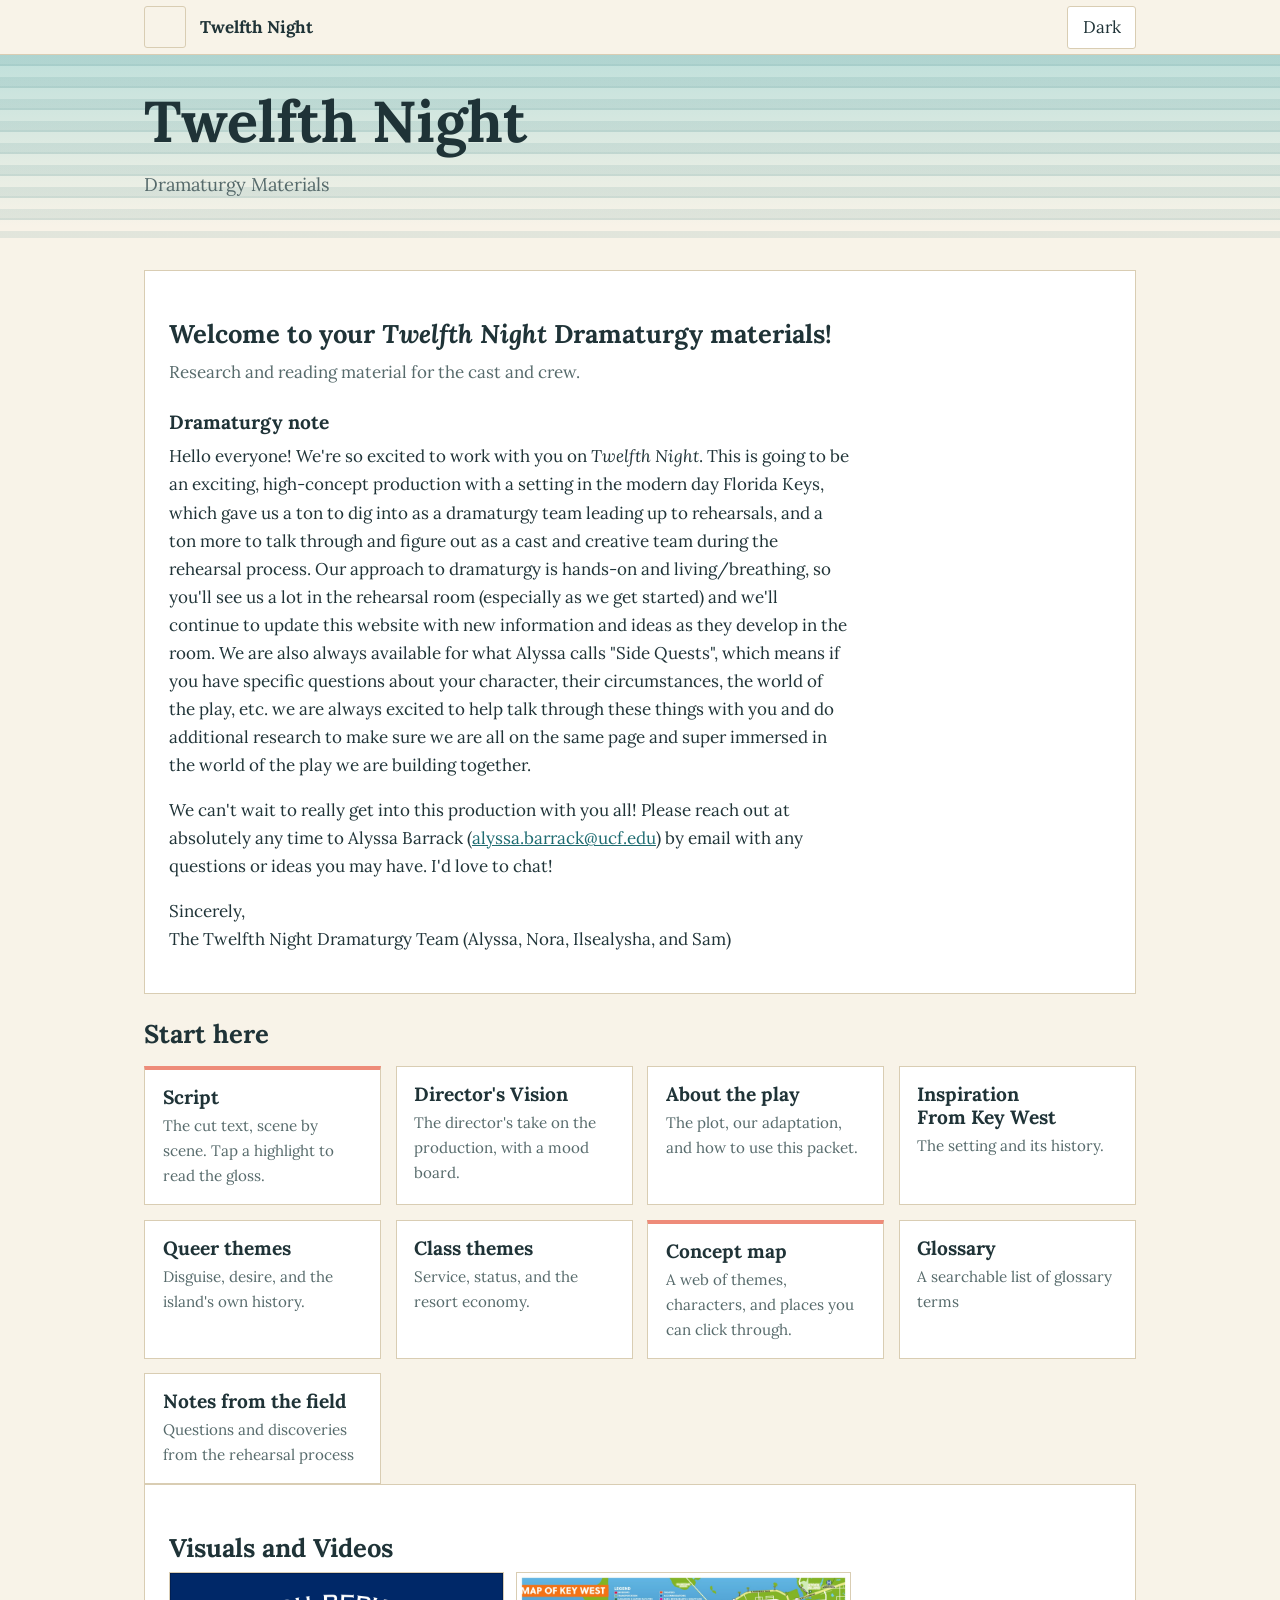
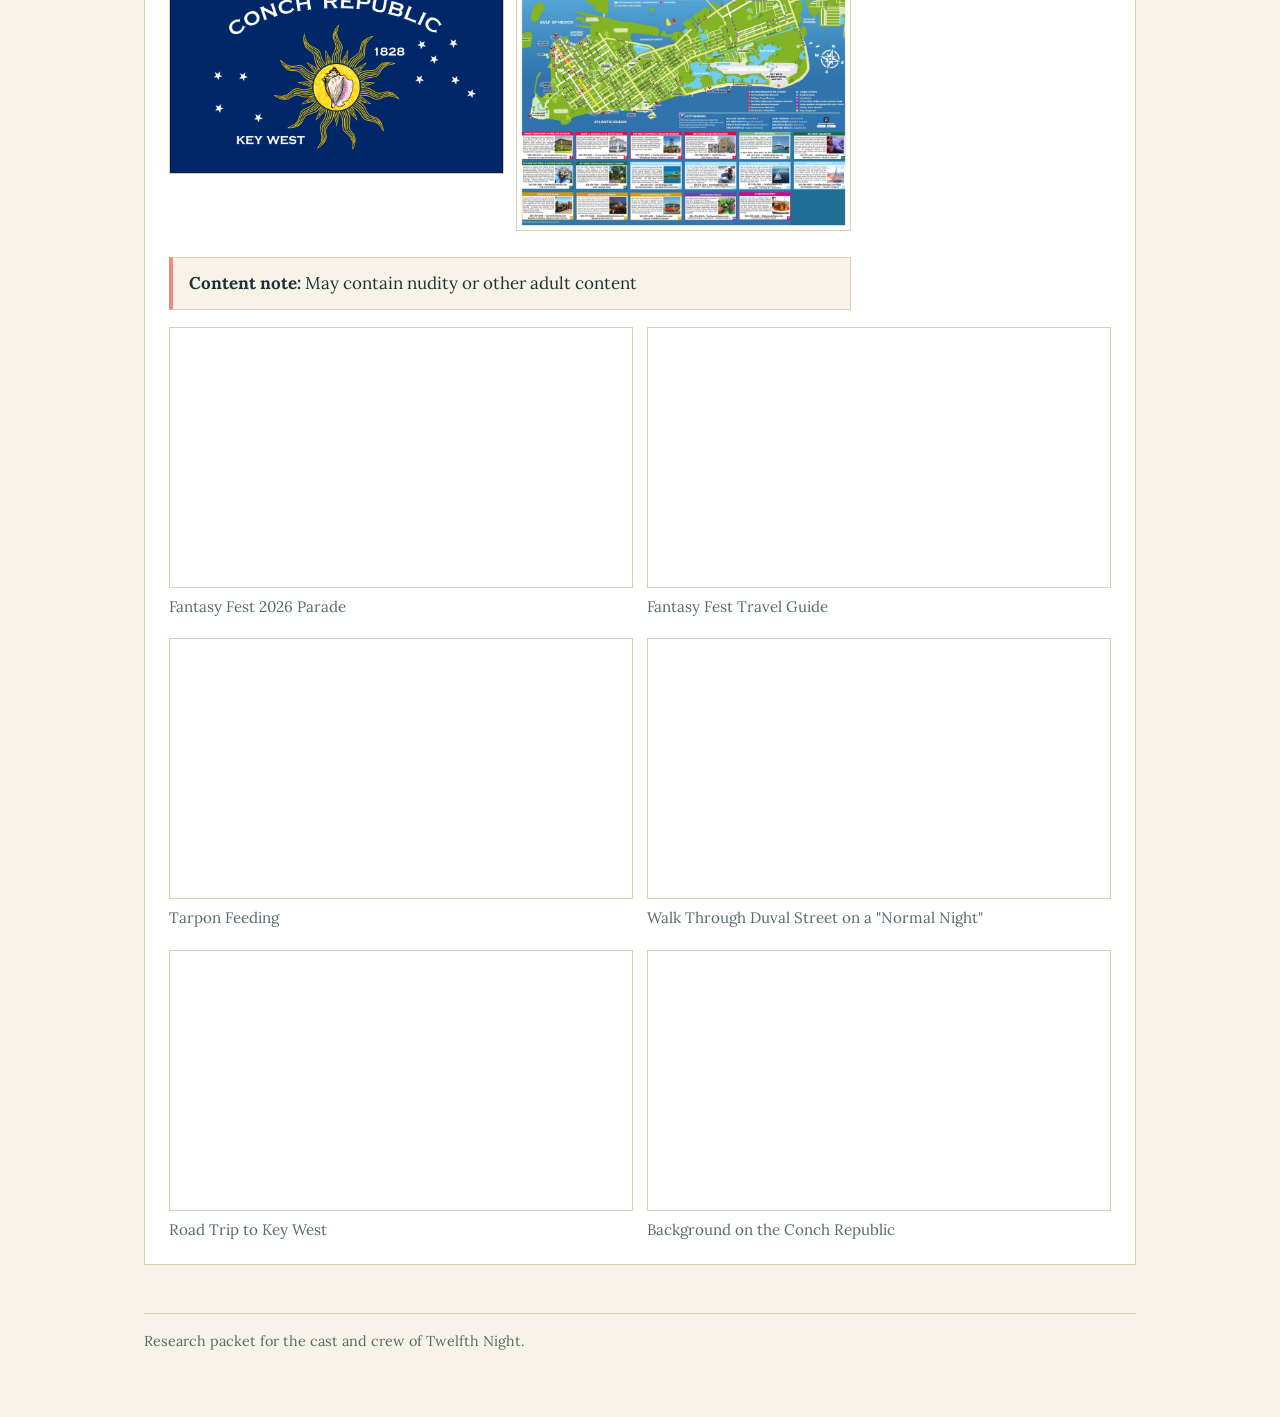
<file: index.html>
<!doctype html>
<html lang="en">
<head>
<meta charset="utf-8">
<meta name="viewport" content="width=device-width, initial-scale=1, viewport-fit=cover">
<title>Twelfth Night</title>
<link rel="preconnect" href="https://fonts.googleapis.com">
<link rel="preconnect" href="https://fonts.gstatic.com" crossorigin>
<link rel="stylesheet" href="https://fonts.googleapis.com/css2?family=Lora:ital,wght@0,400;0,600;0,700;1,400&display=swap">
<link rel="stylesheet" href="assets/style.css">
</head>
<body data-page="index.html">
<header class="hero">
  <svg id="lights" aria-hidden="true"></svg>
  <div class="in">
    <h1>Twelfth Night</h1>
    <p class="sub">Dramaturgy Materials</p>
  </div>
</header>
<main id="main">

  <section class="panel prose">
    <h2>Welcome to your <i>Twelfth Night</i> Dramaturgy materials!</h2>
    <p class="muted">Research and reading material for the cast and crew.</p>
    <h3>Dramaturgy note</h3>
    <p>Hello everyone! We're so excited to work with you on <em>Twelfth Night</em>. This is going to be an exciting, high-concept production with a setting in the modern day Florida Keys, which gave us a ton to dig into as a dramaturgy team leading up to rehearsals, and a ton more to talk through and figure out as a cast and creative team during the rehearsal process. Our approach to dramaturgy is hands-on and living/breathing, so you'll see us a lot in the rehearsal room (especially as we get started) and we'll continue to update this website with new information and ideas as they develop in the room. We are also always available for what Alyssa calls "Side Quests", which means if you have specific questions about your character, their circumstances, the world of the play, etc. we are always excited to help talk through these things with you and do additional research to make sure we are all on the same page and super immersed in the world of the play we are building together.</p>
    <p>We can't wait to really get into this production with you all! Please reach out at absolutely any time to Alyssa Barrack (<a href="mailto:alyssa.barrack@ucf.edu">alyssa.barrack@ucf.edu</a>) by email with any questions or ideas you may have. I'd love to chat!</p>
    <p>Sincerely,<br>The Twelfth Night Dramaturgy Team (Alyssa, Nora, Ilsealysha, and Sam)</p>
  </section>
  <section>
    <h2>Start here</h2>
    <ul class="cards">
      <li class="pop"><a href="script.html"><h3>Script</h3><p>The cut text, scene by scene. Tap a highlight to read the gloss.</p></a></li>
      <li><a href="directors-vision.html"><h3>Director's Vision</h3><p>The director's take on the production, with a mood board.</p></a></li>
      <li><a href="about.html"><h3>About the play</h3><p>The plot, our adaptation, and how to use this packet.</p></a></li>
      <li><a href="key-west.html"><h3>Inspiration From Key West</h3><p>The setting and its history.</p></a></li>
      <li><a href="queer-themes.html"><h3>Queer themes</h3><p>Disguise, desire, and the island's own history.</p></a></li>
      <li><a href="class-themes.html"><h3>Class themes</h3><p>Service, status, and the resort economy.</p></a></li>
      <li class="pop"><a href="concept-map.html"><h3>Concept map</h3><p>A web of themes, characters, and places you can click through.</p></a></li>
      <li><a href="glossary.html"><h3>Glossary</h3><p>A searchable list of glossary terms</p></a></li>
      <li><a href="notes.html"><h3>Notes from the field</h3><p>Questions and discoveries from the rehearsal process</p></a></li>
    </ul>
  </section>
  <section class="panel prose" id="visuals">
    <h2>Visuals and Videos</h2>
    <!-- IMAGES: one <li> per image, same as the Director's Vision page. Change the file name and the alt text (a short description for screen readers). -->
    <ul class="vision-grid natural">
      <li><button type="button"><img src="img/visuals/conch-republic-flag.webp" alt="The Conch Republic flag of Key West: a gold sunburst around a conch shell on a navy field, with the words Conch Republic, 1828, and Key West and a scattering of white stars." width="1920" height="1152" loading="lazy"></button></li>
      <li><button type="button"><img src="img/visuals/key-west-map.jpg" alt="An illustrated tourist map of Key West, showing the island's streets, beaches, and numbered attractions, with a key to the map at the top and attraction listings below." width="1800" height="1391" loading="lazy"></button></li>
    </ul>
    <p class="note"><strong>Content note:</strong> May contain nudity or other adult content</p>
    <div class="vidgrid">
    <figure>
      <div class="embed"><iframe src="https://www.youtube-nocookie.com/embed/nuZ8A3t3wos" title="Fantasy Fest 2026 Parade" loading="lazy" allow="encrypted-media; picture-in-picture; fullscreen" referrerpolicy="strict-origin-when-cross-origin" allowfullscreen></iframe></div>
      <figcaption>Fantasy Fest 2026 Parade</figcaption>
    </figure>
    <figure>
      <div class="embed"><iframe src="https://www.youtube-nocookie.com/embed/G4PIMtGFm98" title="Fantasy Fest Travel Guide" loading="lazy" allow="encrypted-media; picture-in-picture; fullscreen" referrerpolicy="strict-origin-when-cross-origin" allowfullscreen></iframe></div>
      <figcaption>Fantasy Fest Travel Guide</figcaption>
    </figure>
    <figure>
      <div class="embed"><iframe src="https://www.youtube-nocookie.com/embed/ugKH9EWsUCY" title="Tarpon Feeding" loading="lazy" allow="encrypted-media; picture-in-picture; fullscreen" referrerpolicy="strict-origin-when-cross-origin" allowfullscreen></iframe></div>
      <figcaption>Tarpon Feeding</figcaption>
    </figure>
    <figure>
      <div class="embed"><iframe src="https://www.youtube-nocookie.com/embed/YI0FChfzwso" title="Walk Through Duval Street on a &quot;Normal Night&quot;" loading="lazy" allow="encrypted-media; picture-in-picture; fullscreen" referrerpolicy="strict-origin-when-cross-origin" allowfullscreen></iframe></div>
      <figcaption>Walk Through Duval Street on a "Normal Night"</figcaption>
    </figure>
    <figure>
      <div class="embed"><iframe src="https://www.youtube-nocookie.com/embed/aaDvZfFoE5o" title="Road Trip to Key West" loading="lazy" allow="encrypted-media; picture-in-picture; fullscreen" referrerpolicy="strict-origin-when-cross-origin" allowfullscreen></iframe></div>
      <figcaption>Road Trip to Key West</figcaption>
    </figure>
    <figure>
      <div class="embed"><iframe src="https://www.youtube-nocookie.com/embed/RACnN0izfBk" title="Background on the Conch Republic" loading="lazy" allow="encrypted-media; picture-in-picture; fullscreen" referrerpolicy="strict-origin-when-cross-origin" allowfullscreen></iframe></div>
      <figcaption>Background on the Conch Republic</figcaption>
    </figure>
    </div>
  </section>
</main>
<div class="vbox" id="vbox" role="dialog" aria-modal="true" aria-label="Image" hidden>
  <button type="button" class="vclose" aria-label="Close">&times;</button>
  <button type="button" class="vprev" aria-label="Previous image">&#8249;</button>
  <figure><img alt=""><p class="vcount" aria-live="polite"></p></figure>
  <button type="button" class="vnext" aria-label="Next image">&#8250;</button>
</div>
<script src="assets/site.js"></script>
<script src="assets/vision.js"></script>

</body>
</html>
</file>
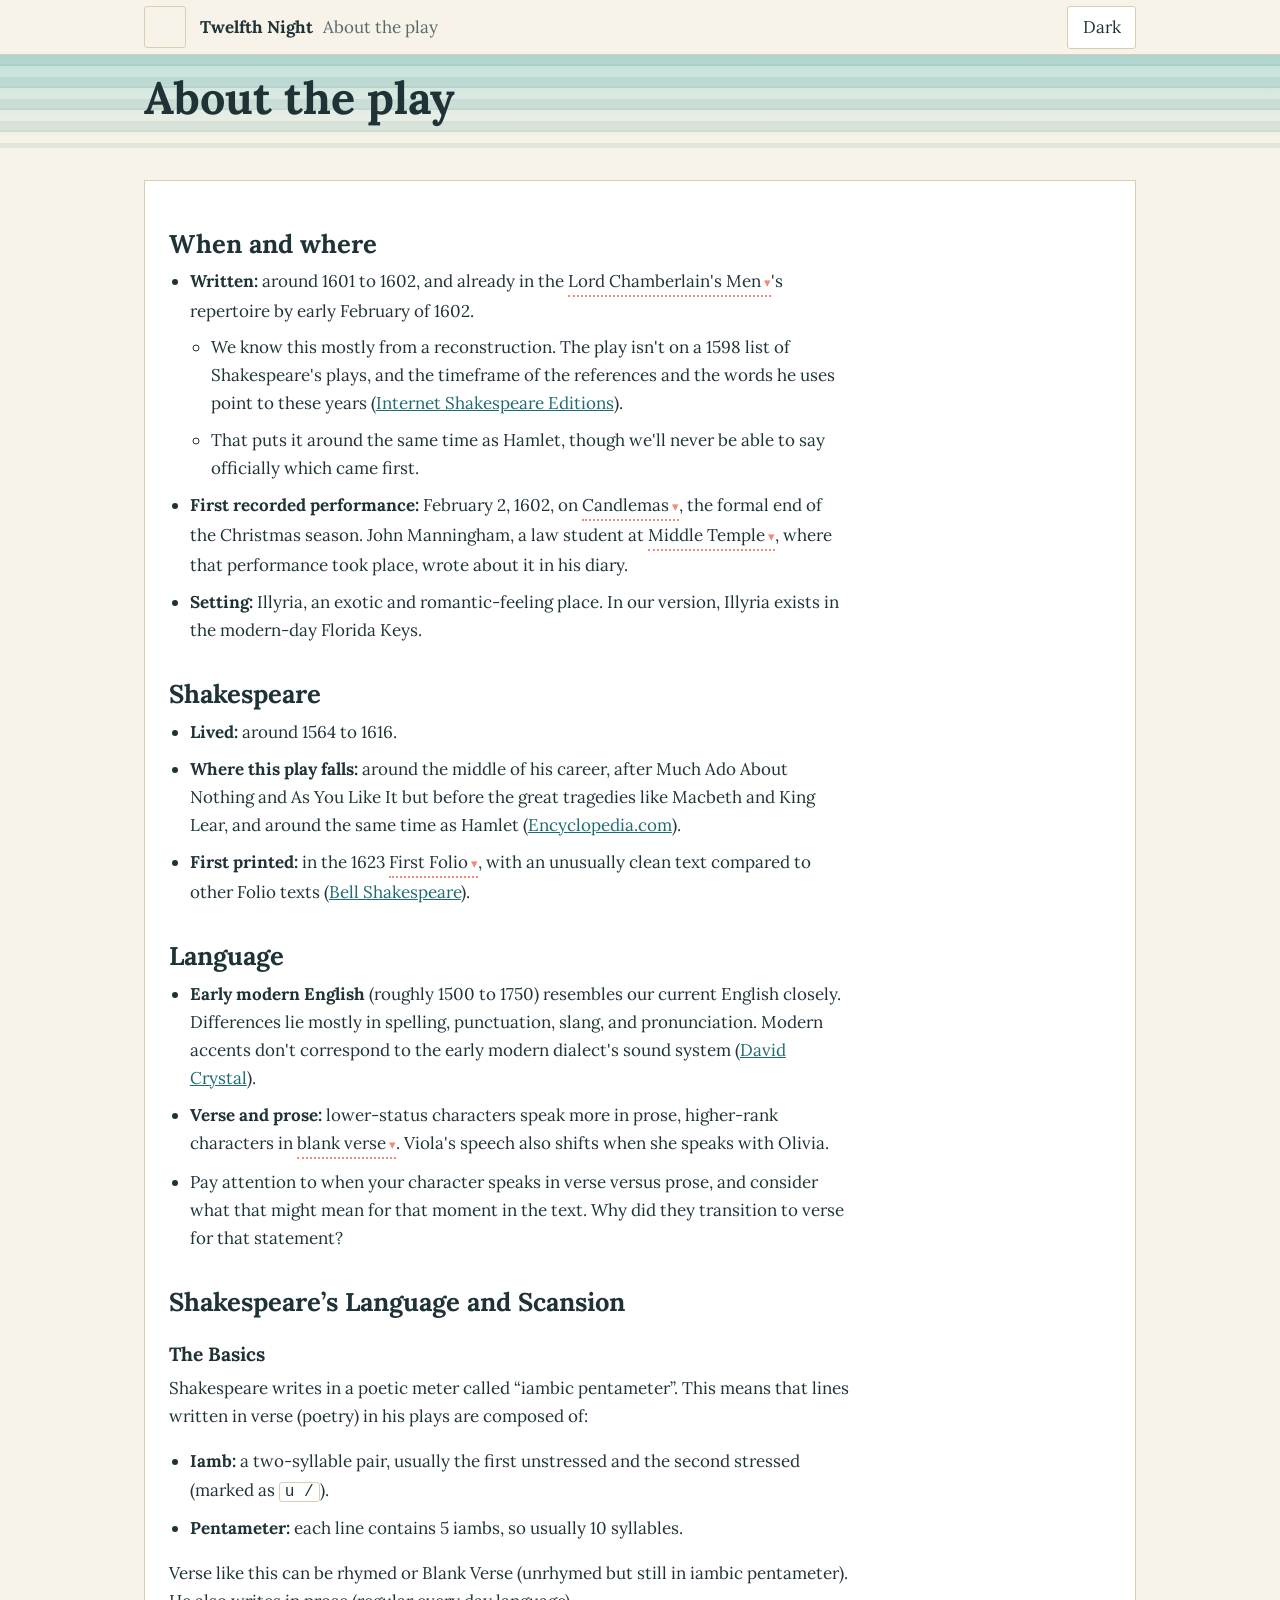
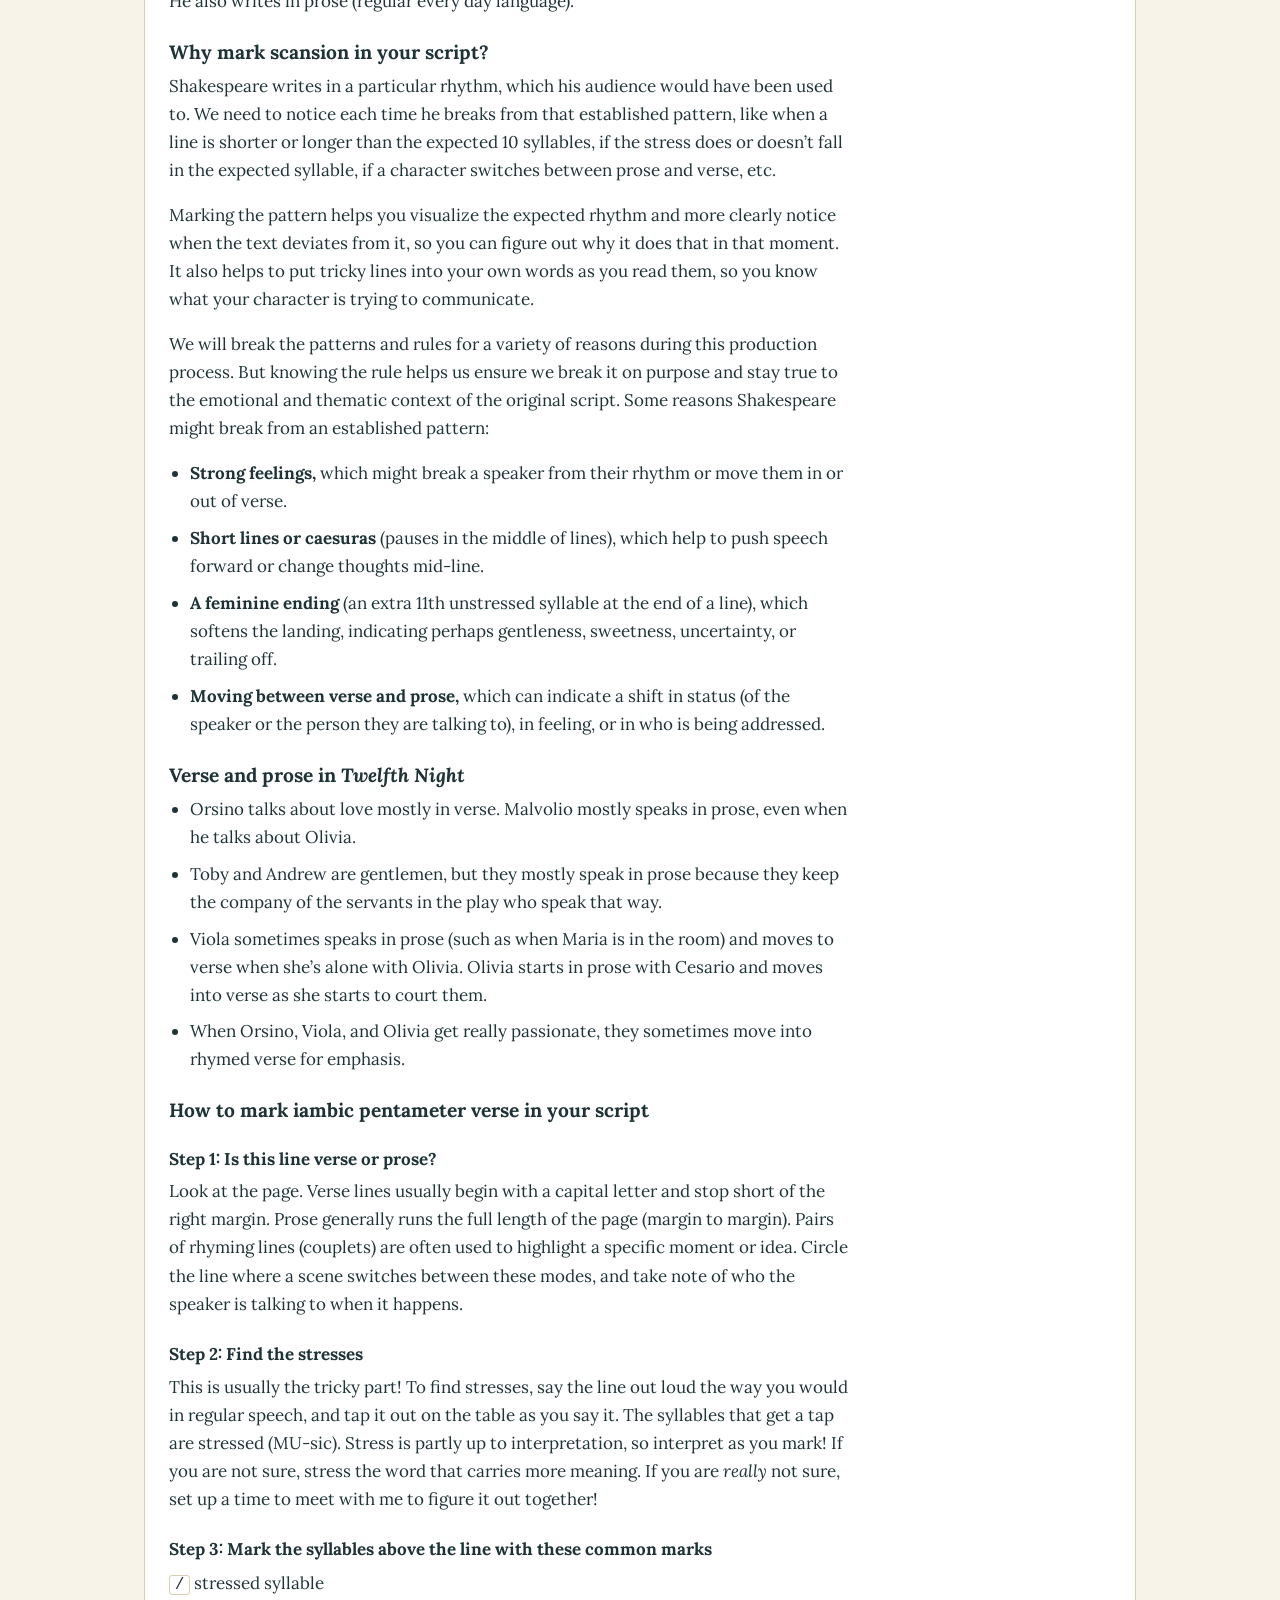
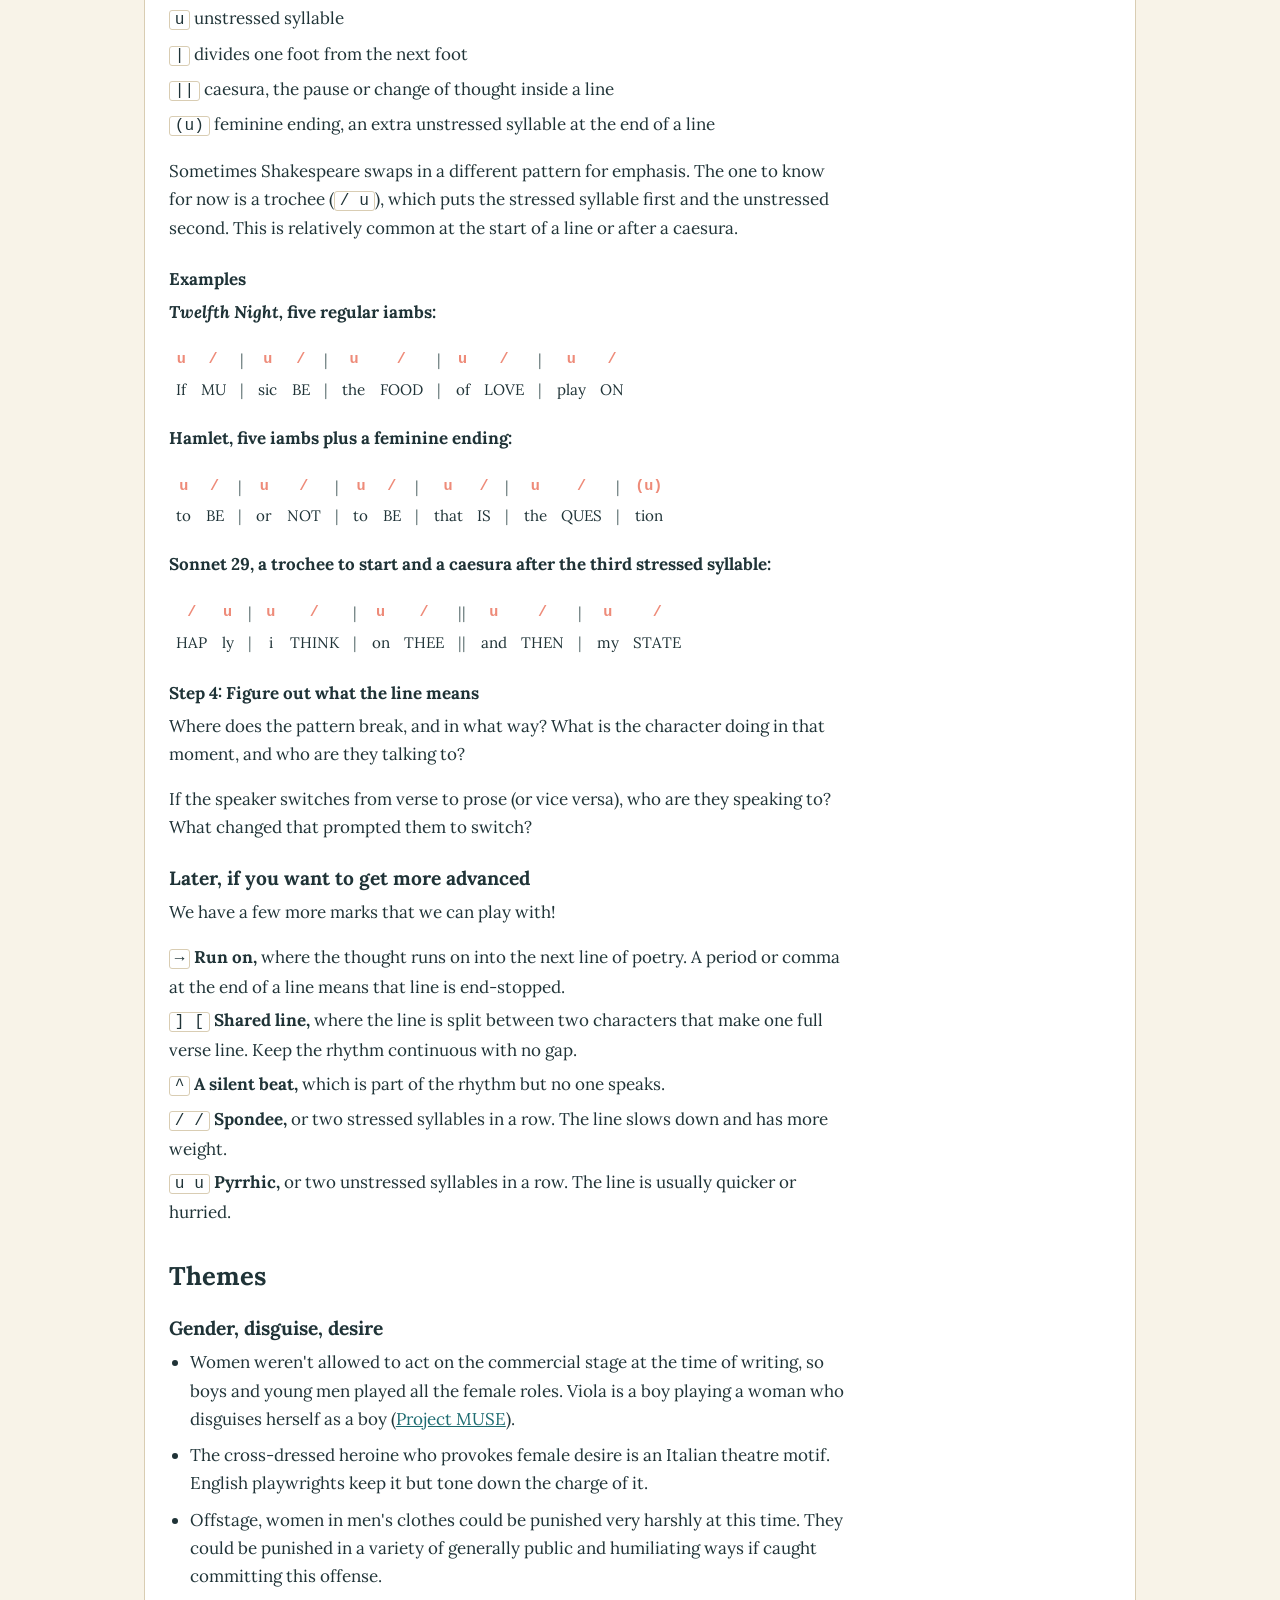
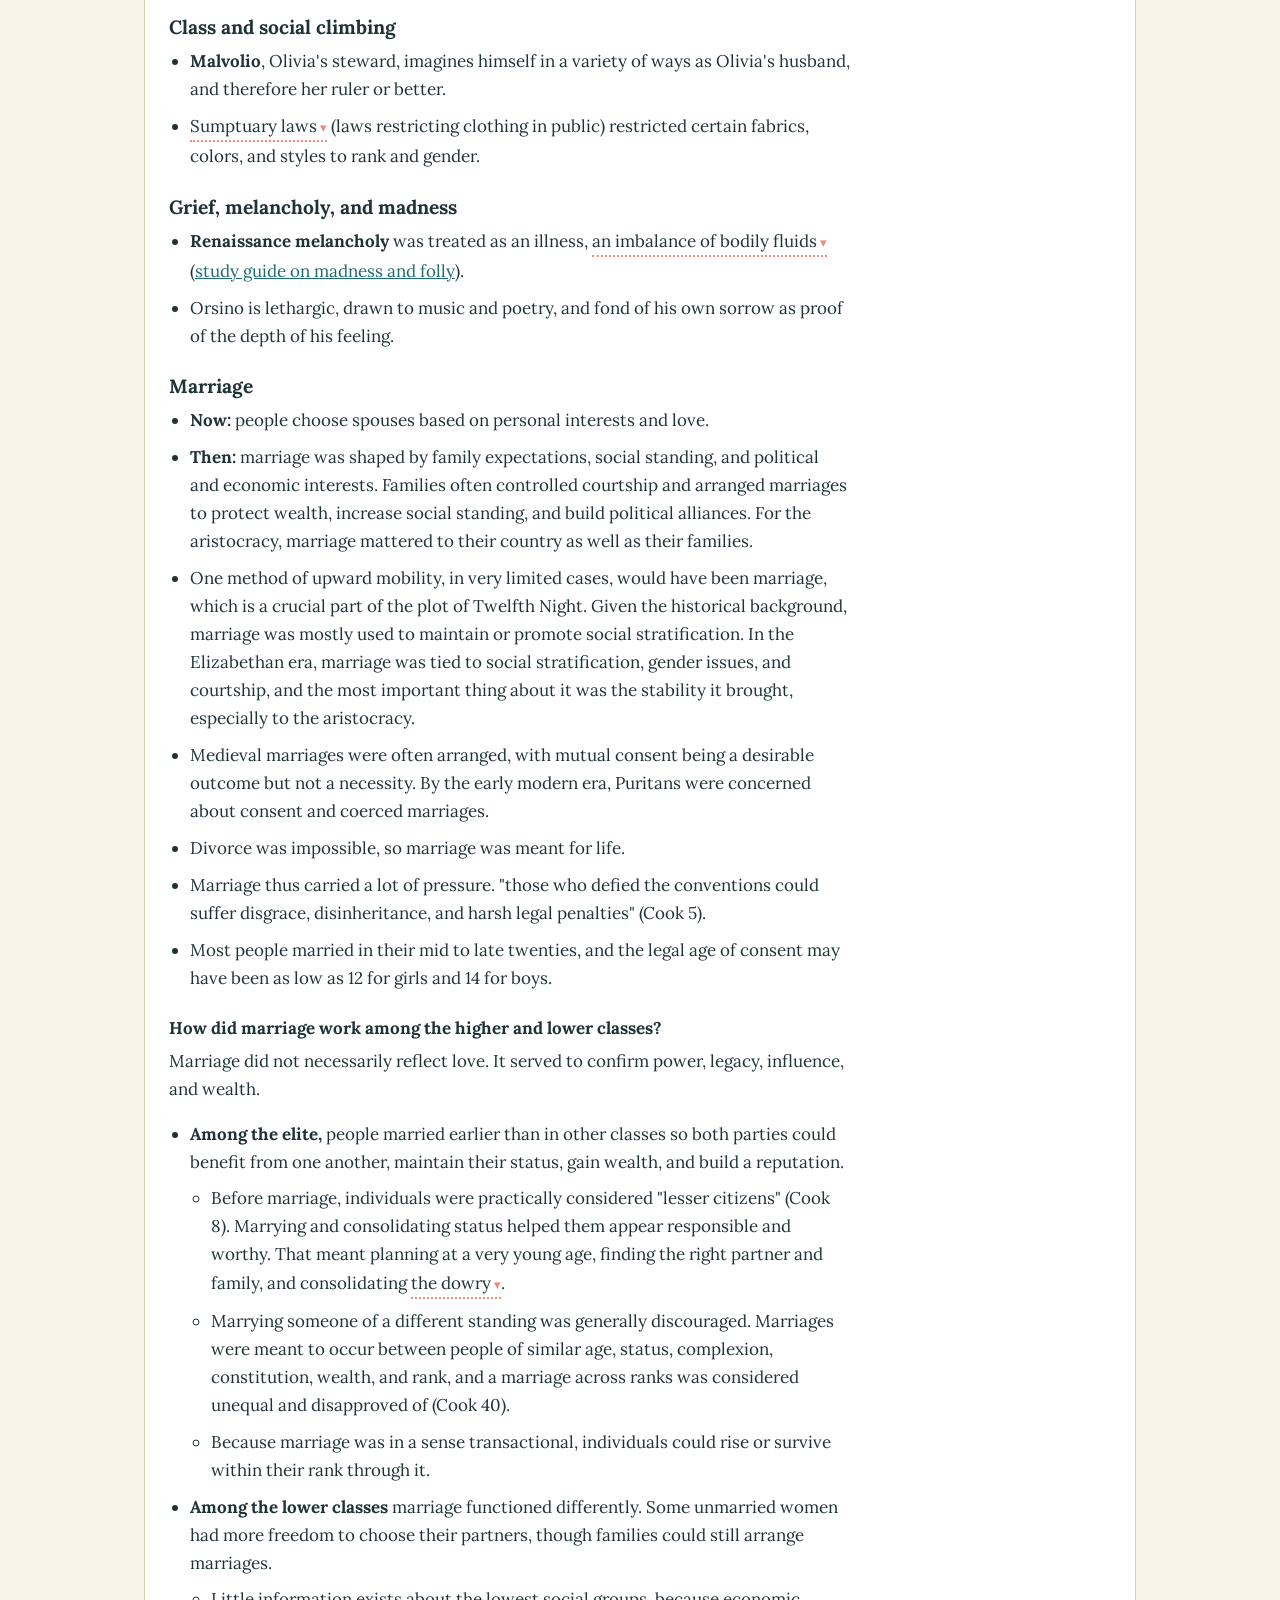
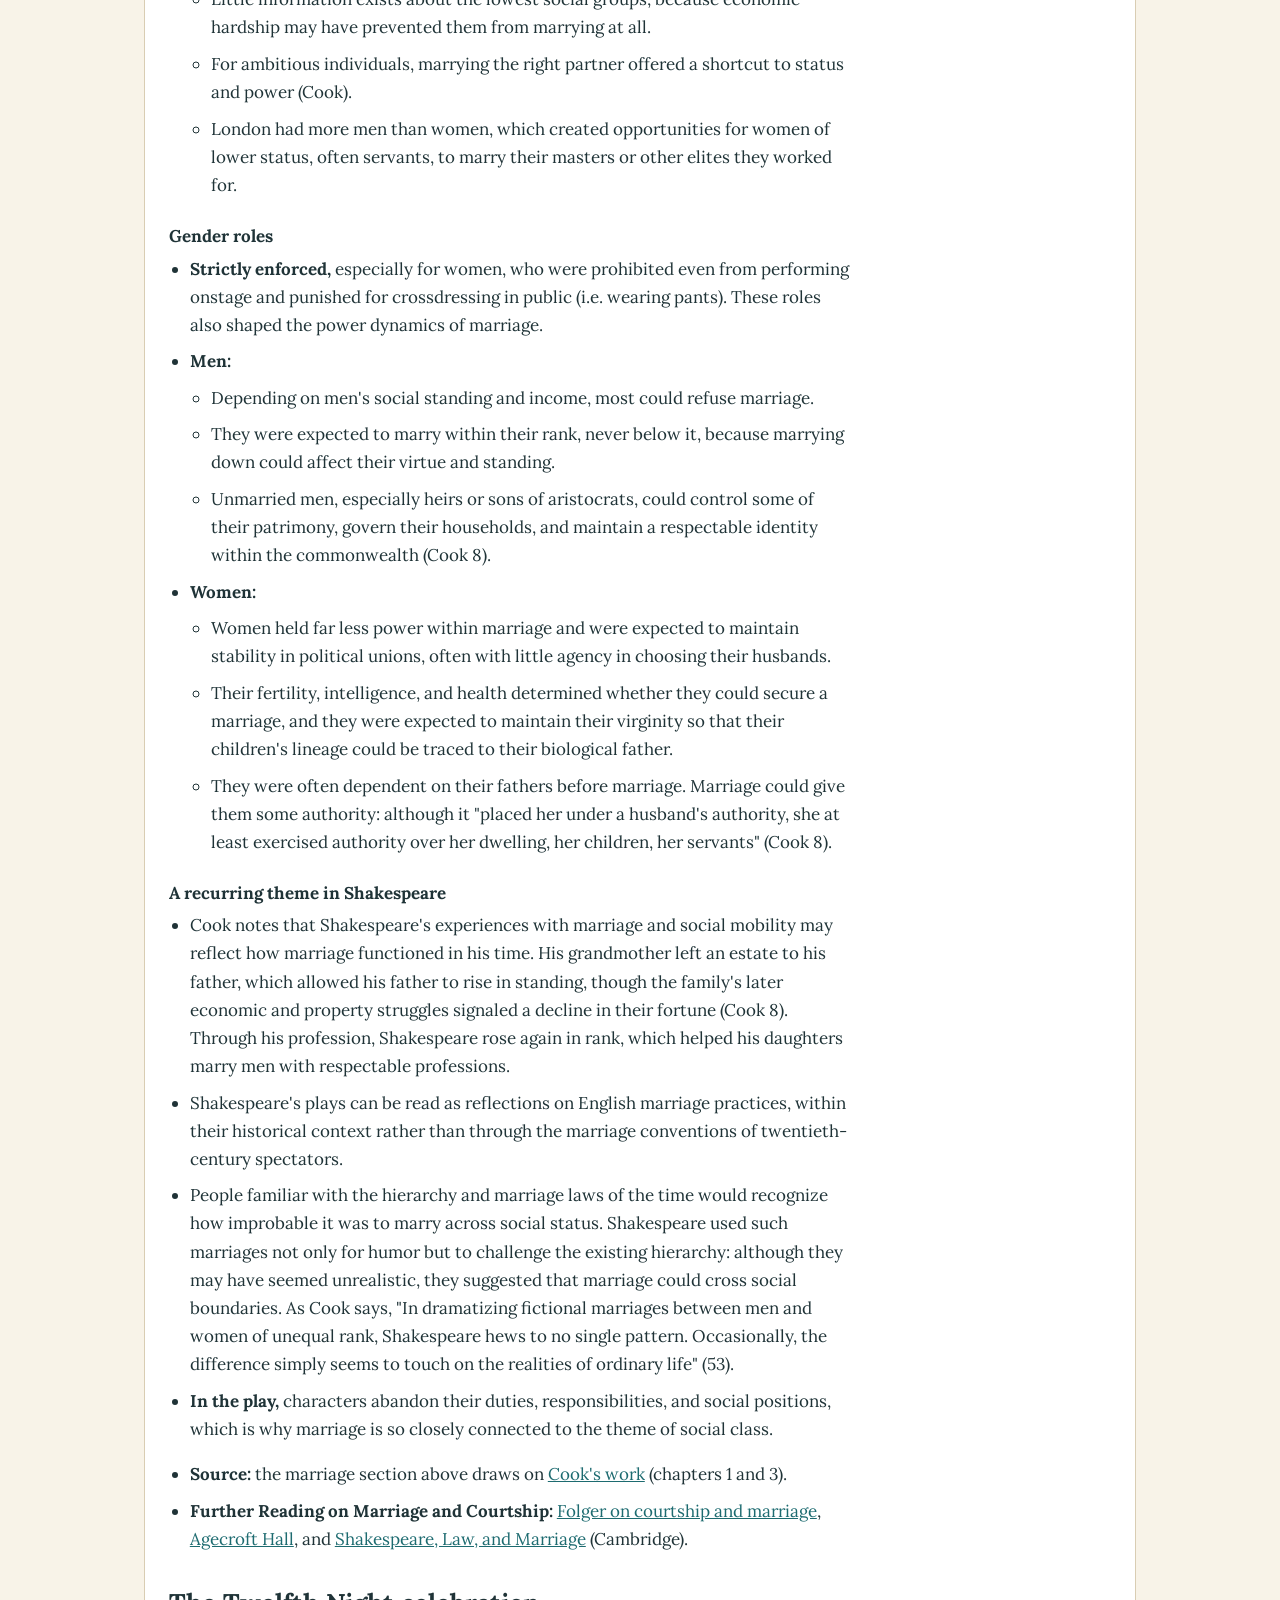
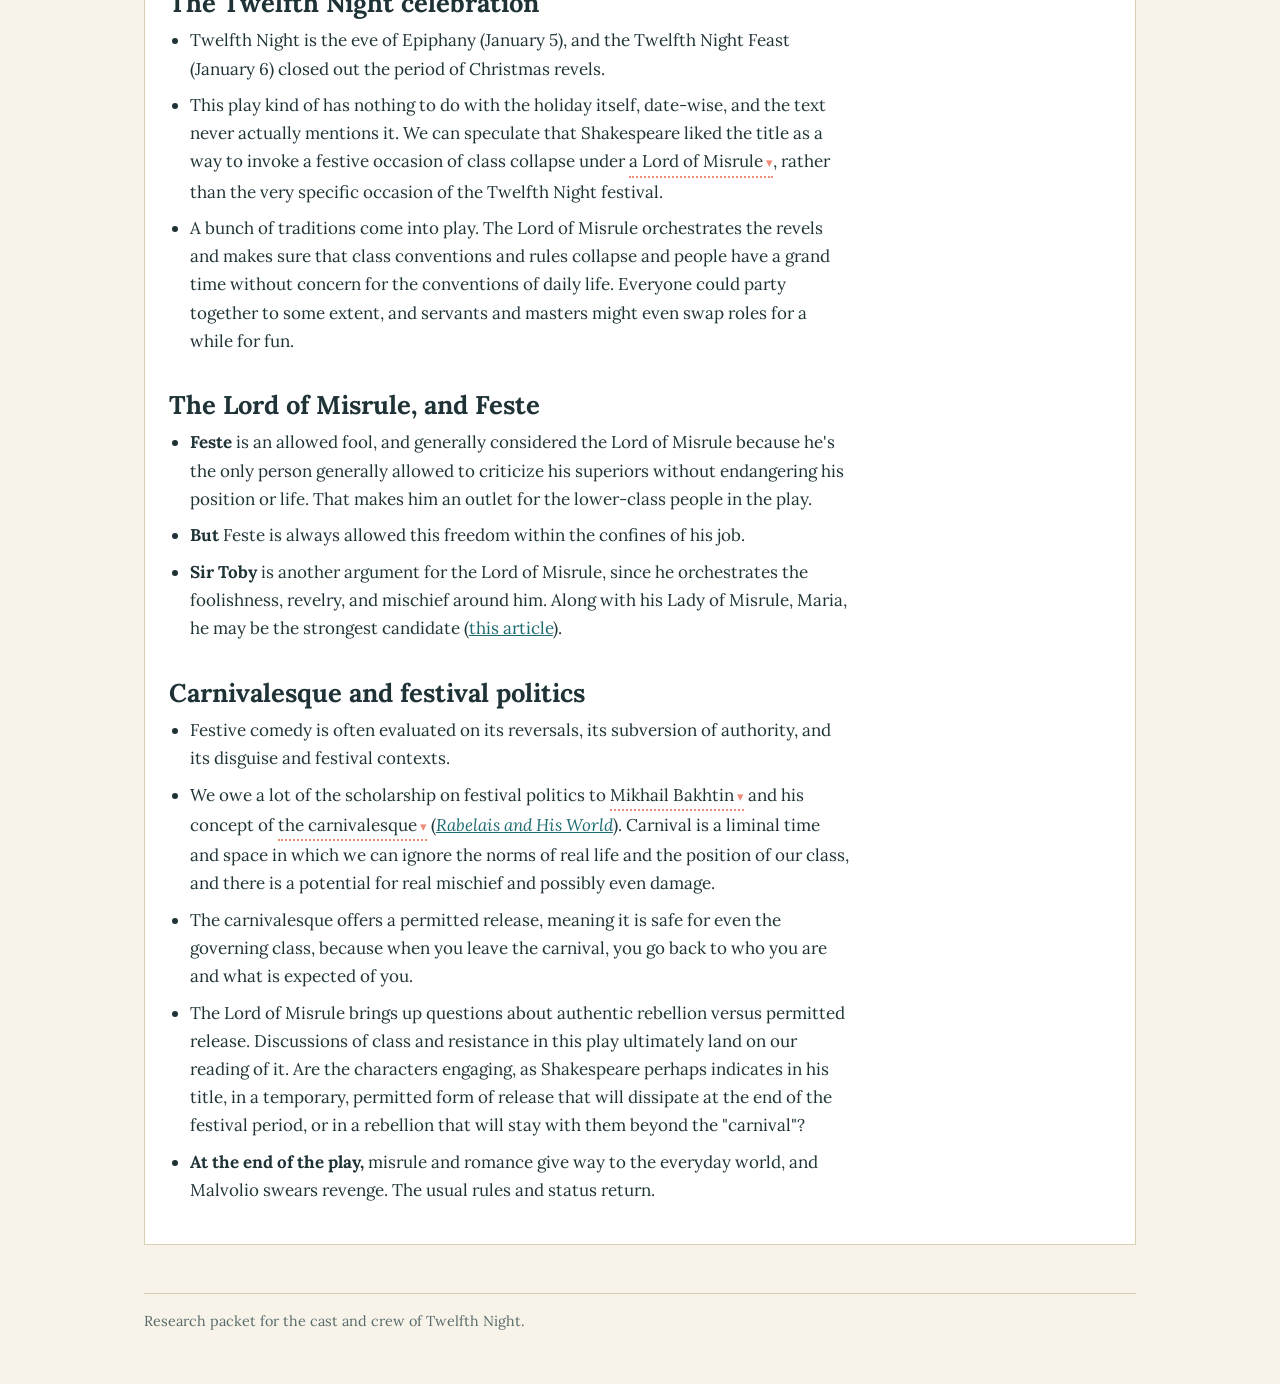
<file: about.html>
<!doctype html>
<html lang="en">
<head>
<meta charset="utf-8">
<meta name="viewport" content="width=device-width, initial-scale=1, viewport-fit=cover">
<title>About the play | Twelfth Night</title>
<link rel="preconnect" href="https://fonts.googleapis.com">
<link rel="preconnect" href="https://fonts.gstatic.com" crossorigin>
<link rel="stylesheet" href="https://fonts.googleapis.com/css2?family=Lora:ital,wght@0,400;0,600;0,700;1,400&display=swap">
<link rel="stylesheet" href="assets/style.css">
</head>
<body data-page="about.html">
<header class="hero small">
  <svg id="lights" aria-hidden="true"></svg>
  <div class="in">
    <h1>About the play</h1>
  </div>
</header>
<main id="main">
  <section class="panel prose">
<h2>When and where</h2>
<ul>
<li><strong>Written:</strong> around 1601 to 1602, and already in the <button type="button" class="dd" data-title="Lord Chamberlain's Men" data-def="An English playing company founded around 1594. Shakespeare was one of its eight sharers and wrote most of its repertory." data-src="Wikipedia" data-url="https://en.wikipedia.org/wiki/Lord_Chamberlain%27s_Men">Lord Chamberlain's Men</button>'s repertoire by early February of 1602.<ul>
<li>We know this mostly from a reconstruction. The play isn't on a 1598 list of Shakespeare's plays, and the timeframe of the references and the words he uses point to these years (<a href="https://hcmc.uvic.ca/eol/internetshakespeare.uvic.ca/doc/TN_GenIntro/section/2.%20Critical%20Issues/index.html" target="_blank" rel="noopener">Internet Shakespeare Editions</a>).</li>
<li>That puts it around the same time as Hamlet, though we'll never be able to say officially which came first.</li>
</ul>
</li>
<li><strong>First recorded performance:</strong> February 2, 1602, on <button type="button" class="dd" data-title="Candlemas" data-def="A Christian feast observed on February 2, forty days after Christmas. It traditionally marks the end of the Christmas and Epiphany season." data-src="Wikipedia" data-url="https://en.wikipedia.org/wiki/Candlemas">Candlemas</button>, the formal end of the Christmas season. John Manningham, a law student at <button type="button" class="dd" data-title="Middle Temple" data-def="One of the four Inns of Court in London, professional societies that admit people as barristers and support new lawyers through training." data-src="Wikipedia" data-url="https://en.wikipedia.org/wiki/Middle_Temple">Middle Temple</button>, where that performance took place, wrote about it in his diary.</li>
<li><strong>Setting:</strong> Illyria, an exotic and romantic-feeling place. In our version, Illyria exists in the modern-day Florida Keys.</li>
</ul>
<h2>Shakespeare</h2>
<ul>
<li><strong>Lived:</strong> around 1564 to 1616.</li>
<li><strong>Where this play falls:</strong> around the middle of his career, after Much Ado About Nothing and As You Like It but before the great tragedies like Macbeth and King Lear, and around the same time as Hamlet (<a href="https://www.encyclopedia.com/philosophy-and-religion/christianity/christianity-general/twelfth-night#TwelfthNight" target="_blank" rel="noopener">Encyclopedia.com</a>).</li>
<li><strong>First printed:</strong> in the 1623 <button type="button" class="dd" data-title="First Folio" data-def="The 1623 collection of 36 of Shakespeare's plays, 18 of them never printed before, compiled by his colleagues John Heminges and Henry Condell." data-src="Wikipedia" data-url="https://en.wikipedia.org/wiki/First_Folio">First Folio</button>, with an unusually clean text compared to other Folio texts (<a href="https://www.bellshakespeare.com.au/historical-background-2" target="_blank" rel="noopener">Bell Shakespeare</a>).</li>
</ul>
<h2>Language</h2>
<ul>
<li><strong>Early modern English</strong> (roughly 1500 to 1750) resembles our current English closely. Differences lie mostly in spelling, punctuation, slang, and pronunciation. Modern accents don't correspond to the early modern dialect's sound system (<a href="https://davidcrystal.com/Files/BooksAndArticles/-4252.pdf" target="_blank" rel="noopener">David Crystal</a>).</li>
<li><strong>Verse and prose:</strong> lower-status characters speak more in prose, higher-rank characters in <button type="button" class="dd" data-title="blank verse" data-def="Unrhymed poetry in a regular meter, most often iambic pentameter." data-src="Wikipedia" data-url="https://en.wikipedia.org/wiki/Blank_verse">blank verse</button>. Viola's speech also shifts when she speaks with Olivia.</li>
<li>Pay attention to when your character speaks in verse versus prose, and consider what that might mean for that moment in the text. Why did they transition to verse for that statement?</li>
</ul>
<h2 id="scansion">Shakespeare’s Language and Scansion</h2>
<h3>The Basics</h3>
<p>Shakespeare writes in a poetic meter called “iambic pentameter”. This means that lines written in verse (poetry) in his plays are composed of:</p>
<ul>
<li><strong>Iamb:</strong> a two-syllable pair, usually the first unstressed and the second stressed (marked as <code>u /</code>).</li>
<li><strong>Pentameter:</strong> each line contains 5 iambs, so usually 10 syllables.</li>
</ul>
<p>Verse like this can be rhymed or Blank Verse (unrhymed but still in iambic pentameter). He also writes in prose (regular every day language).</p>
<h3>Why mark scansion in your script?</h3>
<p>Shakespeare writes in a particular rhythm, which his audience would have been used to. We need to notice each time he breaks from that established pattern, like when a line is shorter or longer than the expected 10 syllables, if the stress does or doesn’t fall in the expected syllable, if a character switches between prose and verse, etc.</p>
<p>Marking the pattern helps you visualize the expected rhythm and more clearly notice when the text deviates from it, so you can figure out why it does that in that moment. It also helps to put tricky lines into your own words as you read them, so you know what your character is trying to communicate.</p>
<p>We will break the patterns and rules for a variety of reasons during this production process. But knowing the rule helps us ensure we break it on purpose and stay true to the emotional and thematic context of the original script. Some reasons Shakespeare might break from an established pattern:</p>
<ul>
<li><strong>Strong feelings,</strong> which might break a speaker from their rhythm or move them in or out of verse.</li>
<li><strong>Short lines or caesuras</strong> (pauses in the middle of lines), which help to push speech forward or change thoughts mid-line.</li>
<li><strong>A feminine ending</strong> (an extra 11th unstressed syllable at the end of a line), which softens the landing, indicating perhaps gentleness, sweetness, uncertainty, or trailing off.</li>
<li><strong>Moving between verse and prose,</strong> which can indicate a shift in status (of the speaker or the person they are talking to), in feeling, or in who is being addressed.</li>
</ul>
<h3>Verse and prose in <em>Twelfth Night</em></h3>
<ul>
<li>Orsino talks about love mostly in verse. Malvolio mostly speaks in prose, even when he talks about Olivia.</li>
<li>Toby and Andrew are gentlemen, but they mostly speak in prose because they keep the company of the servants in the play who speak that way.</li>
<li>Viola sometimes speaks in prose (such as when Maria is in the room) and moves to verse when she’s alone with Olivia. Olivia starts in prose with Cesario and moves into verse as she starts to court them.</li>
<li>When Orsino, Viola, and Olivia get really passionate, they sometimes move into rhymed verse for emphasis.</li>
</ul>
<h3>How to mark iambic pentameter verse in your script</h3>
<p class="sublabel">Step 1: Is this line verse or prose?</p>
<p>Look at the page. Verse lines usually begin with a capital letter and stop short of the right margin. Prose generally runs the full length of the page (margin to margin). Pairs of rhyming lines (couplets) are often used to highlight a specific moment or idea. Circle the line where a scene switches between these modes, and take note of who the speaker is talking to when it happens.</p>
<p class="sublabel">Step 2: Find the stresses</p>
<p>This is usually the tricky part! To find stresses, say the line out loud the way you would in regular speech, and tap it out on the table as you say it. The syllables that get a tap are stressed (MU-sic). Stress is partly up to interpretation, so interpret as you mark! If you are not sure, stress the word that carries more meaning. If you are <em>really</em> not sure, set up a time to meet with me to figure it out together!</p>
<p class="sublabel">Step 3: Mark the syllables above the line with these common marks</p>
<ul class="marks">
<li><code>/</code> stressed syllable</li>
<li><code>u</code> unstressed syllable</li>
<li><code>|</code> divides one foot from the next foot</li>
<li><code>||</code> caesura, the pause or change of thought inside a line</li>
<li><code>(u)</code> feminine ending, an extra unstressed syllable at the end of a line</li>
</ul>
<p>Sometimes Shakespeare swaps in a different pattern for emphasis. The one to know for now is a trochee (<code>/ u</code>), which puts the stressed syllable first and the unstressed second. This is relatively common at the start of a line or after a caesura.</p>
<p class="sublabel">Examples</p>
<p><strong><em>Twelfth Night,</em> five regular iambs:</strong></p>
<div class="tablewrap"><table class="scan"><tbody><tr><td class="mk">u</td><td class="mk">/</td><td class="bar">|</td><td class="mk">u</td><td class="mk">/</td><td class="bar">|</td><td class="mk">u</td><td class="mk">/</td><td class="bar">|</td><td class="mk">u</td><td class="mk">/</td><td class="bar">|</td><td class="mk">u</td><td class="mk">/</td></tr><tr><td>If</td><td>MU</td><td class="bar">|</td><td>sic</td><td>BE</td><td class="bar">|</td><td>the</td><td>FOOD</td><td class="bar">|</td><td>of</td><td>LOVE</td><td class="bar">|</td><td>play</td><td>ON</td></tr></tbody></table></div>
<p><strong>Hamlet, five iambs plus a feminine ending:</strong></p>
<div class="tablewrap"><table class="scan"><tbody><tr><td class="mk">u</td><td class="mk">/</td><td class="bar">|</td><td class="mk">u</td><td class="mk">/</td><td class="bar">|</td><td class="mk">u</td><td class="mk">/</td><td class="bar">|</td><td class="mk">u</td><td class="mk">/</td><td class="bar">|</td><td class="mk">u</td><td class="mk">/</td><td class="bar">|</td><td class="mk">(u)</td></tr><tr><td>to</td><td>BE</td><td class="bar">|</td><td>or</td><td>NOT</td><td class="bar">|</td><td>to</td><td>BE</td><td class="bar">|</td><td>that</td><td>IS</td><td class="bar">|</td><td>the</td><td>QUES</td><td class="bar">|</td><td>tion</td></tr></tbody></table></div>
<p><strong>Sonnet 29, a trochee to start and a caesura after the third stressed syllable:</strong></p>
<div class="tablewrap"><table class="scan"><tbody><tr><td class="mk">/</td><td class="mk">u</td><td class="bar">|</td><td class="mk">u</td><td class="mk">/</td><td class="bar">|</td><td class="mk">u</td><td class="mk">/</td><td class="bar">||</td><td class="mk">u</td><td class="mk">/</td><td class="bar">|</td><td class="mk">u</td><td class="mk">/</td></tr><tr><td>HAP</td><td>ly</td><td class="bar">|</td><td>i</td><td>THINK</td><td class="bar">|</td><td>on</td><td>THEE</td><td class="bar">||</td><td>and</td><td>THEN</td><td class="bar">|</td><td>my</td><td>STATE</td></tr></tbody></table></div>
<p class="sublabel">Step 4: Figure out what the line means</p>
<p>Where does the pattern break, and in what way? What is the character doing in that moment, and who are they talking to?</p>
<p>If the speaker switches from verse to prose (or vice versa), who are they speaking to? What changed that prompted them to switch?</p>
<h3>Later, if you want to get more advanced</h3>
<p>We have a few more marks that we can play with!</p>
<ul class="marks">
<li><code>&rarr;</code> <strong>Run on,</strong> where the thought runs on into the next line of poetry. A period or comma at the end of a line means that line is end-stopped.</li>
<li><code>] [</code> <strong>Shared line,</strong> where the line is split between two characters that make one full verse line. Keep the rhythm continuous with no gap.</li>
<li><code>^</code> <strong>A silent beat,</strong> which is part of the rhythm but no one speaks.</li>
<li><code>/ /</code> <strong>Spondee,</strong> or two stressed syllables in a row. The line slows down and has more weight.</li>
<li><code>u u</code> <strong>Pyrrhic,</strong> or two unstressed syllables in a row. The line is usually quicker or hurried.</li>
</ul>
<h2>Themes</h2>
<h3>Gender, disguise, desire</h3>
<ul>
<li>Women weren't allowed to act on the commercial stage at the time of writing, so boys and young men played all the female roles. Viola is a boy playing a woman who disguises herself as a boy (<a href="https://muse.jhu.edu/article/34230" target="_blank" rel="noopener">Project MUSE</a>).</li>
<li>The cross-dressed heroine who provokes female desire is an Italian theatre motif. English playwrights keep it but tone down the charge of it.</li>
<li>Offstage, women in men's clothes could be punished very harshly at this time. They could be punished in a variety of generally public and humiliating ways if caught committing this offense.</li>
</ul>
<h3>Class and social climbing</h3>
<ul>
<li><strong>Malvolio</strong>, Olivia's steward, imagines himself in a variety of ways as Olivia's husband, and therefore her ruler or better.</li>
<li><button type="button" class="dd" data-title="sumptuary laws" data-def="Regulations that control what people may spend or consume, especially on clothing and luxury goods, often to reinforce social rank. A 1574 statute under Elizabeth I targeted &quot;the excess of apparel.&quot; These laws were widely ignored." data-src="Wikipedia" data-url="https://en.wikipedia.org/wiki/Sumptuary_law">Sumptuary laws</button> (laws restricting clothing in public) restricted certain fabrics, colors, and styles to rank and gender.</li>
</ul>
<h3>Grief, melancholy, and madness</h3>
<ul>
<li><strong>Renaissance melancholy</strong> was treated as an illness, <button type="button" class="dd" data-title="humorism" data-def="An ancient and medieval medical system holding that the body contains four fluids, or humors (blood, phlegm, yellow bile, and black bile), and that health depends on their balance. Black bile was linked to melancholy." data-src="Wikipedia" data-url="https://en.wikipedia.org/wiki/Humorism">an imbalance of bodily fluids</button> (<a href="https://www.bard.org/study-guides/madness-and-folly/" target="_blank" rel="noopener">study guide on madness and folly</a>).</li>
<li>Orsino is lethargic, drawn to music and poetry, and fond of his own sorrow as proof of the depth of his feeling.</li>
</ul>
<h3 id="marriage">Marriage</h3>
<ul>
<li><strong>Now:</strong> people choose spouses based on personal interests and love.</li>
<li><strong>Then:</strong> marriage was shaped by family expectations, social standing, and political and economic interests. Families often controlled courtship and arranged marriages to protect wealth, increase social standing, and build political alliances. For the aristocracy, marriage mattered to their country as well as their families.</li>
<li>One method of upward mobility, in very limited cases, would have been marriage, which is a crucial part of the plot of Twelfth Night. Given the historical background, marriage was mostly used to maintain or promote social stratification. In the Elizabethan era, marriage was tied to social stratification, gender issues, and courtship, and the most important thing about it was the stability it brought, especially to the aristocracy.</li>
<li>Medieval marriages were often arranged, with mutual consent being a desirable outcome but not a necessity. By the early modern era, Puritans were concerned about consent and coerced marriages.</li>
<li>Divorce was impossible, so marriage was meant for life.</li>
<li>Marriage thus carried a lot of pressure. "those who defied the conventions could suffer disgrace, disinheritance, and harsh legal penalties" (Cook 5).</li>
<li>Most people married in their mid to late twenties, and the legal age of consent may have been as low as 12 for girls and 14 for boys.</li>
</ul>
<p class="sublabel">How did marriage work among the higher and lower classes?</p>
<p>Marriage did not necessarily reflect love. It served to confirm power, legacy, influence, and wealth.</p>
<ul>
<li><strong>Among the elite,</strong> people married earlier than in other classes so both parties could benefit from one another, maintain their status, gain wealth, and build a reputation.<ul>
<li>Before marriage, individuals were practically considered "lesser citizens" (Cook 8). Marrying and consolidating status helped them appear responsible and worthy. That meant planning at a very young age, finding the right partner and family, and consolidating <button type="button" class="dd" data-title="dowry" data-def="The wealth, such as land, money, or goods, that a bride's family hands over to the groom or his family when the marriage takes place." data-src="Wikipedia" data-url="https://en.wikipedia.org/wiki/Dowry">the dowry</button>.</li>
<li>Marrying someone of a different standing was generally discouraged. Marriages were meant to occur between people of similar age, status, complexion, constitution, wealth, and rank, and a marriage across ranks was considered unequal and disapproved of (Cook 40).</li>
<li>Because marriage was in a sense transactional, individuals could rise or survive within their rank through it.</li>
</ul>
</li>
<li><strong>Among the lower classes</strong> marriage functioned differently. Some unmarried women had more freedom to choose their partners, though families could still arrange marriages.<ul>
<li>Little information exists about the lowest social groups, because economic hardship may have prevented them from marrying at all.</li>
<li>For ambitious individuals, marrying the right partner offered a shortcut to status and power (Cook).</li>
<li>London had more men than women, which created opportunities for women of lower status, often servants, to marry their masters or other elites they worked for.</li>
</ul>
</li>
</ul>
<p class="sublabel">Gender roles</p>
<ul>
<li><strong>Strictly enforced,</strong> especially for women, who were prohibited even from performing onstage and punished for crossdressing in public (i.e. wearing pants). These roles also shaped the power dynamics of marriage.</li>
<li><strong>Men:</strong><ul>
<li>Depending on men's social standing and income, most could refuse marriage.</li>
<li>They were expected to marry within their rank, never below it, because marrying down could affect their virtue and standing.</li>
<li>Unmarried men, especially heirs or sons of aristocrats, could control some of their patrimony, govern their households, and maintain a respectable identity within the commonwealth (Cook 8).</li>
</ul>
</li>
<li><strong>Women:</strong><ul>
<li>Women held far less power within marriage and were expected to maintain stability in political unions, often with little agency in choosing their husbands.</li>
<li>Their fertility, intelligence, and health determined whether they could secure a marriage, and they were expected to maintain their virginity so that their children's lineage could be traced to their biological father.</li>
<li>They were often dependent on their fathers before marriage. Marriage could give them some authority: although it "placed her under a husband's authority, she at least exercised authority over her dwelling, her children, her servants" (Cook 8).</li>
</ul>
</li>
</ul>
<p class="sublabel">A recurring theme in Shakespeare</p>
<ul>
<li>Cook notes that Shakespeare's experiences with marriage and social mobility may reflect how marriage functioned in his time. His grandmother left an estate to his father, which allowed his father to rise in standing, though the family's later economic and property struggles signaled a decline in their fortune (Cook 8). Through his profession, Shakespeare rose again in rank, which helped his daughters marry men with respectable professions.</li>
<li>Shakespeare's plays can be read as reflections on English marriage practices, within their historical context rather than through the marriage conventions of twentieth-century spectators.</li>
<li>People familiar with the hierarchy and marriage laws of the time would recognize how improbable it was to marry across social status. Shakespeare used such marriages not only for humor but to challenge the existing hierarchy: although they may have seemed unrealistic, they suggested that marriage could cross social boundaries. As Cook says, "In dramatizing fictional marriages between men and women of unequal rank, Shakespeare hews to no single pattern. Occasionally, the difference simply seems to touch on the realities of ordinary life" (53).</li>
<li><strong>In the play,</strong> characters abandon their duties, responsibilities, and social positions, which is why marriage is so closely connected to the theme of social class.</li>
</ul>
<ul>
<li><strong>Source:</strong> the marriage section above draws on <a href="https://www.jstor.org/stable/j.ctt7zvqst.6" target="_blank" rel="noopener">Cook's work</a> (chapters 1 and 3).</li>
<li><strong>Further Reading on Marriage and Courtship:</strong> <a href="https://www.folger.edu/blogs/folger-story/wooing-and-wedding-courtship-and-marriage-in-early-modern-england/" target="_blank" rel="noopener">Folger on courtship and marriage</a>, <a href="https://www.agecrofthall.org/single-post/married-to-the-facts" target="_blank" rel="noopener">Agecroft Hall</a>, and <a href="https://www.cambridge.org/core/books/abs/shakespeare-law-and-marriage/arranging-marriages/3D7F1A9458EA06B2BF89A523A26F58D4" target="_blank" rel="noopener">Shakespeare, Law, and Marriage</a> (Cambridge).</li>
</ul>
<h2>The Twelfth Night celebration</h2>
<ul>
<li>Twelfth Night is the eve of Epiphany (January 5), and the Twelfth Night Feast (January 6) closed out the period of Christmas revels.</li>
<li>This play kind of has nothing to do with the holiday itself, date-wise, and the text never actually mentions it. We can speculate that Shakespeare liked the title as a way to invoke a festive occasion of class collapse under <button type="button" class="dd" data-title="Lord of Misrule" data-def="A figure picked by lot during Christmastide to oversee the revels, usually a commoner, whose festivities could turn into heavy drinking and rowdy partying." data-src="Wikipedia" data-url="https://en.wikipedia.org/wiki/Lord_of_Misrule">a Lord of Misrule</button>, rather than the very specific occasion of the Twelfth Night festival.</li>
<li>A bunch of traditions come into play. The Lord of Misrule orchestrates the revels and makes sure that class conventions and rules collapse and people have a grand time without concern for the conventions of daily life. Everyone could party together to some extent, and servants and masters might even swap roles for a while for fun.</li>
</ul>
<h2>The Lord of Misrule, and Feste</h2>
<ul>
<li><strong>Feste</strong> is an allowed fool, and generally considered the Lord of Misrule because he's the only person generally allowed to criticize his superiors without endangering his position or life. That makes him an outlet for the lower-class people in the play.</li>
<li><strong>But</strong> Feste is always allowed this freedom within the confines of his job.</li>
<li><strong>Sir Toby</strong> is another argument for the Lord of Misrule, since he orchestrates the foolishness, revelry, and mischief around him. Along with his Lady of Misrule, Maria, he may be the strongest candidate (<a href="https://borrowers-ojs-azsu.tdl.org/borrowers/article/download/87/172?inline=1" target="_blank" rel="noopener">this article</a>).</li>
</ul>
<h2>Carnivalesque and festival politics</h2>
<ul>
<li>Festive comedy is often evaluated on its reversals, its subversion of authority, and its disguise and festival contexts.</li>
<li>We owe a lot of the scholarship on festival politics to <button type="button" class="dd" data-title="Mikhail Bakhtin" data-def="(1895 to 1975) A Russian thinker in language philosophy and literary theory, best known for dialogism, heteroglossia, the chronotope, and his work on carnival." data-src="Wikipedia" data-url="https://en.wikipedia.org/wiki/Mikhail_Bakhtin">Mikhail Bakhtin</button> and his concept of <button type="button" class="dd" data-title="carnivalesque" data-def="A literary mode that undermines a work's dominant tone or norms through humor and disorder, carrying the spirit of popular festivity into literature." data-src="Wikipedia" data-url="https://en.wikipedia.org/wiki/Carnivalesque">the carnivalesque</button> (<a href="https://monoskop.org/images/7/70/Bakhtin_Mikhail_Rabelais_and_His_World_1984.pdf" target="_blank" rel="noopener"><em>Rabelais and His World</em></a>). Carnival is a liminal time and space in which we can ignore the norms of real life and the position of our class, and there is a potential for real mischief and possibly even damage.</li>
<li>The carnivalesque offers a permitted release, meaning it is safe for even the governing class, because when you leave the carnival, you go back to who you are and what is expected of you.</li>
<li>The Lord of Misrule brings up questions about authentic rebellion versus permitted release. Discussions of class and resistance in this play ultimately land on our reading of it. Are the characters engaging, as Shakespeare perhaps indicates in his title, in a temporary, permitted form of release that will dissipate at the end of the festival period, or in a rebellion that will stay with them beyond the "carnival"?</li>
<li><strong>At the end of the play,</strong> misrule and romance give way to the everyday world, and Malvolio swears revenge. The usual rules and status return.</li>
</ul>
  </section>
</main>
<script src="assets/site.js"></script>
<script src="assets/dropdown.js"></script>

</body>
</html>
</file>
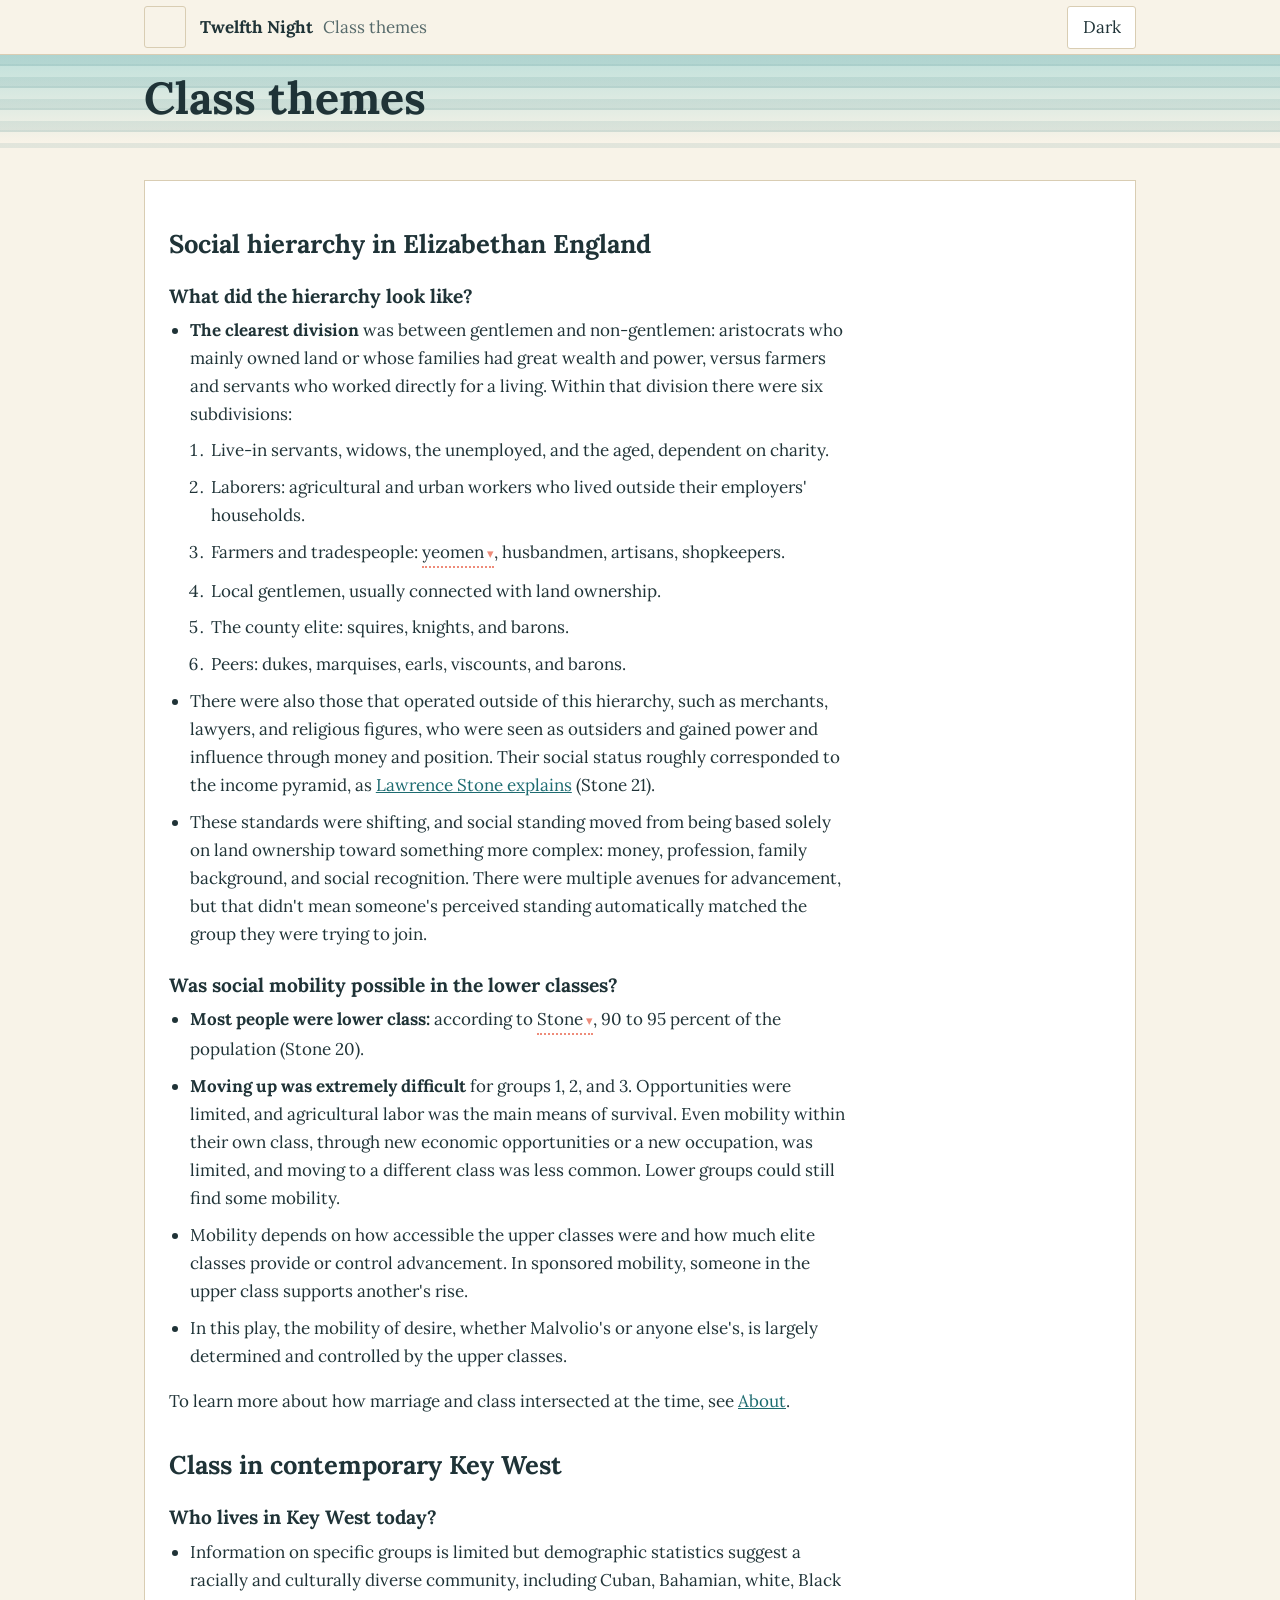
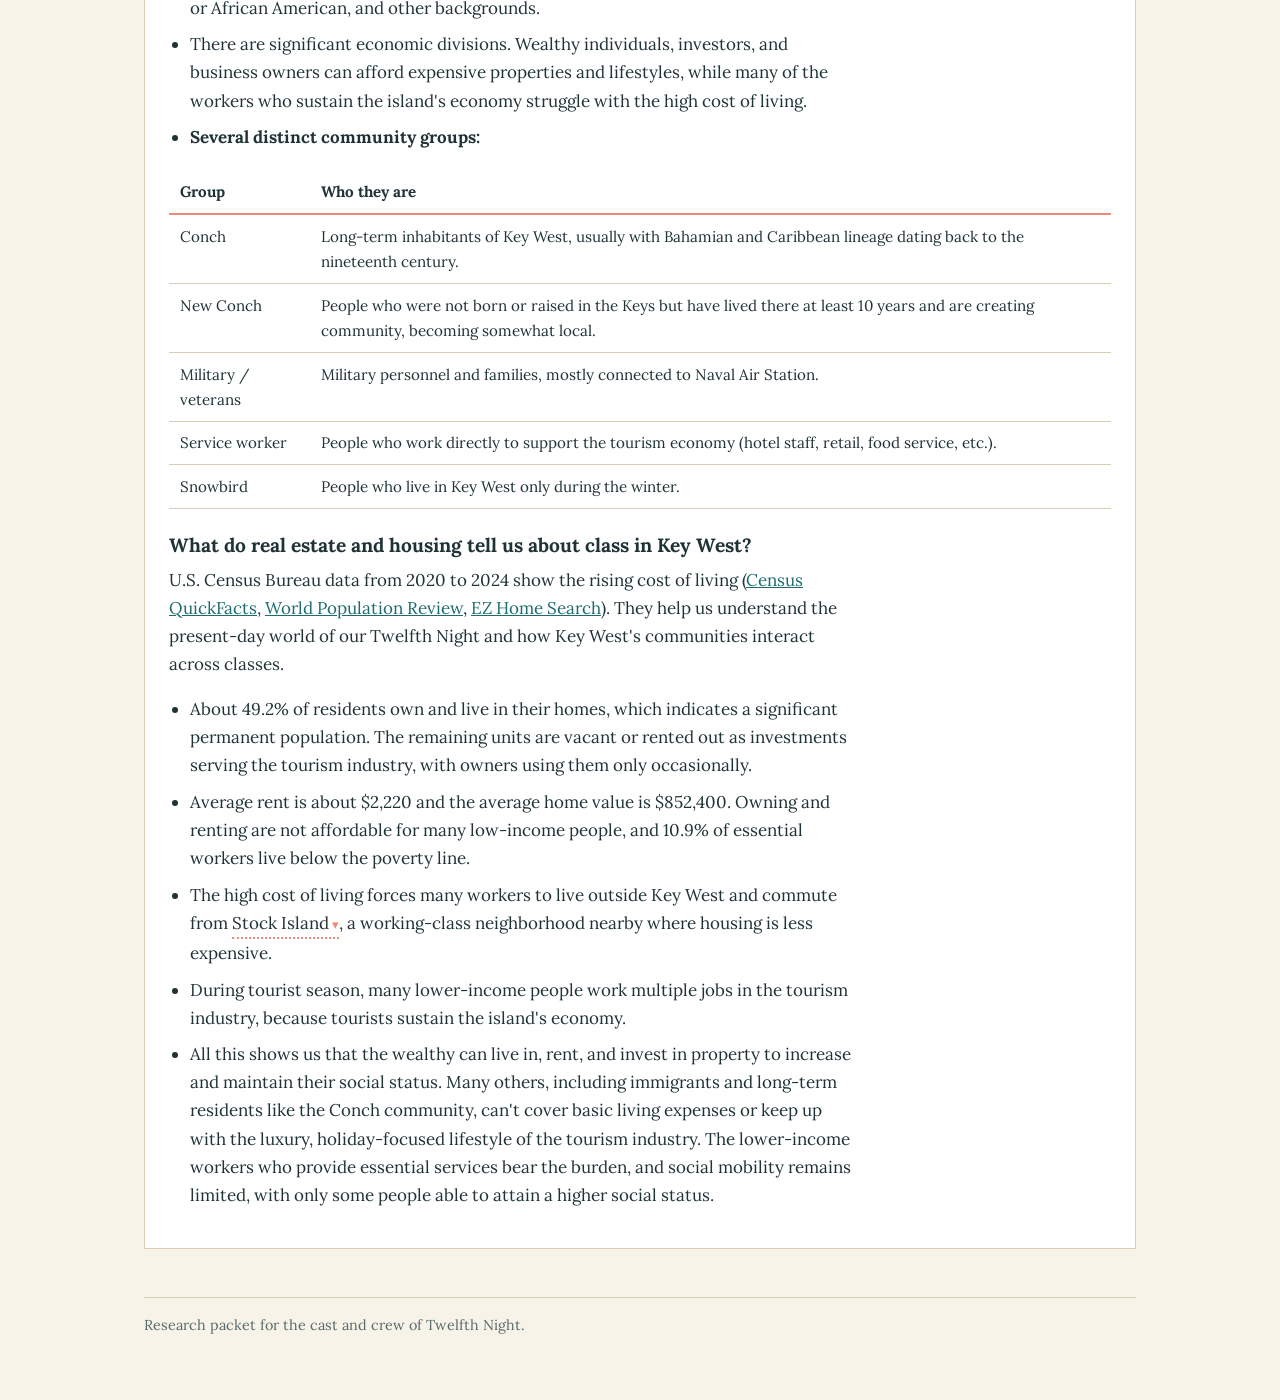
<file: class-themes.html>
<!doctype html>
<html lang="en">
<head>
<meta charset="utf-8">
<meta name="viewport" content="width=device-width, initial-scale=1, viewport-fit=cover">
<title>Class themes | Twelfth Night</title>
<link rel="preconnect" href="https://fonts.googleapis.com">
<link rel="preconnect" href="https://fonts.gstatic.com" crossorigin>
<link rel="stylesheet" href="https://fonts.googleapis.com/css2?family=Lora:ital,wght@0,400;0,600;0,700;1,400&display=swap">
<link rel="stylesheet" href="assets/style.css">
</head>
<body data-page="class-themes.html">
<header class="hero small">
  <svg id="lights" aria-hidden="true"></svg>
  <div class="in">
    <h1>Class themes</h1>
  </div>
</header>
<main id="main">
  <section class="panel prose">
<h2>Social hierarchy in Elizabethan England</h2>
<h3>What did the hierarchy look like?</h3>
<ul>
<li><strong>The clearest division</strong> was between gentlemen and non-gentlemen: aristocrats who mainly owned land or whose families had great wealth and power, versus farmers and servants who worked directly for a living. Within that division there were six subdivisions:<ol>
<li>Live-in servants, widows, the unemployed, and the aged, dependent on charity.</li>
<li>Laborers: agricultural and urban workers who lived outside their employers' households.</li>
<li>Farmers and tradespeople: <button type="button" class="dd" data-title="yeoman" data-def="In medieval and Tudor England, a commoner who sat above the peasantry and below the landed gentry, usually a farmer who owned his own land or a middle-ranking household servant." data-src="Wikipedia" data-url="https://en.wikipedia.org/wiki/Yeoman">yeomen</button>, husbandmen, artisans, shopkeepers.</li>
<li>Local gentlemen, usually connected with land ownership.</li>
<li>The county elite: squires, knights, and barons.</li>
<li>Peers: dukes, marquises, earls, viscounts, and barons.</li>
</ol>
</li>
<li>There were also those that operated outside of this hierarchy, such as merchants, lawyers, and religious figures, who were seen as outsiders and gained power and influence through money and position. Their social status roughly corresponded to the income pyramid, as <a href="https://www.jstor.org/stable/649801" target="_blank" rel="noopener">Lawrence Stone explains</a> (Stone 21).</li>
<li>These standards were shifting, and social standing moved from being based solely on land ownership toward something more complex: money, profession, family background, and social recognition. There were multiple avenues for advancement, but that didn't mean someone's perceived standing automatically matched the group they were trying to join.</li>
</ul>
<h3>Was social mobility possible in the lower classes?</h3>
<ul>
<li><strong>Most people were lower class:</strong> according to <button type="button" class="dd" data-title="Lawrence Stone" data-def="(1919 to 1999) An English historian of early modern Britain, best known for his studies of the English Civil War and of marriage and the family." data-src="Wikipedia" data-url="https://en.wikipedia.org/wiki/Lawrence_Stone">Stone</button>, 90 to 95 percent of the population (Stone 20).</li>
<li><strong>Moving up was extremely difficult</strong> for groups 1, 2, and 3. Opportunities were limited, and agricultural labor was the main means of survival. Even mobility within their own class, through new economic opportunities or a new occupation, was limited, and moving to a different class was less common. Lower groups could still find some mobility.</li>
<li>Mobility depends on how accessible the upper classes were and how much elite classes provide or control advancement. In sponsored mobility, someone in the upper class supports another's rise.</li>
<li>In this play, the mobility of desire, whether Malvolio's or anyone else's, is largely determined and controlled by the upper classes.</li>
</ul>
<p>To learn more about how marriage and class intersected at the time, see <a href="about.html#marriage">About</a>.</p>
<h2>Class in contemporary Key West</h2>
<h3>Who lives in Key West today?</h3>
<ul>
<li>Information on specific groups is limited but demographic statistics suggest a racially and culturally diverse community, including Cuban, Bahamian, white, Black or African American, and other backgrounds.</li>
<li>There are significant economic divisions. Wealthy individuals, investors, and business owners can afford expensive properties and lifestyles, while many of the workers who sustain the island's economy struggle with the high cost of living.</li>
<li><strong>Several distinct community groups:</strong></li>
</ul>
<div class="tablewrap"><table>
<thead>
<tr>
<th>Group</th>
<th>Who they are</th>
</tr>
</thead>
<tbody>
<tr>
<td>Conch</td>
<td>Long-term inhabitants of Key West, usually with Bahamian and Caribbean lineage dating back to the nineteenth century.</td>
</tr>
<tr>
<td>New Conch</td>
<td>People who were not born or raised in the Keys but have lived there at least 10 years and are creating community, becoming somewhat local.</td>
</tr>
<tr>
<td>Military / veterans</td>
<td>Military personnel and families, mostly connected to Naval Air Station.</td>
</tr>
<tr>
<td>Service worker</td>
<td>People who work directly to support the tourism economy (hotel staff, retail, food service, etc.).</td>
</tr>
<tr>
<td>Snowbird</td>
<td>People who live in Key West only during the winter.</td>
</tr>
</tbody>
</table></div>
<h3>What do real estate and housing tell us about class in Key West?</h3>
<p>U.S. Census Bureau data from 2020 to 2024 show the rising cost of living (<a href="https://www.census.gov/quickfacts/keywestcityflorida" target="_blank" rel="noopener">Census QuickFacts</a>, <a href="https://worldpopulationreview.com/us-cities/florida/key-west" target="_blank" rel="noopener">World Population Review</a>, <a href="https://www.ezhomesearch.com/blog/key-west-life-explained-cost-of-living-housing-jobs-and-island-realities/" target="_blank" rel="noopener">EZ Home Search</a>). They help us understand the present-day world of our Twelfth Night and how Key West's communities interact across classes.</p>
<ul>
<li>About 49.2% of residents own and live in their homes, which indicates a significant permanent population. The remaining units are vacant or rented out as investments serving the tourism industry, with owners using them only occasionally.</li>
<li>Average rent is about $2,220 and the average home value is $852,400. Owning and renting are not affordable for many low-income people, and 10.9% of essential workers live below the poverty line.</li>
<li>The high cost of living forces many workers to live outside Key West and commute from <button type="button" class="dd" data-title="Stock Island" data-def="An island in the lower Florida Keys immediately east of Key West, separated from it by the narrow Cow Key Channel." data-src="Wikipedia" data-url="https://en.wikipedia.org/wiki/Stock_Island">Stock Island</button>, a working-class neighborhood nearby where housing is less expensive.</li>
<li>During tourist season, many lower-income people work multiple jobs in the tourism industry, because tourists sustain the island's economy.</li>
<li>All this shows us that the wealthy can live in, rent, and invest in property to increase and maintain their social status. Many others, including immigrants and long-term residents like the Conch community, can't cover basic living expenses or keep up with the luxury, holiday-focused lifestyle of the tourism industry. The lower-income workers who provide essential services bear the burden, and social mobility remains limited, with only some people able to attain a higher social status.</li>
</ul>
  </section>
</main>
<script src="assets/site.js"></script>
<script src="assets/dropdown.js"></script>

</body>
</html>
</file>
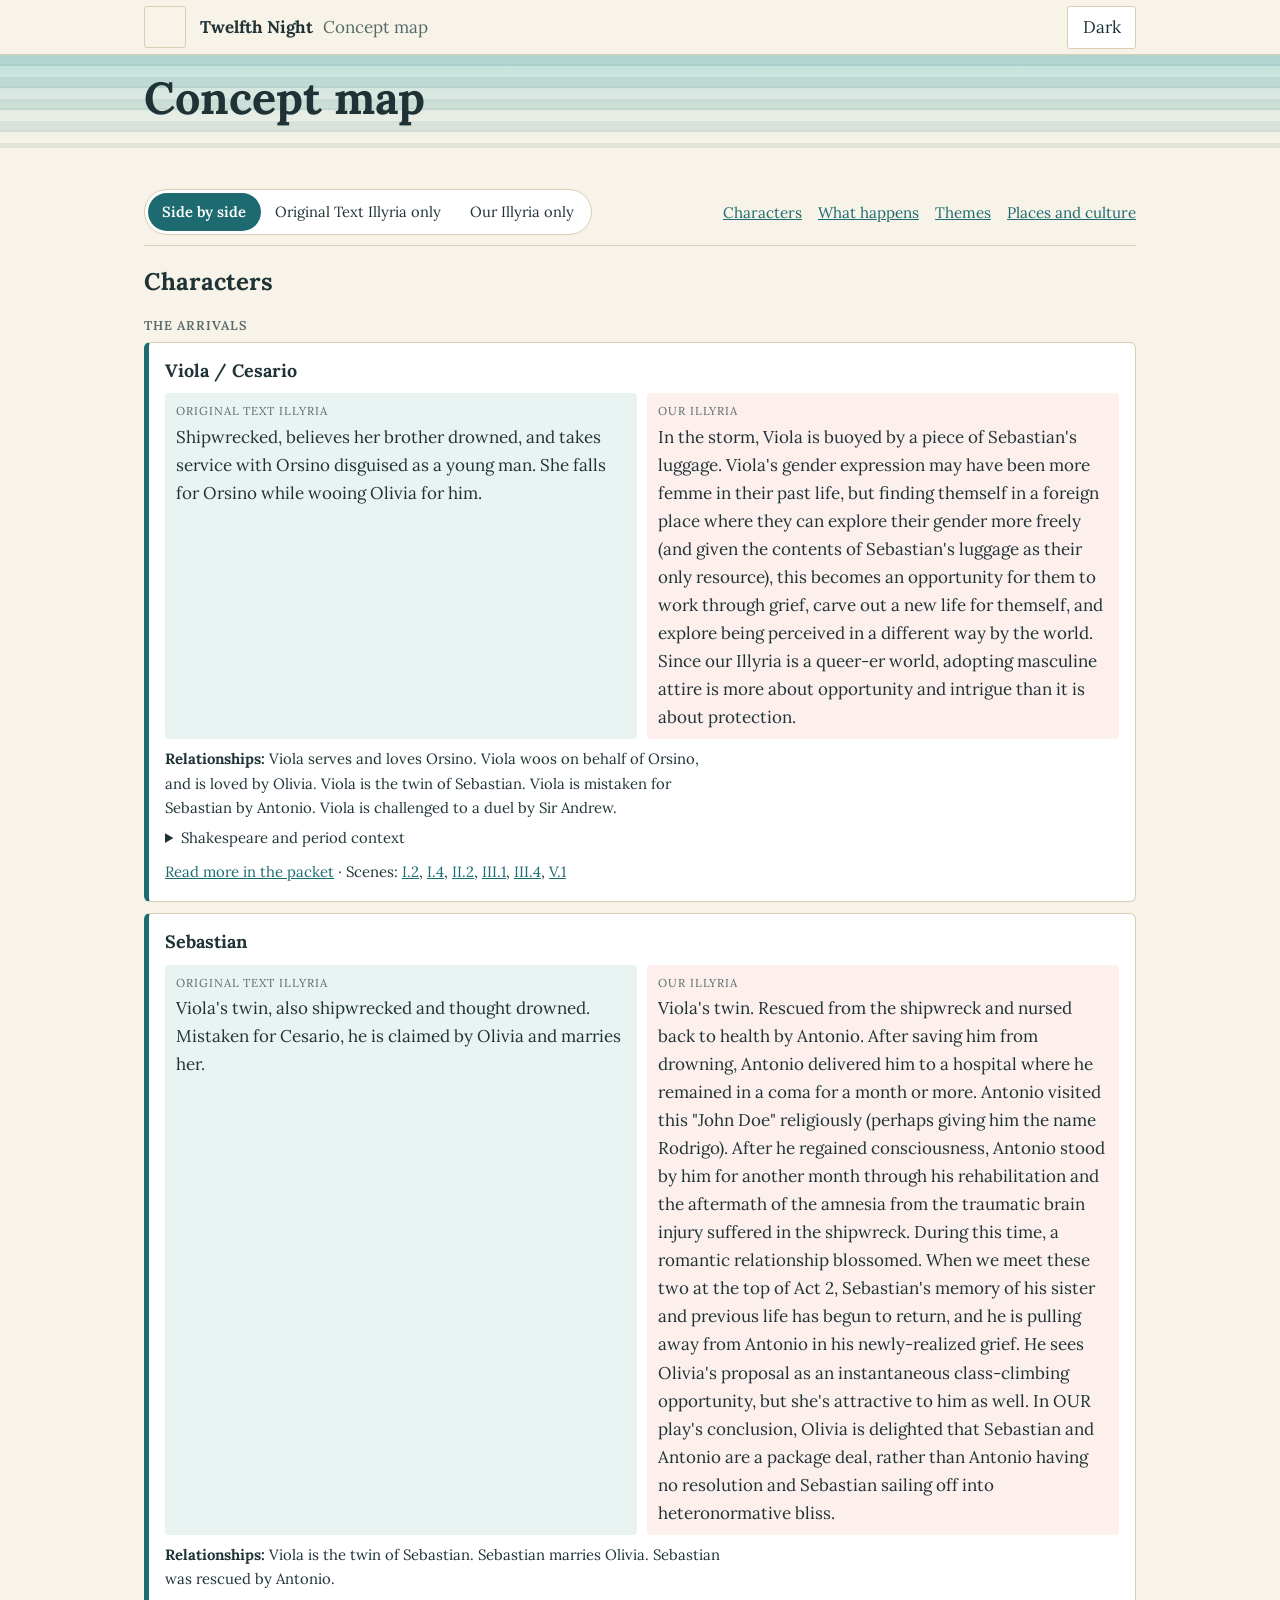
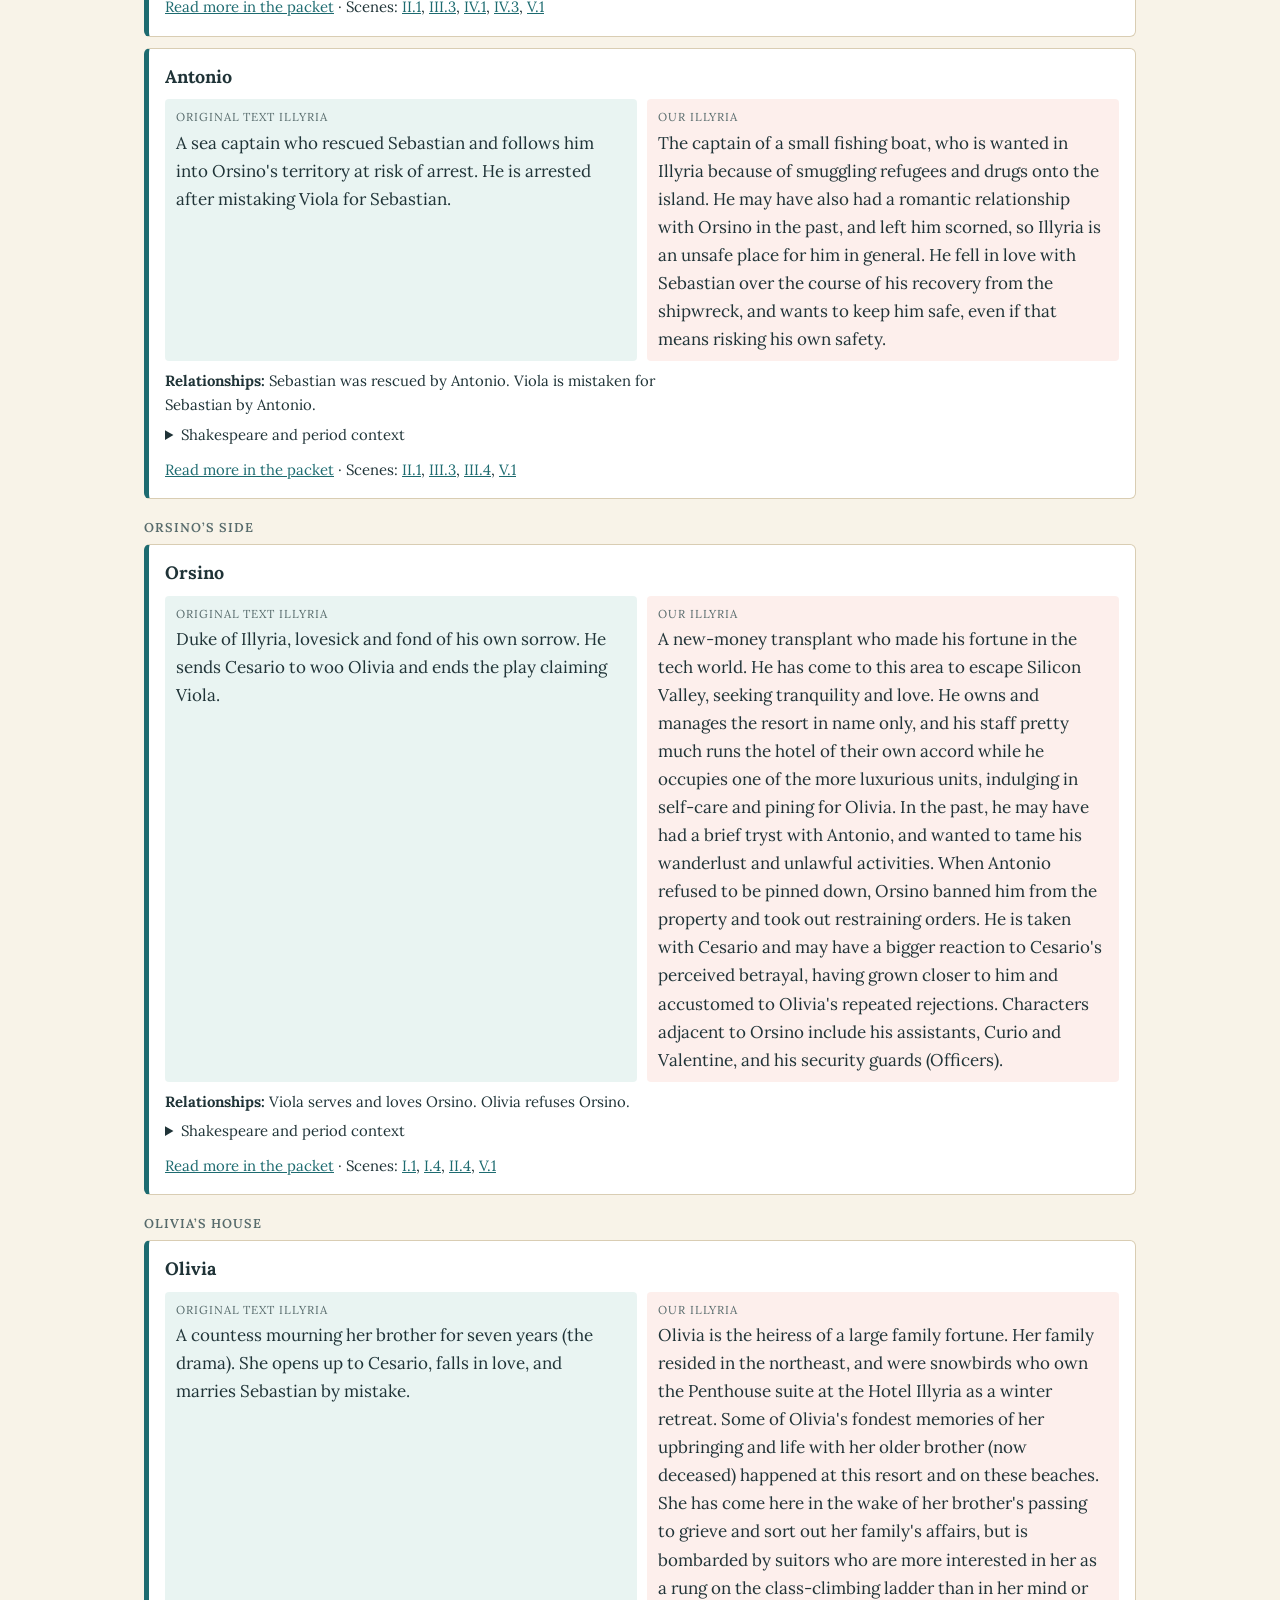
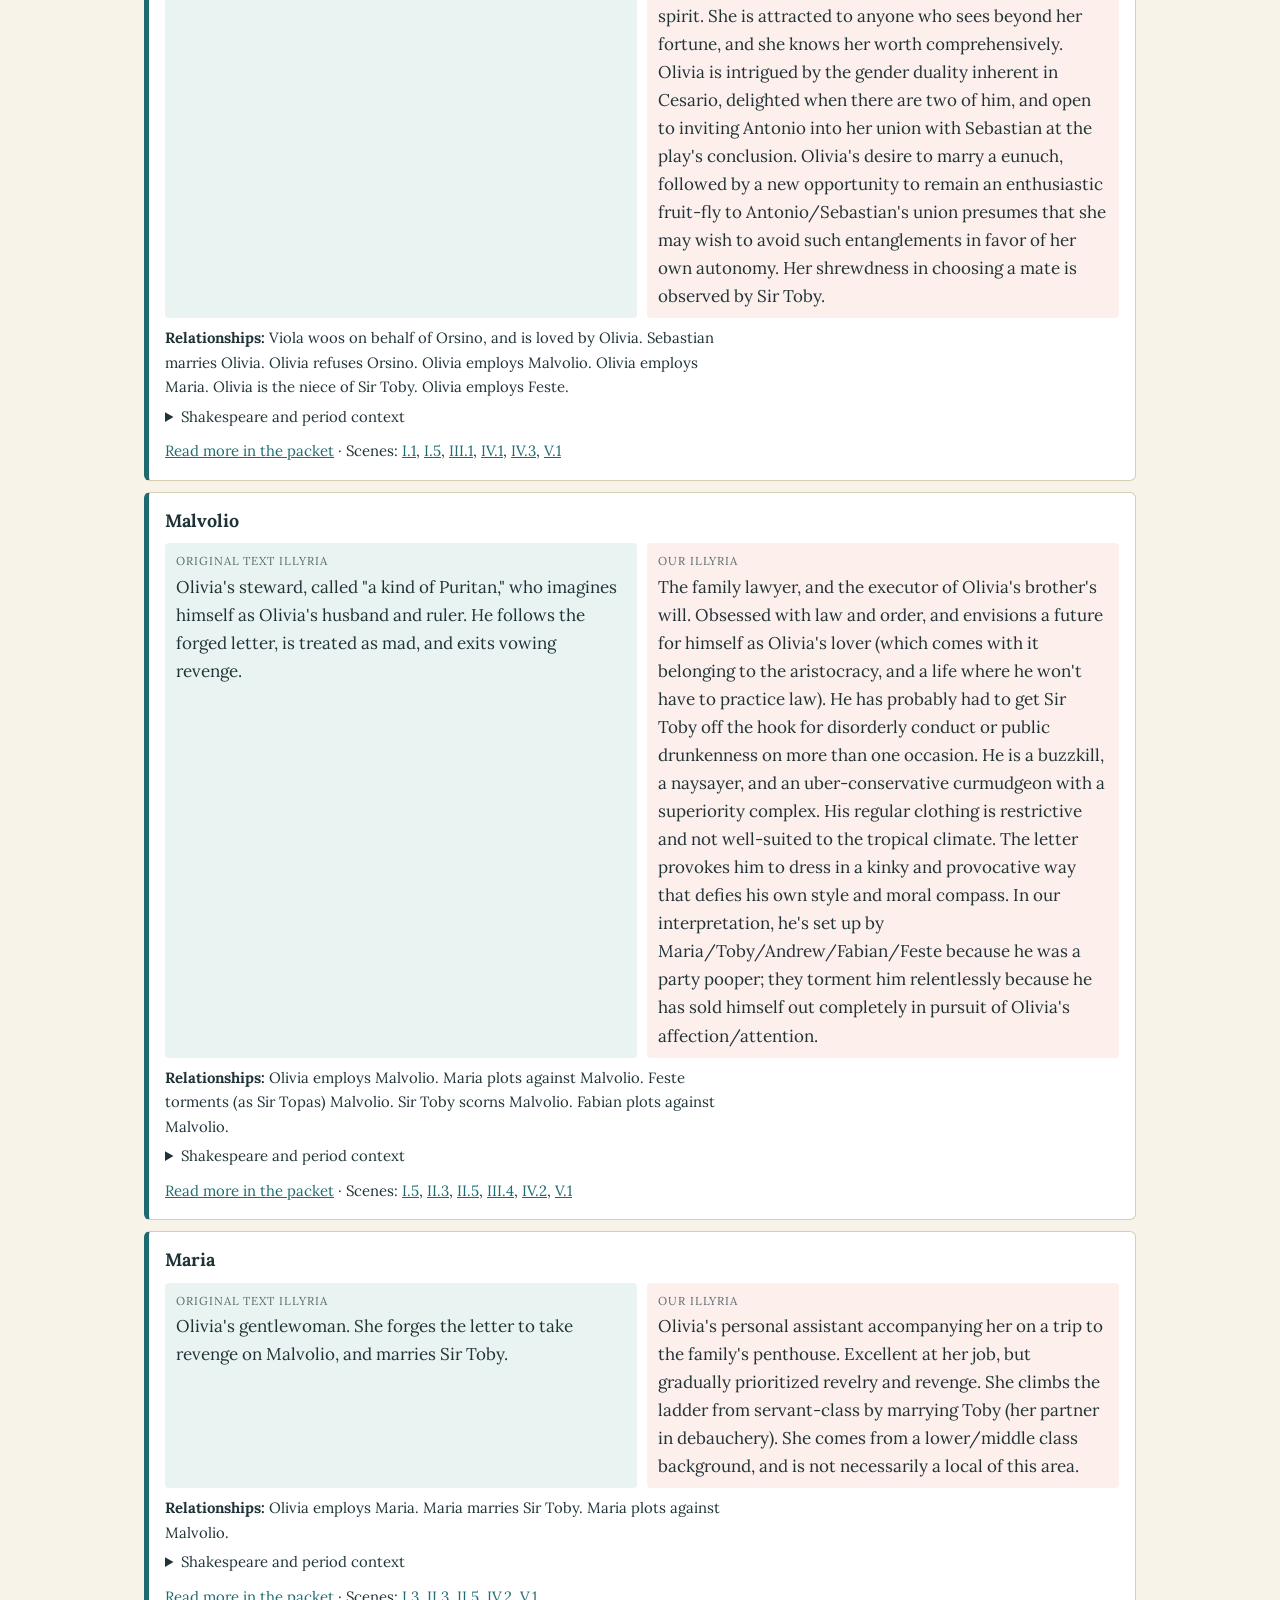
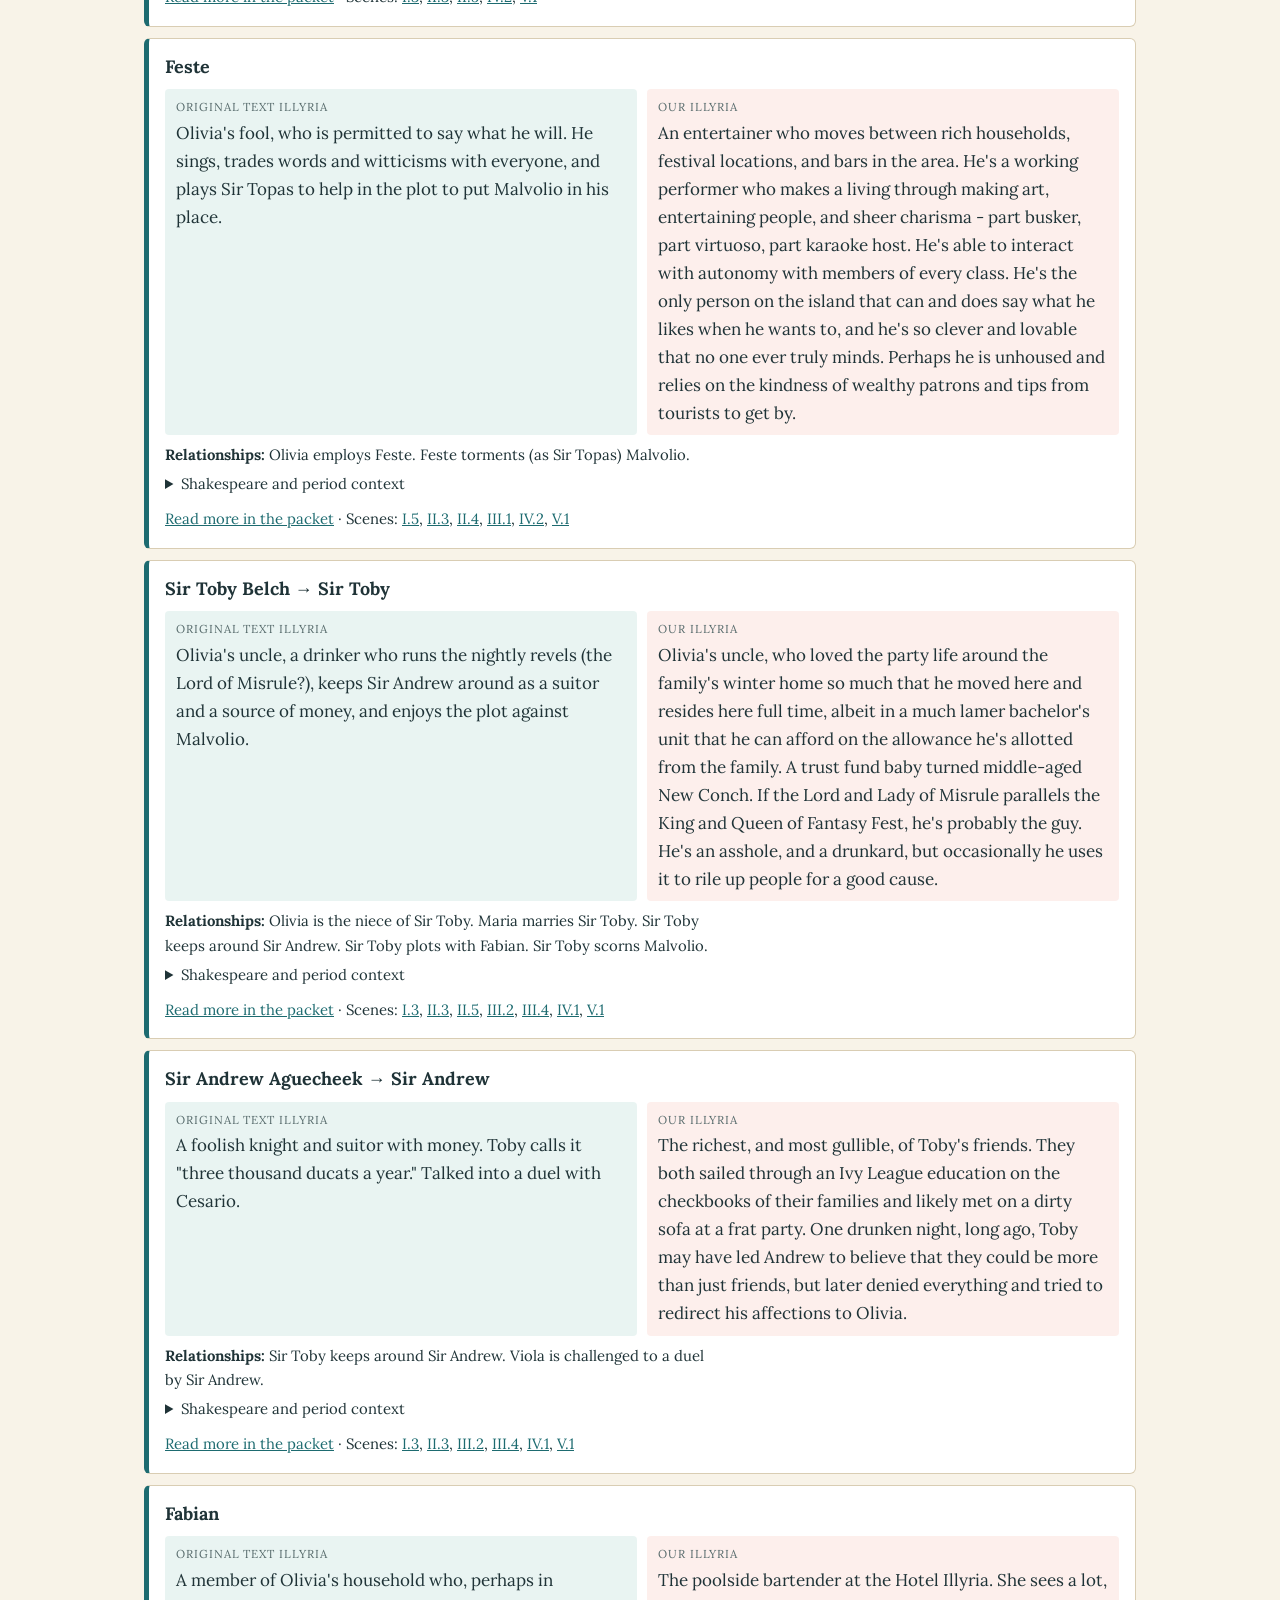
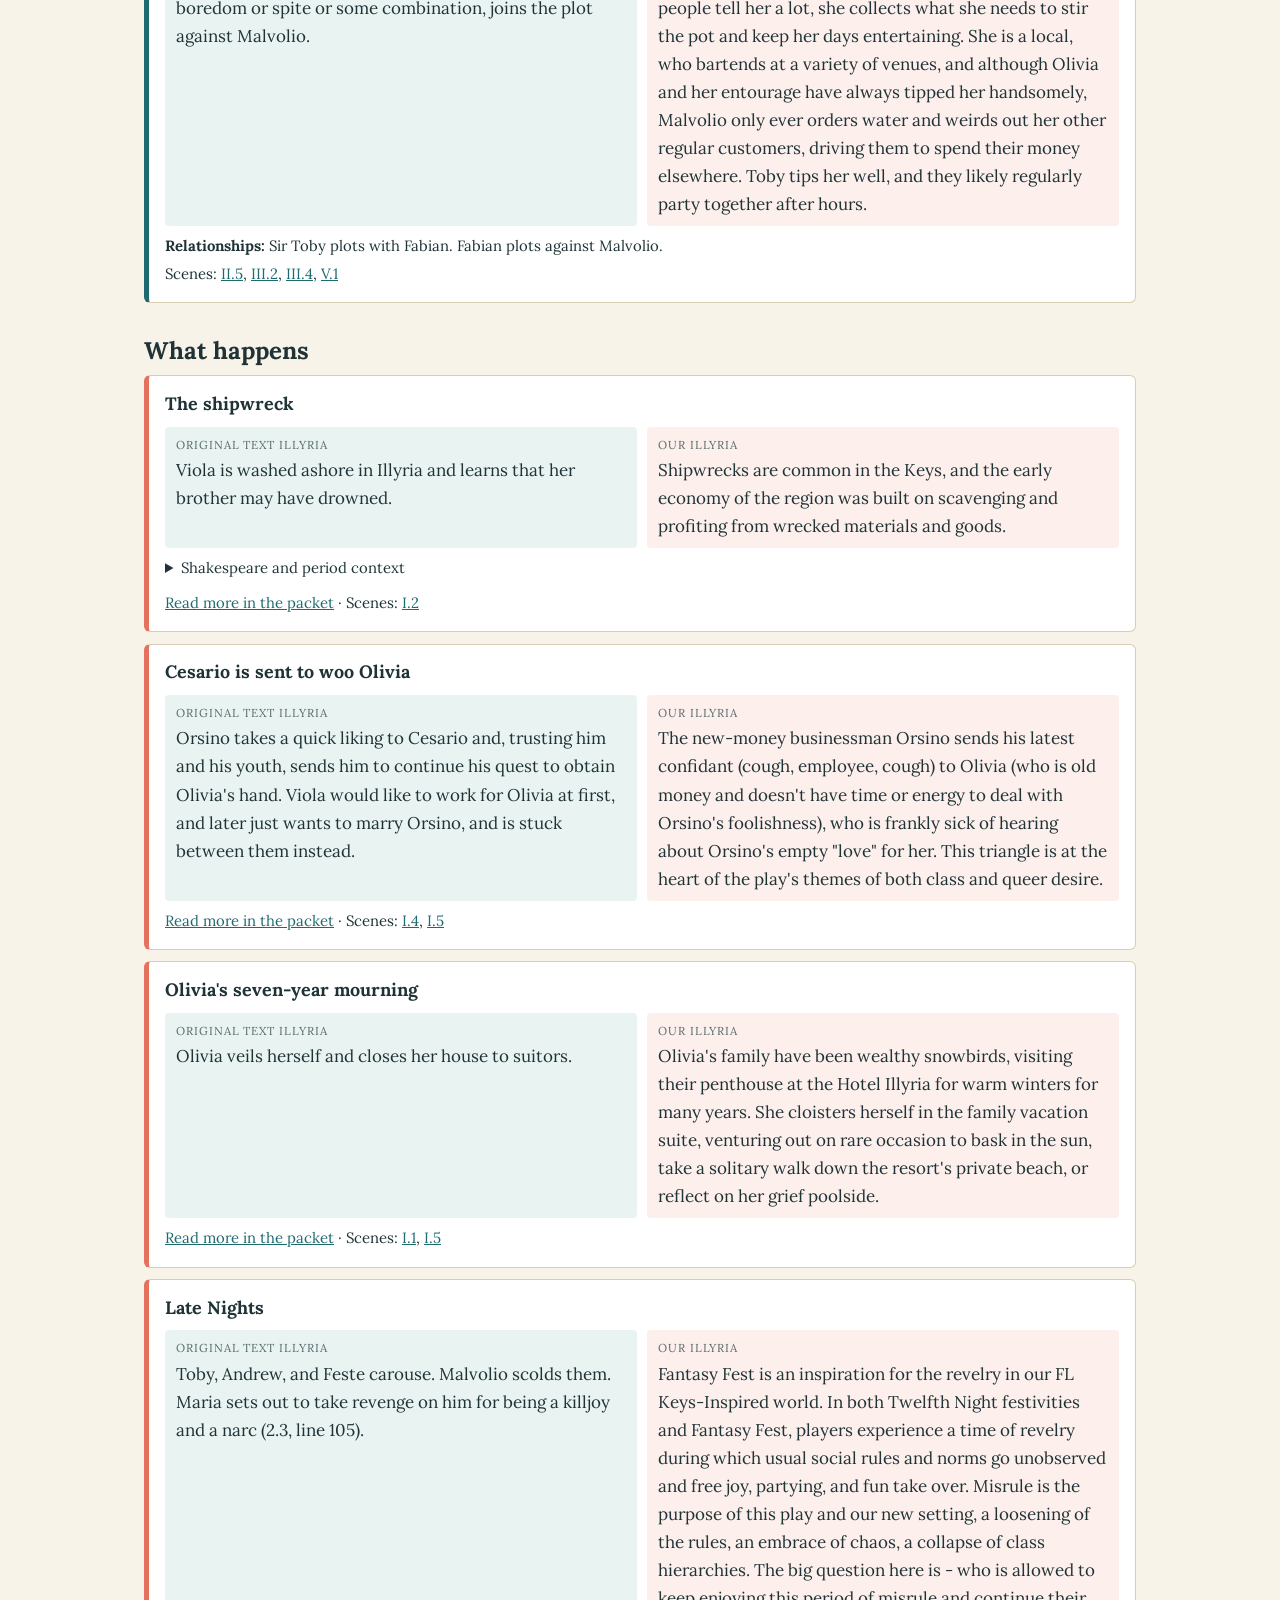
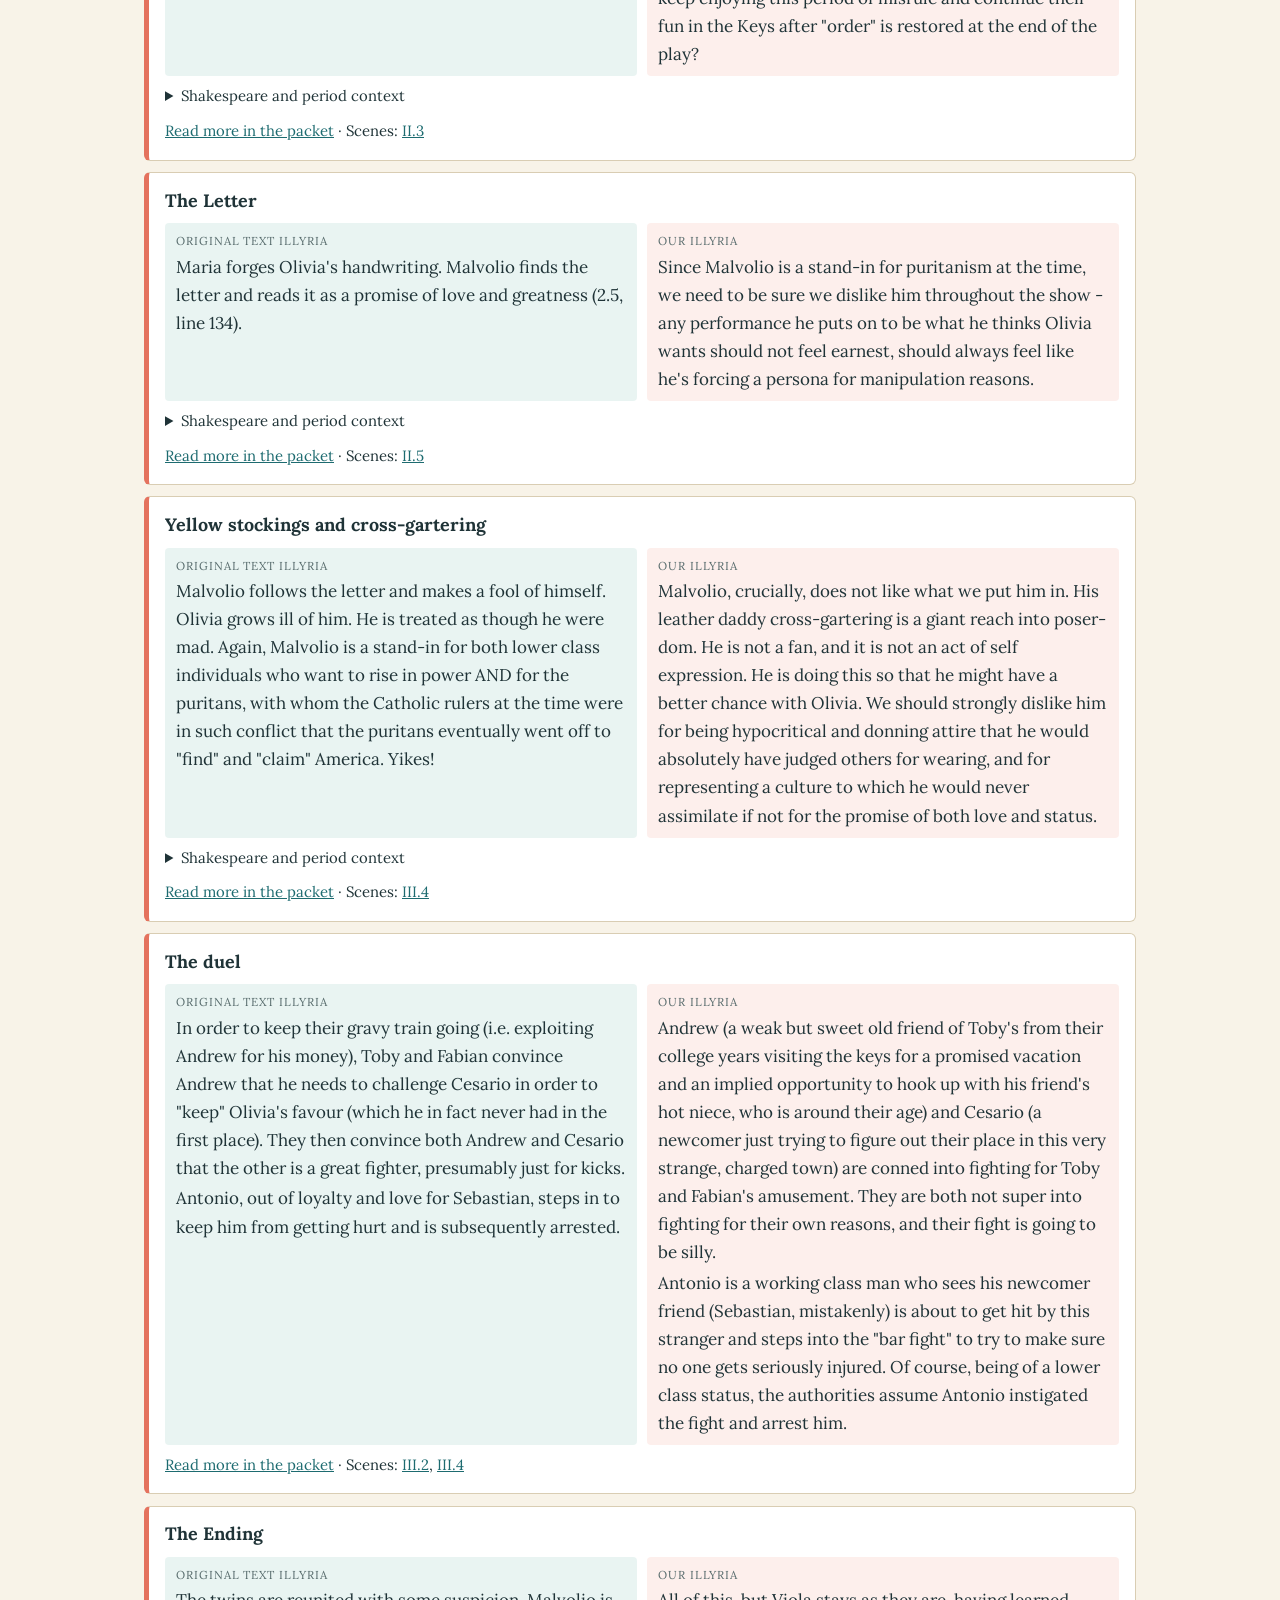
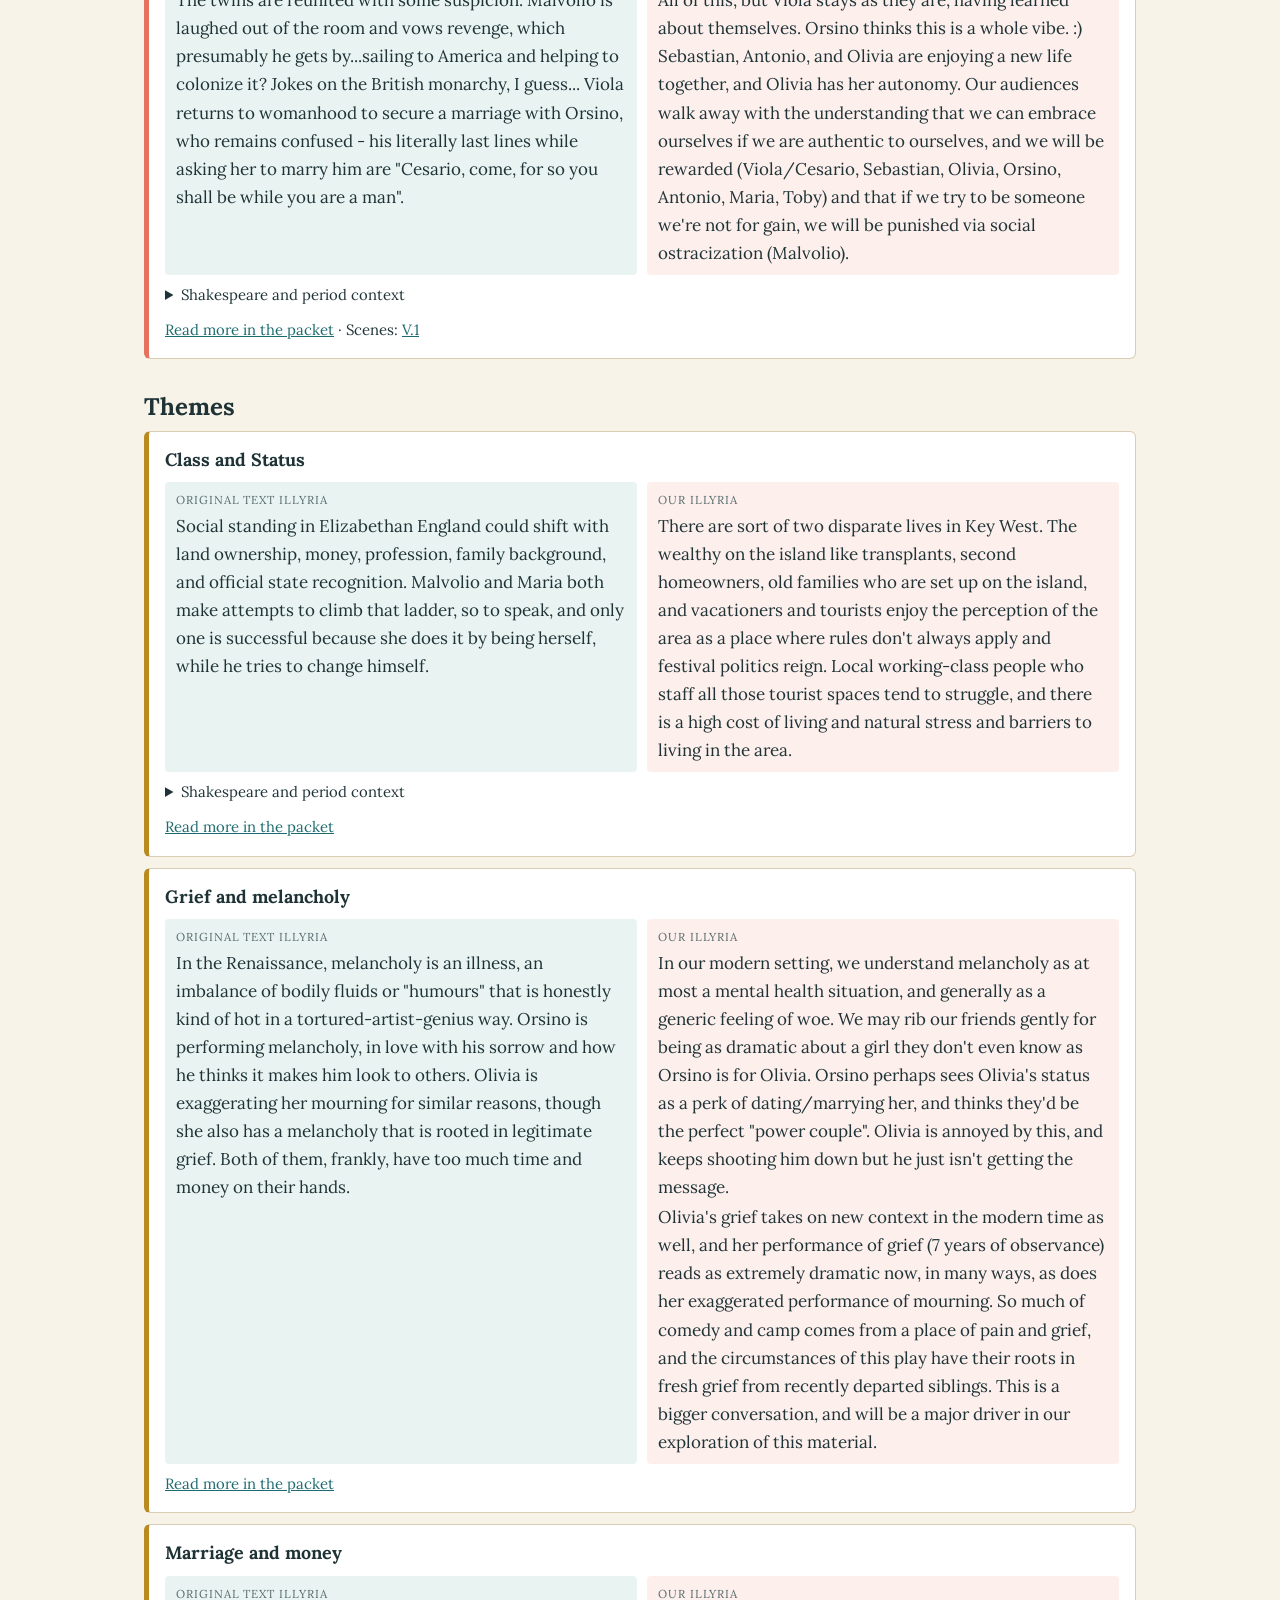
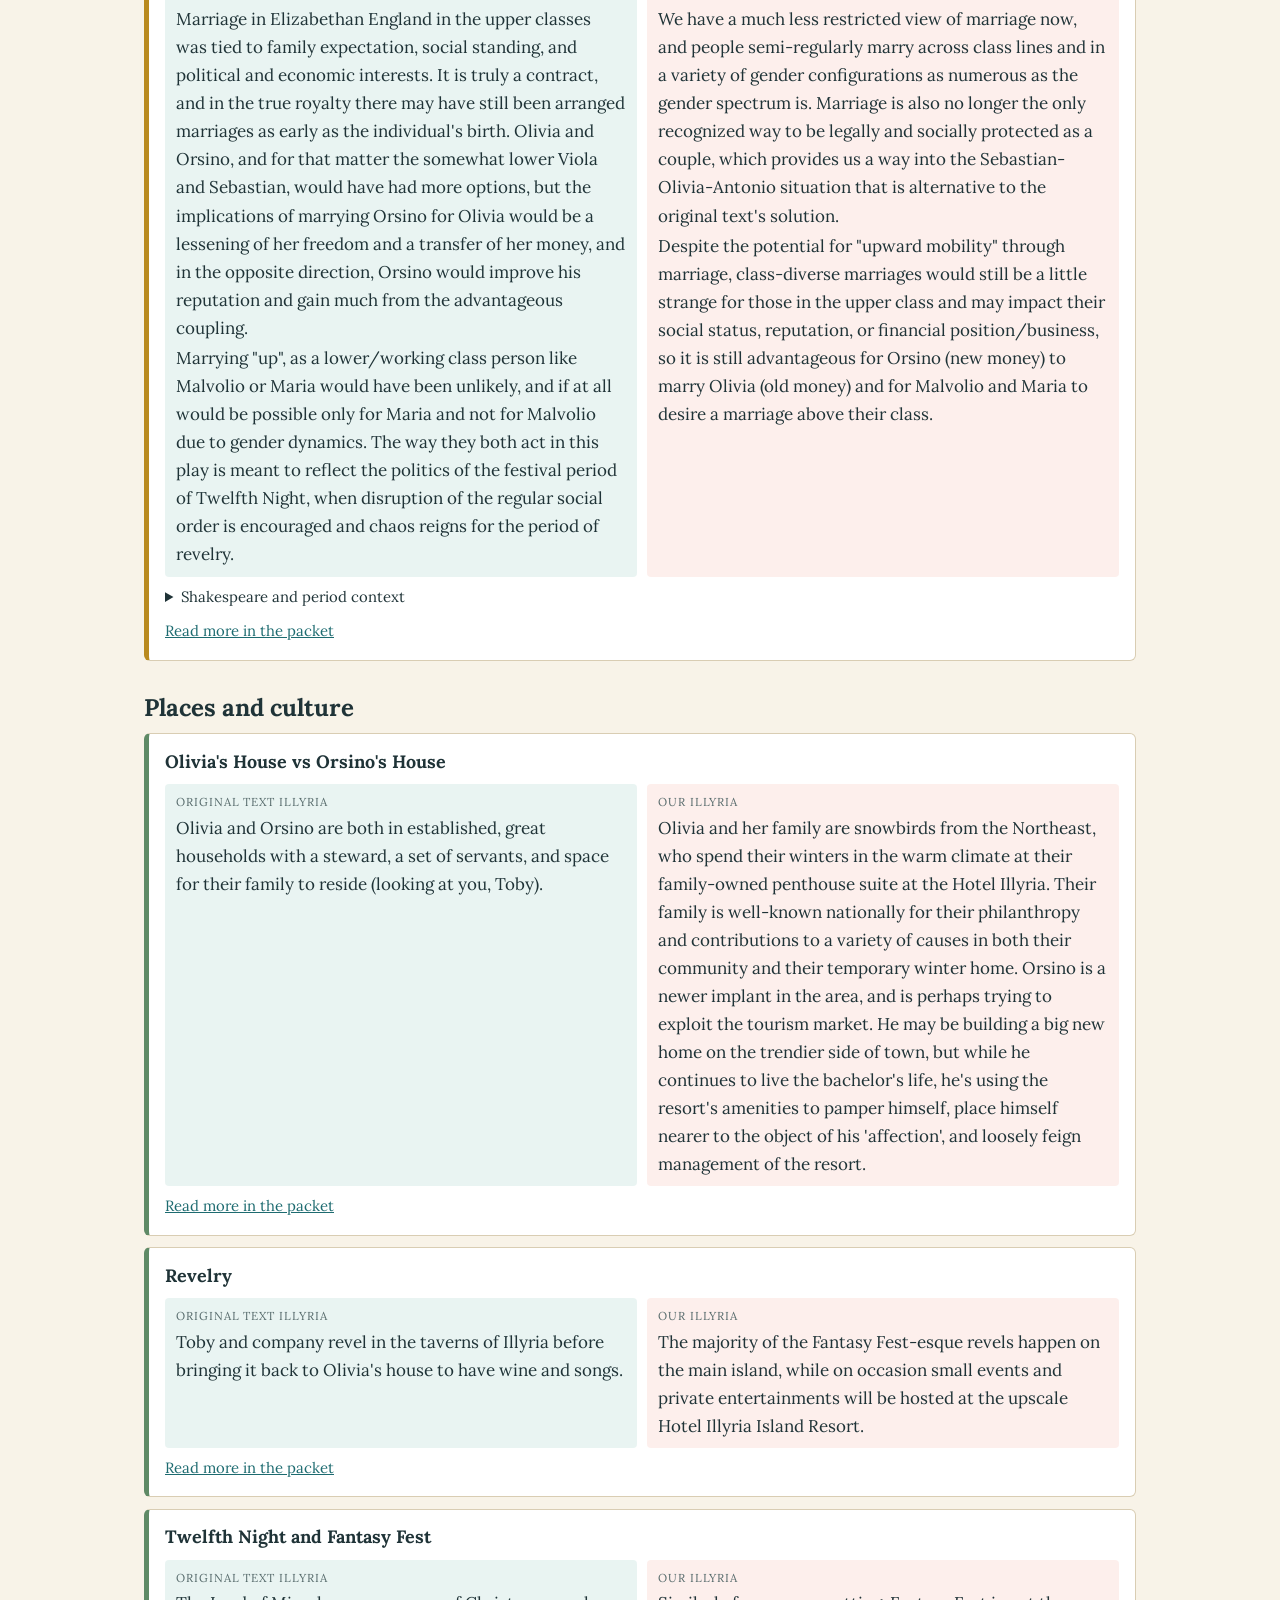
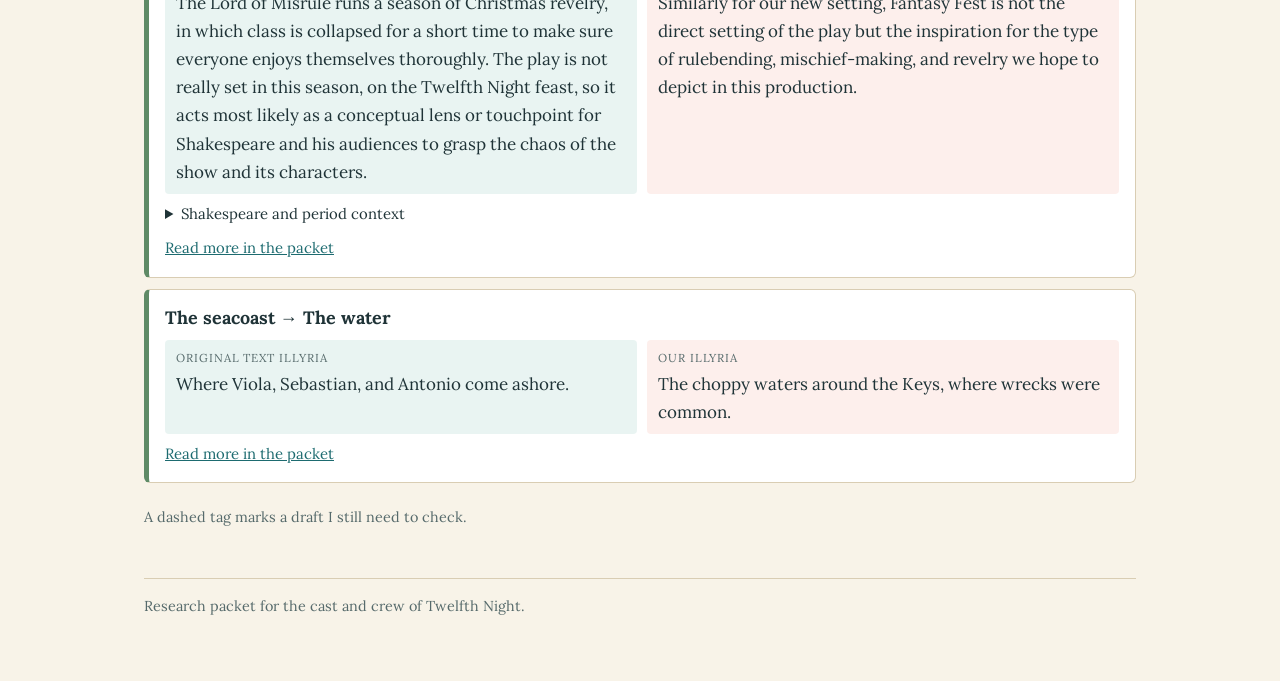
<file: concept-map.html>
<!doctype html>
<html lang="en">
<head>
<meta charset="utf-8">
<meta name="viewport" content="width=device-width, initial-scale=1, viewport-fit=cover">
<title>Concept map | Twelfth Night</title>
<link rel="preconnect" href="https://fonts.googleapis.com">
<link rel="preconnect" href="https://fonts.gstatic.com" crossorigin>
<link rel="stylesheet" href="https://fonts.googleapis.com/css2?family=Lora:ital,wght@0,400;0,600;0,700;1,400&display=swap">
<link rel="stylesheet" href="assets/style.css">
</head>
<body data-page="concept-map.html">
<header class="hero small">
  <svg id="lights" aria-hidden="true"></svg>
  <div class="in">
    <h1>Concept map</h1>
  </div>
</header>
<main id="main">
  <div id="cmap" class="cmap"><p class="muted">Loading the map.</p></div>
</main>
<script src="assets/site.js"></script>
<script src="assets/conceptmap.js"></script>
</body>
</html>
</file>
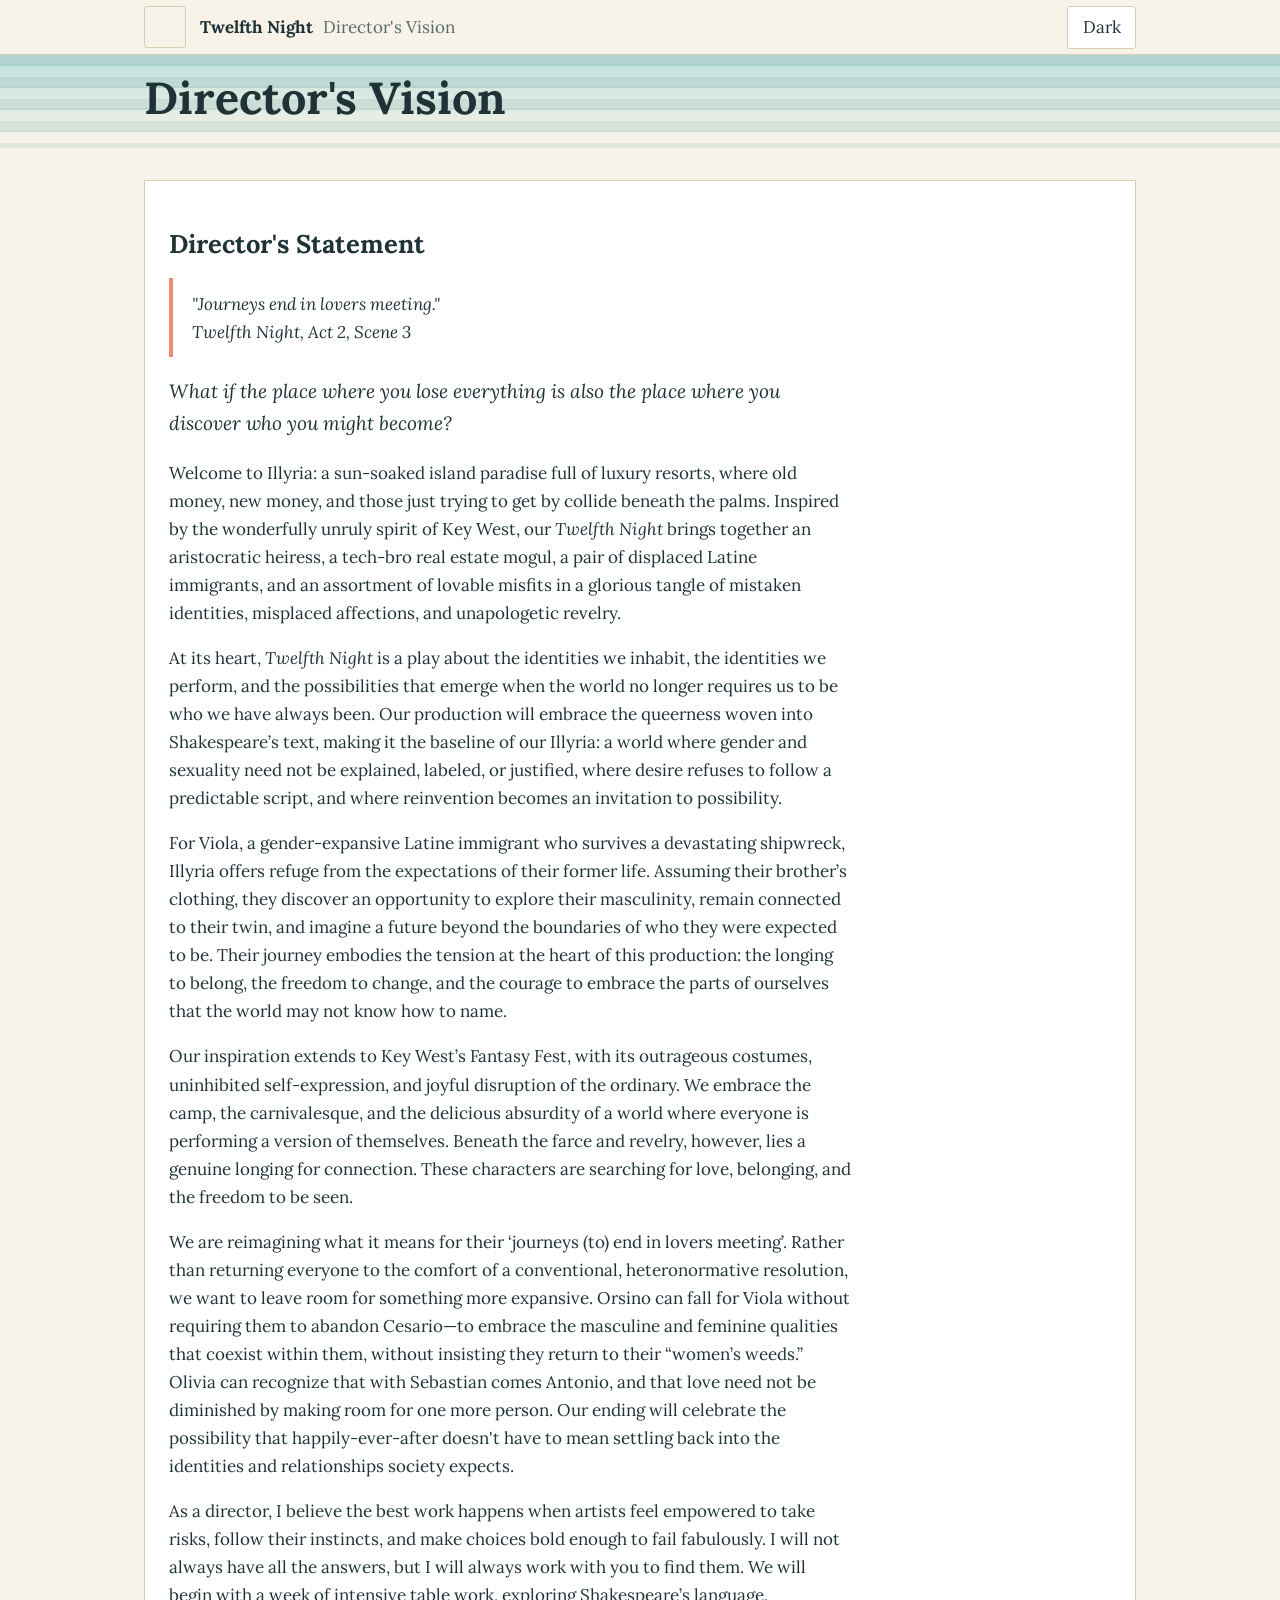
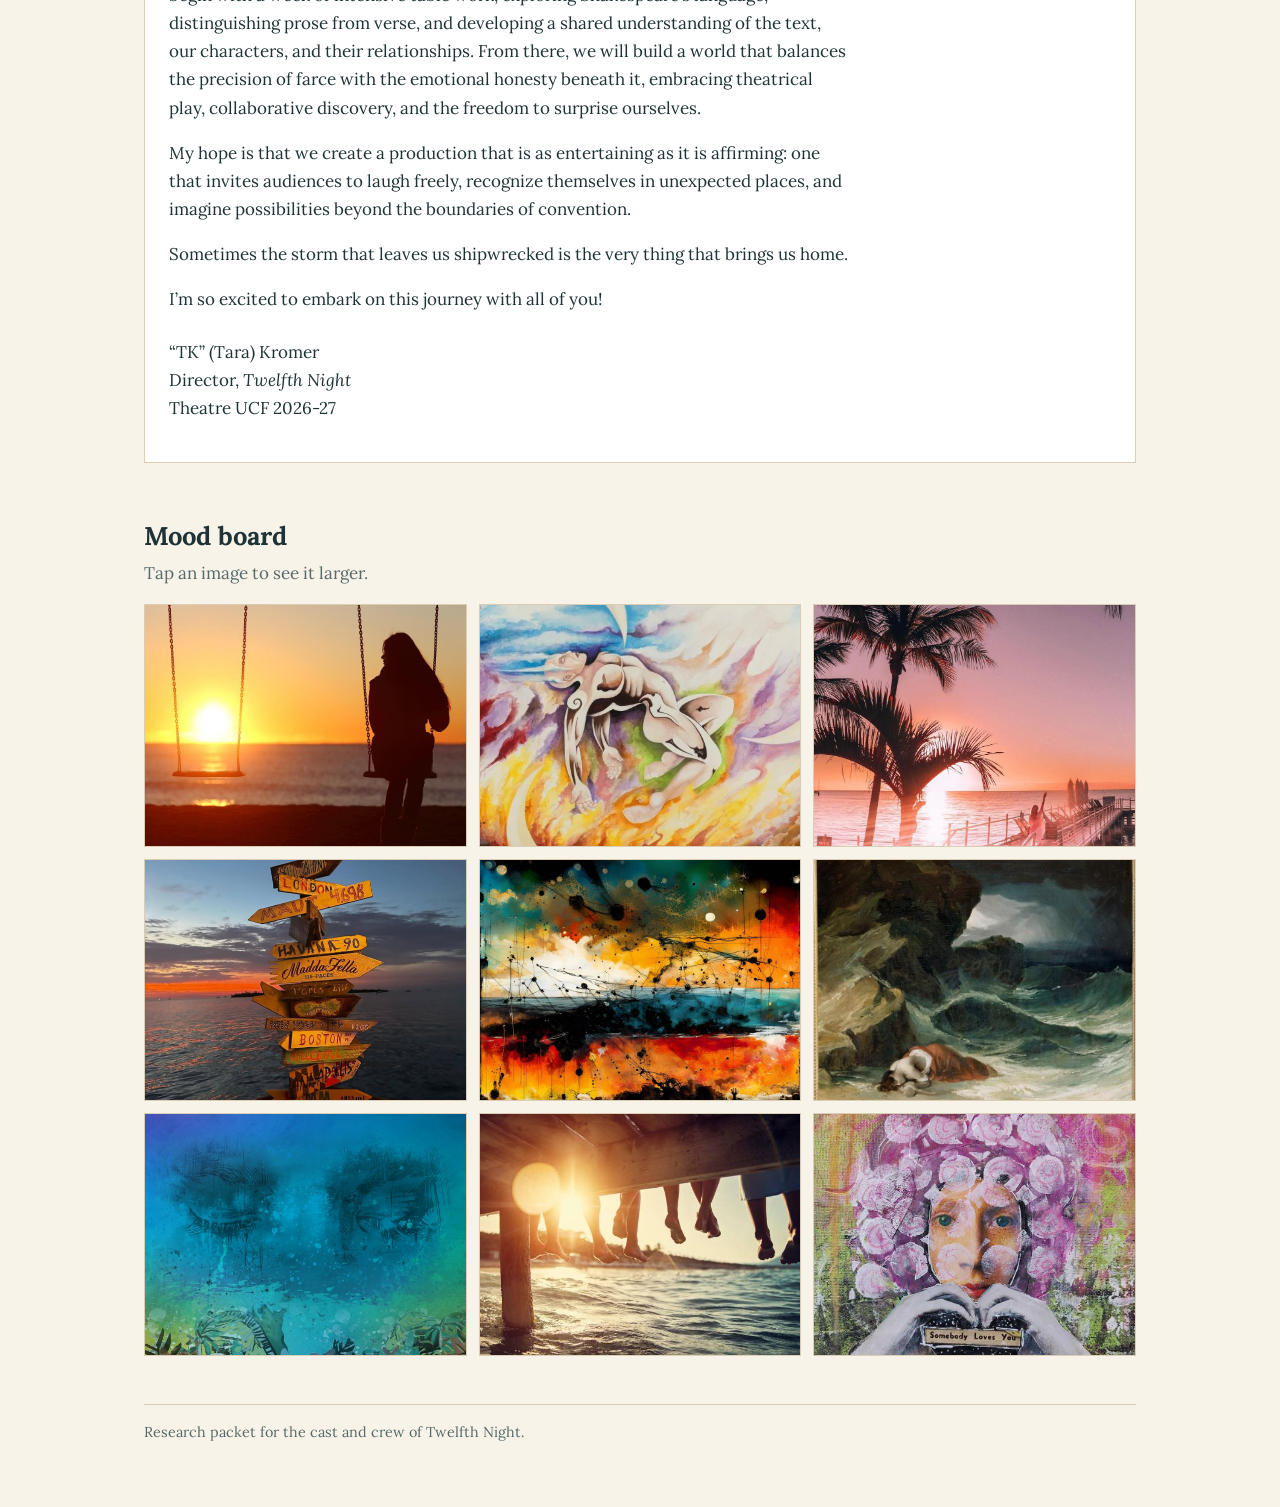
<file: directors-vision.html>
<!doctype html>
<html lang="en">
<head>
<meta charset="utf-8">
<meta name="viewport" content="width=device-width, initial-scale=1, viewport-fit=cover">
<title>Director's Vision | Twelfth Night</title>
<link rel="preconnect" href="https://fonts.googleapis.com">
<link rel="preconnect" href="https://fonts.gstatic.com" crossorigin>
<link rel="stylesheet" href="https://fonts.googleapis.com/css2?family=Lora:ital,wght@0,400;0,600;0,700;1,400&display=swap">
<link rel="stylesheet" href="assets/style.css">
</head>
<body data-page="directors-vision.html">
<header class="hero small">
  <svg id="lights" aria-hidden="true"></svg>
  <div class="in">
    <h1>Director's Vision</h1>
  </div>
</header>
<main id="main">
  <section class="panel prose">
<h2>Director's Statement</h2>
<blockquote>
<p>"Journeys end in lovers meeting." <br>Twelfth Night, Act 2, Scene 3</p>
</blockquote>
<p class="lead">What if the place where you lose everything is also the place where you discover who you might become?</p>
<p>Welcome to Illyria: a sun-soaked island paradise full of luxury resorts, where old money, new money, and those just trying to get by collide beneath the palms. Inspired by the wonderfully unruly spirit of Key West, our <em>Twelfth Night</em> brings together an aristocratic heiress, a tech-bro real estate mogul, a pair of displaced Latine immigrants, and an assortment of lovable misfits in a glorious tangle of mistaken identities, misplaced affections, and unapologetic revelry.</p>
<p>At its heart, <em>Twelfth Night</em> is a play about the identities we inhabit, the identities we perform, and the possibilities that emerge when the world no longer requires us to be who we have always been. Our production will embrace the queerness woven into Shakespeare’s text, making it the baseline of our Illyria: a world where gender and sexuality need not be explained, labeled, or justified, where desire refuses to follow a predictable script, and where reinvention becomes an invitation to possibility.</p>
<p>For Viola, a gender-expansive Latine immigrant who survives a devastating shipwreck, Illyria offers refuge from the expectations of their former life. Assuming their brother’s clothing, they discover an opportunity to explore their masculinity, remain connected to their twin, and imagine a future beyond the boundaries of who they were expected to be. Their journey embodies the tension at the heart of this production: the longing to belong, the freedom to change, and the courage to embrace the parts of ourselves that the world may not know how to name.</p>
<p>Our inspiration extends to Key West’s Fantasy Fest, with its outrageous costumes, uninhibited self-expression, and joyful disruption of the ordinary. We embrace the camp, the carnivalesque, and the delicious absurdity of a world where everyone is performing a version of themselves. Beneath the farce and revelry, however, lies a genuine longing for connection. These characters are searching for love, belonging, and the freedom to be seen.</p>
<p>We are reimagining what it means for their ‘journeys (to) end in lovers meeting’. Rather than returning everyone to the comfort of a conventional, heteronormative resolution, we want to leave room for something more expansive. Orsino can fall for Viola without requiring them to abandon Cesario—to embrace the masculine and feminine qualities that coexist within them, without insisting they return to their “women’s weeds.” Olivia can recognize that with Sebastian comes Antonio, and that love need not be diminished by making room for one more person. Our ending will celebrate the possibility that happily-ever-after doesn't have to mean settling back into the identities and relationships society expects.</p>
<p>As a director, I believe the best work happens when artists feel empowered to take risks, follow their instincts, and make choices bold enough to fail fabulously. I will not always have all the answers, but I will always work with you to find them. We will begin with a week of intensive table work, exploring Shakespeare’s language, distinguishing prose from verse, and developing a shared understanding of the text, our characters, and their relationships. From there, we will build a world that balances the precision of farce with the emotional honesty beneath it, embracing theatrical play, collaborative discovery, and the freedom to surprise ourselves.</p>
<p>My hope is that we create a production that is as entertaining as it is affirming: one that invites audiences to laugh freely, recognize themselves in unexpected places, and imagine possibilities beyond the boundaries of convention.</p>
<p>Sometimes the storm that leaves us shipwrecked is the very thing that brings us home.</p>
<p>I’m so excited to embark on this journey with all of you!</p>
<p class="sig">“TK” (Tara) Kromer<br>Director, <em>Twelfth Night</em><br>Theatre UCF 2026-27</p>
  </section>
  <section class="vision" aria-label="Mood board">
    <h2>Mood board</h2>
    <p class="muted">Tap an image to see it larger.</p>
    <!-- IMAGES: one <li> per image. Change the file name and the alt text (a short description for screen readers). -->
    <ul class="vision-grid">
      <li><button type="button"><img src="img/vision/vision-1.jpg" alt="A woman sits alone on a beach swing at sunset, with an empty swing beside her." width="1024" height="683"></button></li>
      <li><button type="button"><img src="img/vision/vision-2.jpg" alt="A painting of a pale, stylized figure tumbling through swirling fire, cloud, and crescent moons." width="560" height="373"></button></li>
      <li><button type="button"><img src="img/vision/vision-3.jpg" alt="Palm trees silhouetted against a pink and orange sunset over the water, with a person on a pier raising one arm." width="974" height="972"></button></li>
      <li><button type="button"><img src="img/vision/vision-4.jpg" alt="A weathered wooden signpost at sunset, its arrows pointing to faraway places including Havana, Paris, and New York City." width="1280" height="1600"></button></li>
      <li><button type="button"><img src="img/vision/vision-5.jpg" alt="An abstract painting of a stormy sea and sky in black, teal, and orange, with a hand reaching up from the water." width="894" height="894"></button></li>
      <li><button type="button"><img src="img/vision/vision-6.jpg" alt="A painting of a woman collapsed on a rocky shore beside a stormy sea." width="743" height="600"></button></li>
      <li><button type="button"><img src="img/vision/vision-7.jpg" alt="Two closed, shadowed eyes in blue-green tones above tropical leaves." width="600" height="600"></button></li>
      <li><button type="button"><img src="img/vision/vision-8.jpg" alt="The bare feet of several people dangling from a wooden pier over the water at sunset." width="612" height="408"></button></li>
      <li><button type="button"><img src="img/vision/vision-9.jpg" alt="A collage portrait of a face framed by pink flowers, hands making a heart shape, and a label reading Somebody Loves You." width="900" height="645"></button></li>
    </ul>
  </section>
</main>
<div class="vbox" id="vbox" role="dialog" aria-modal="true" aria-label="Mood board image" hidden>
  <button type="button" class="vclose" aria-label="Close">&times;</button>
  <button type="button" class="vprev" aria-label="Previous image">&#8249;</button>
  <figure><img alt=""><p class="vcount" aria-live="polite"></p></figure>
  <button type="button" class="vnext" aria-label="Next image">&#8250;</button>
</div>
<script src="assets/site.js"></script>
<script src="assets/vision.js"></script>

</body>
</html>
</file>
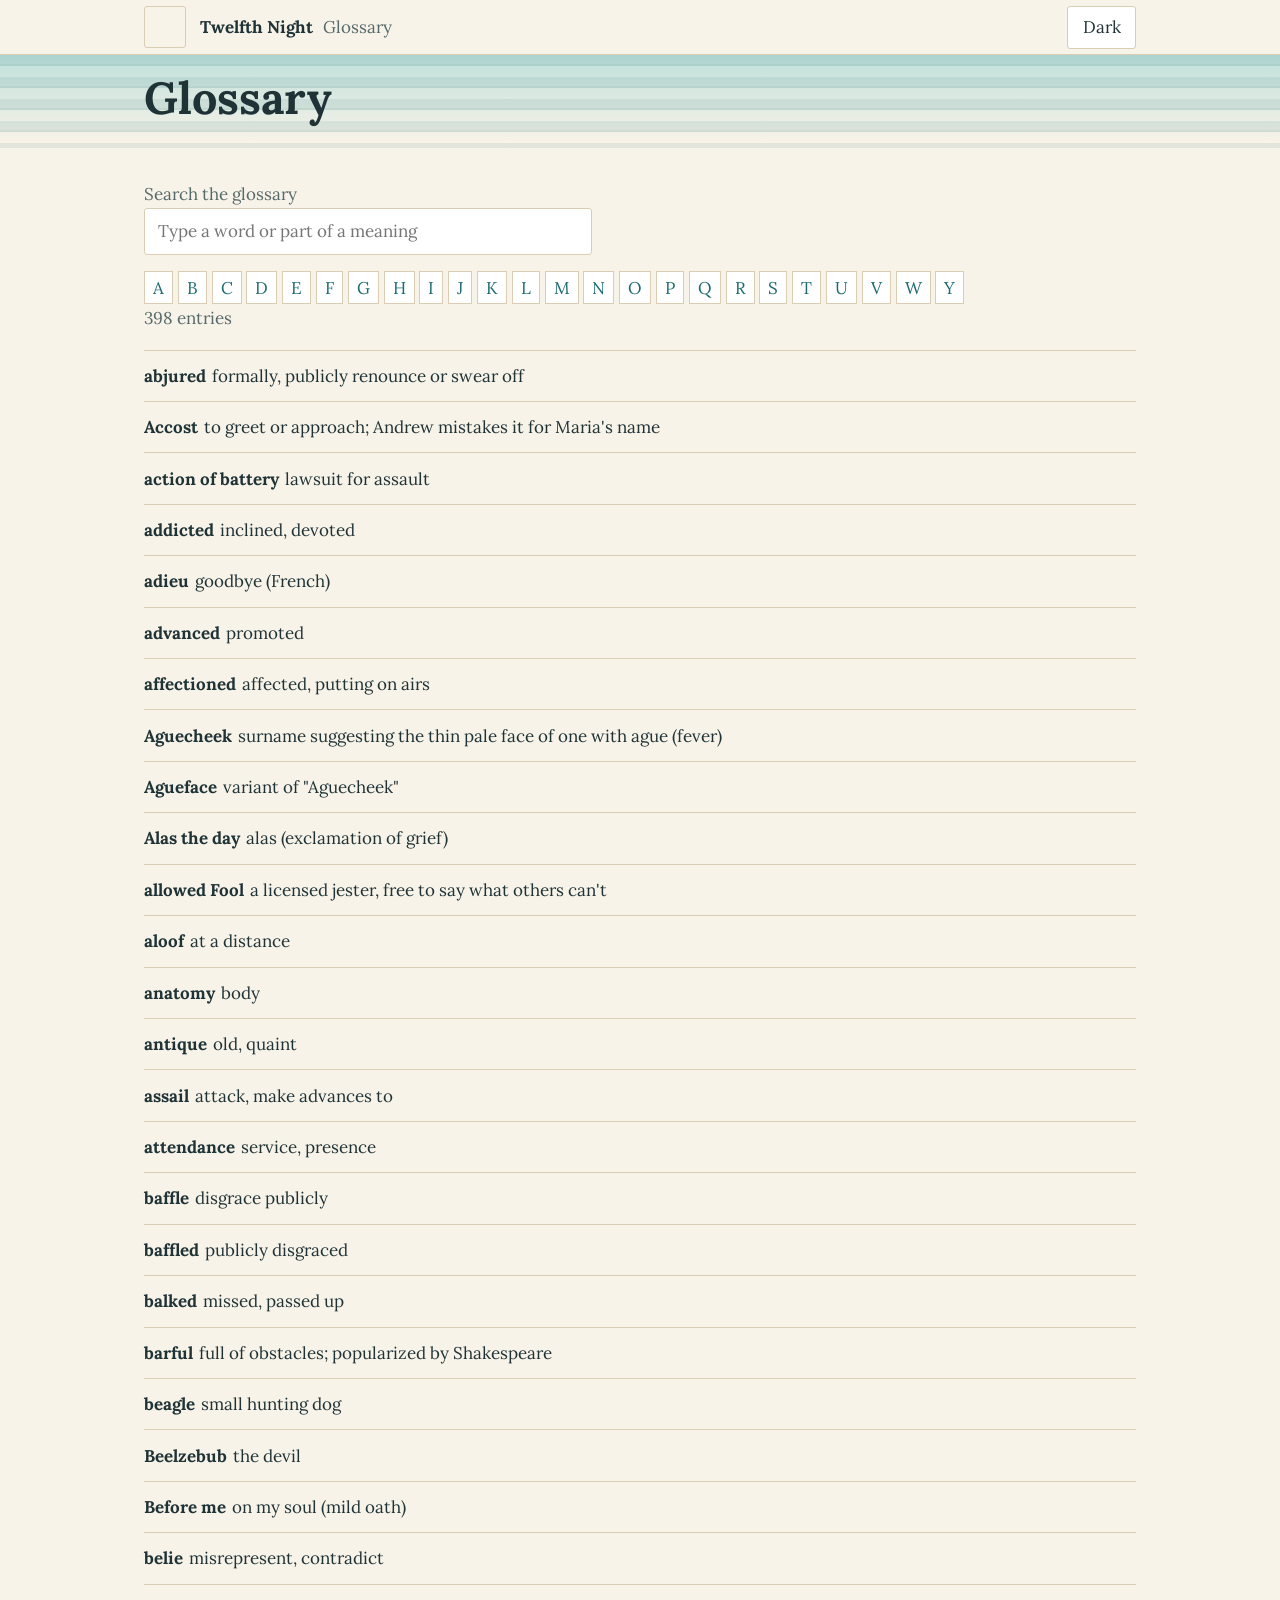
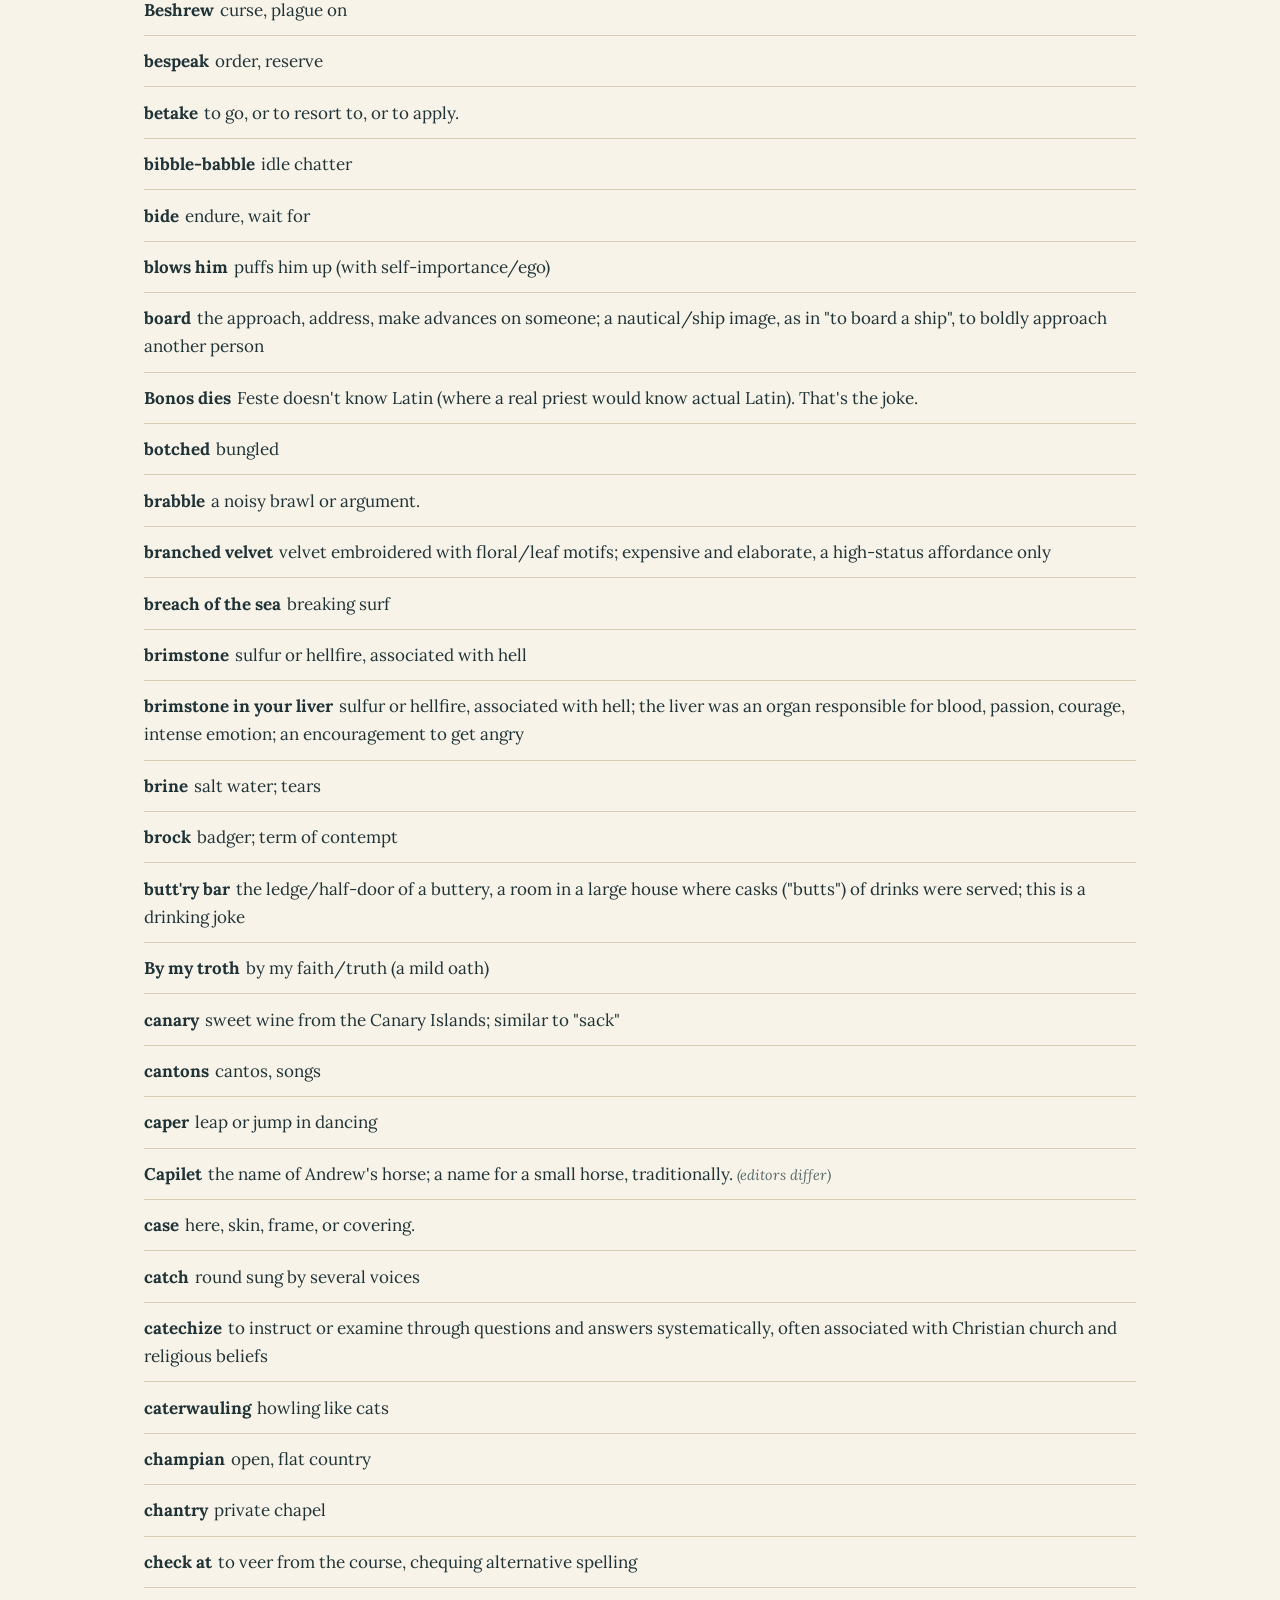
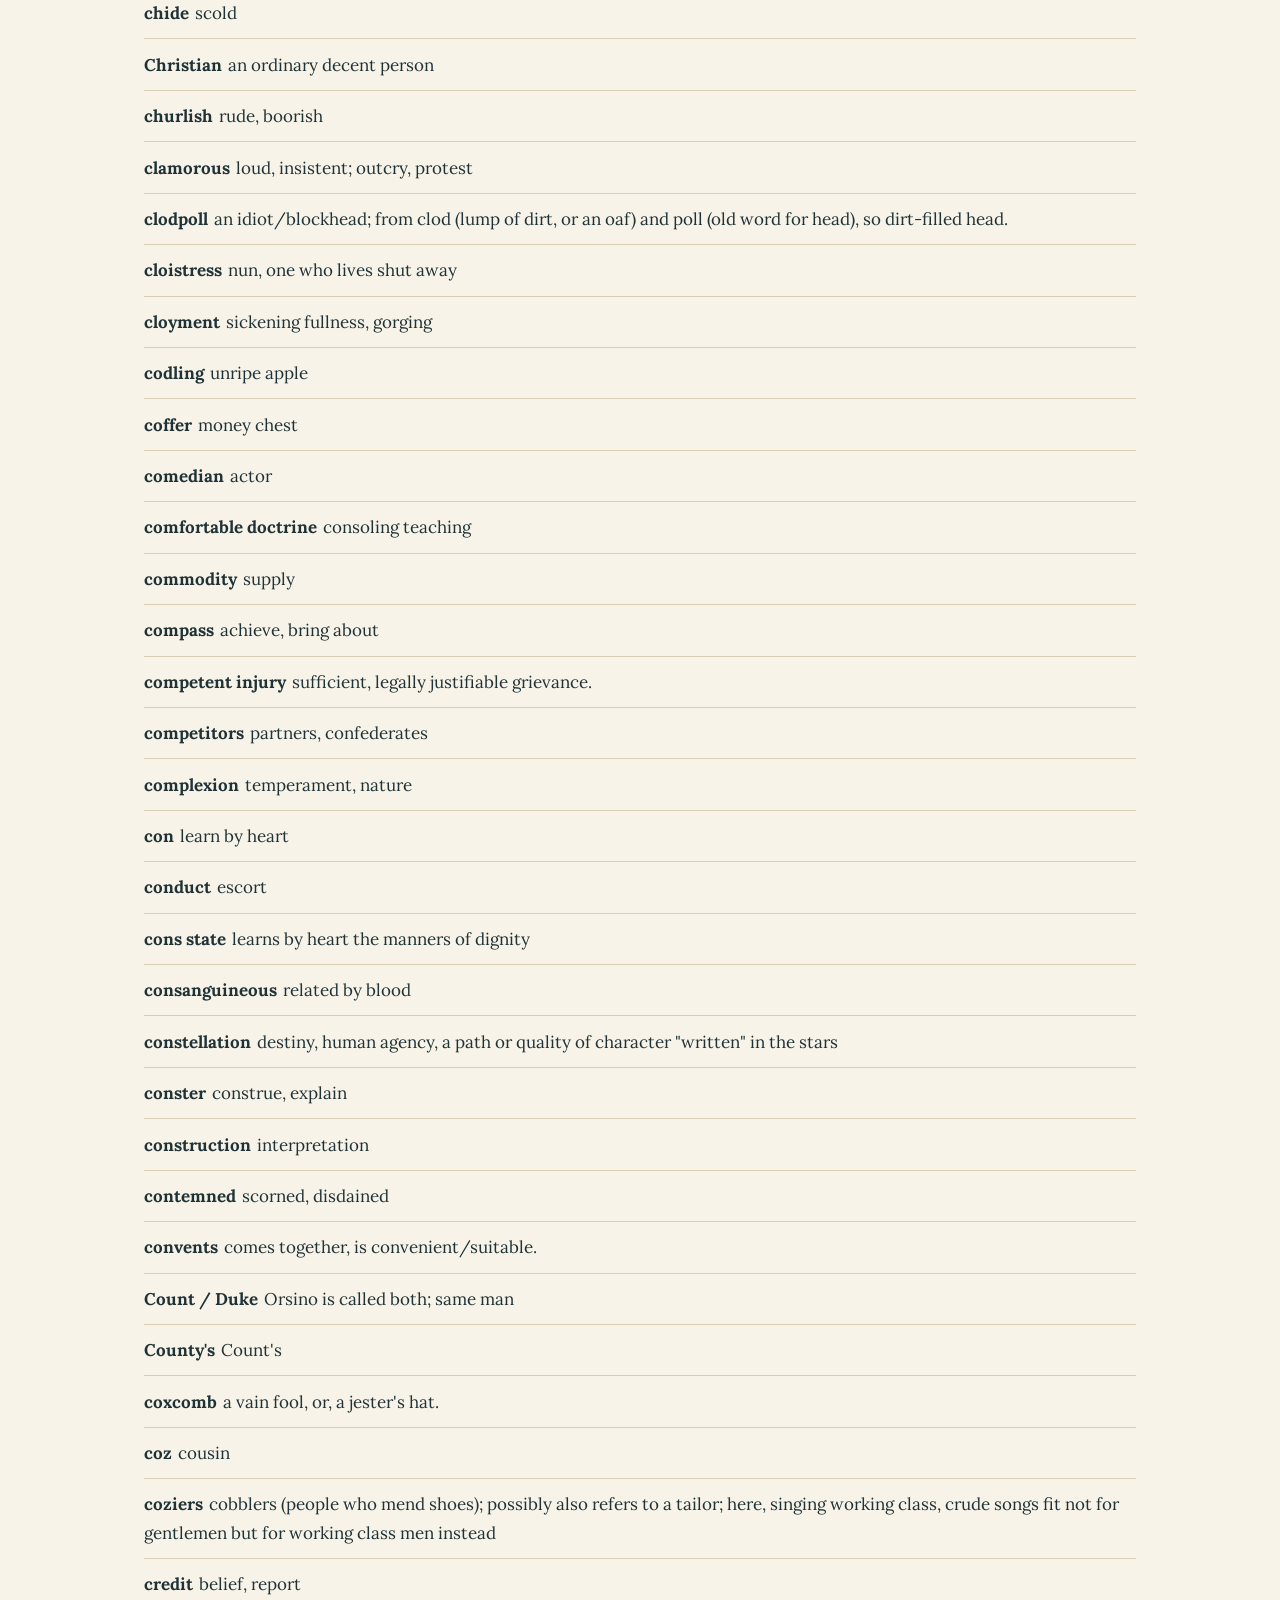
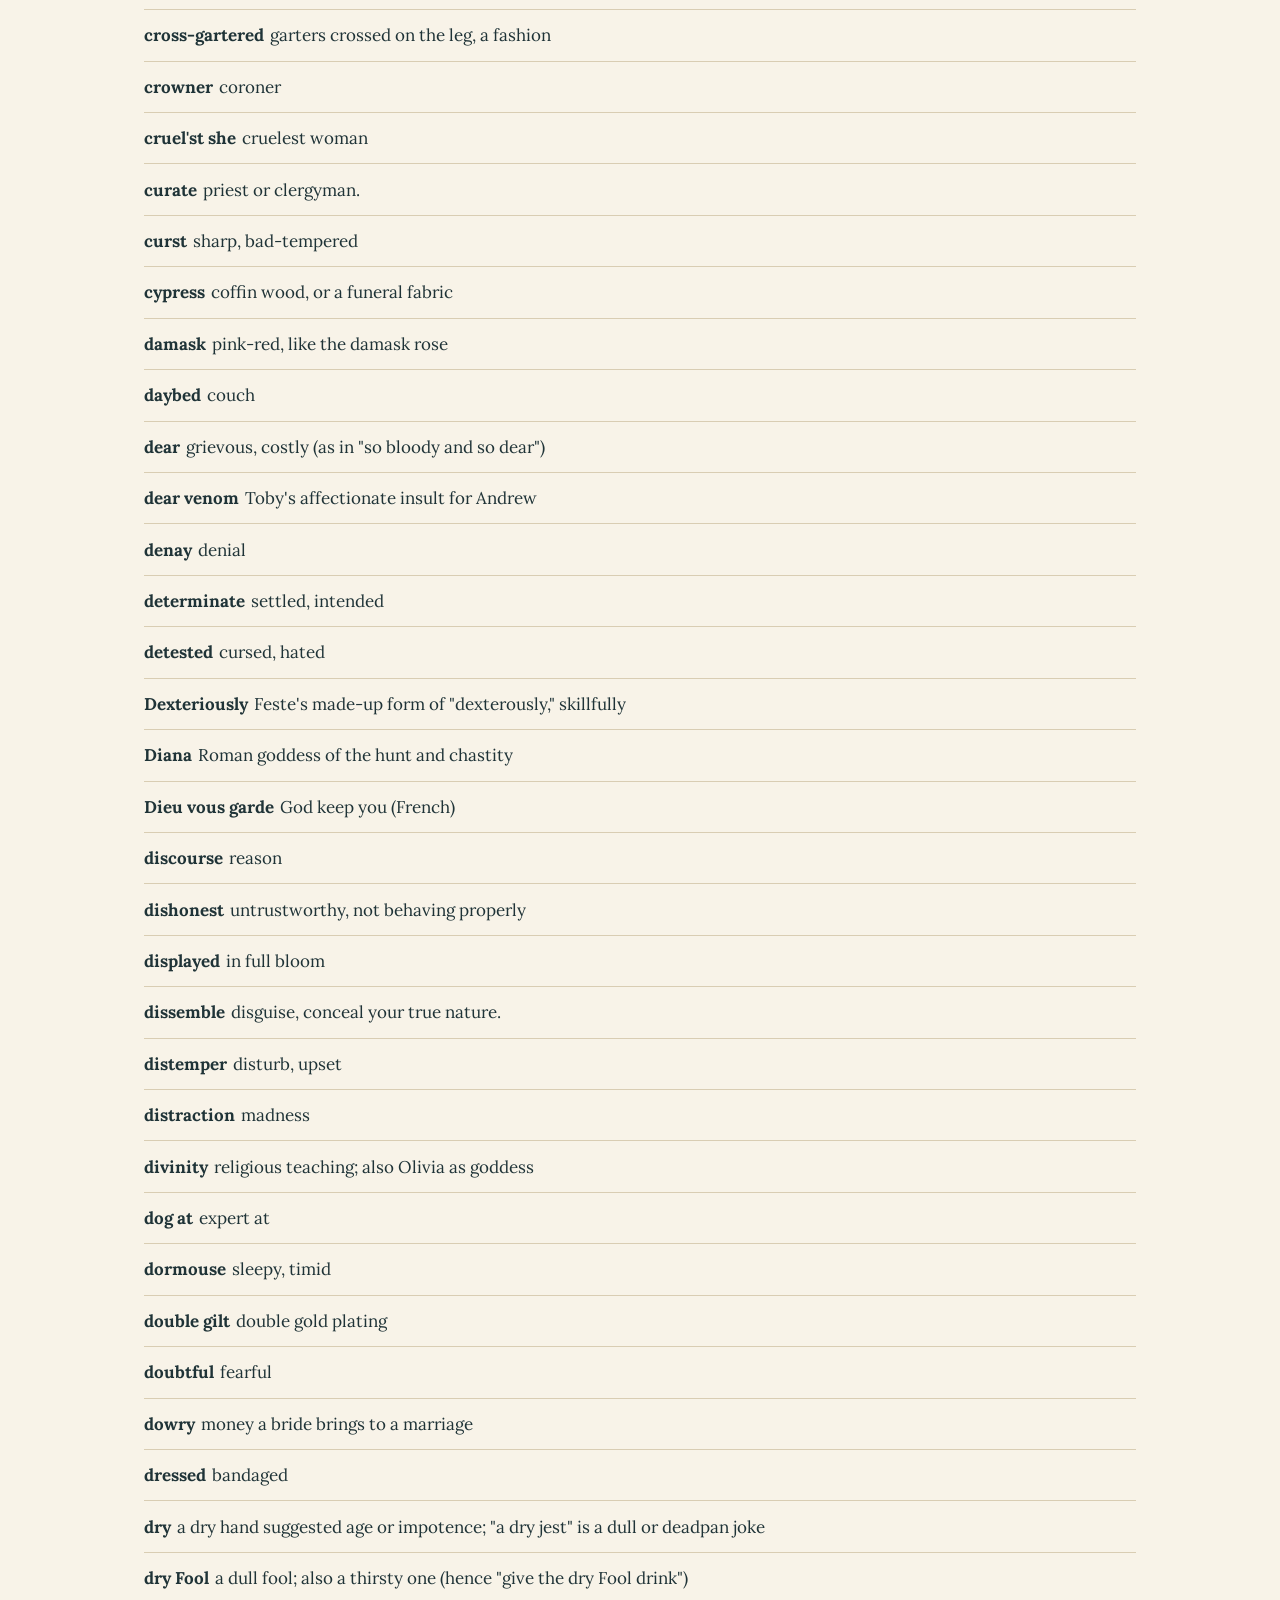
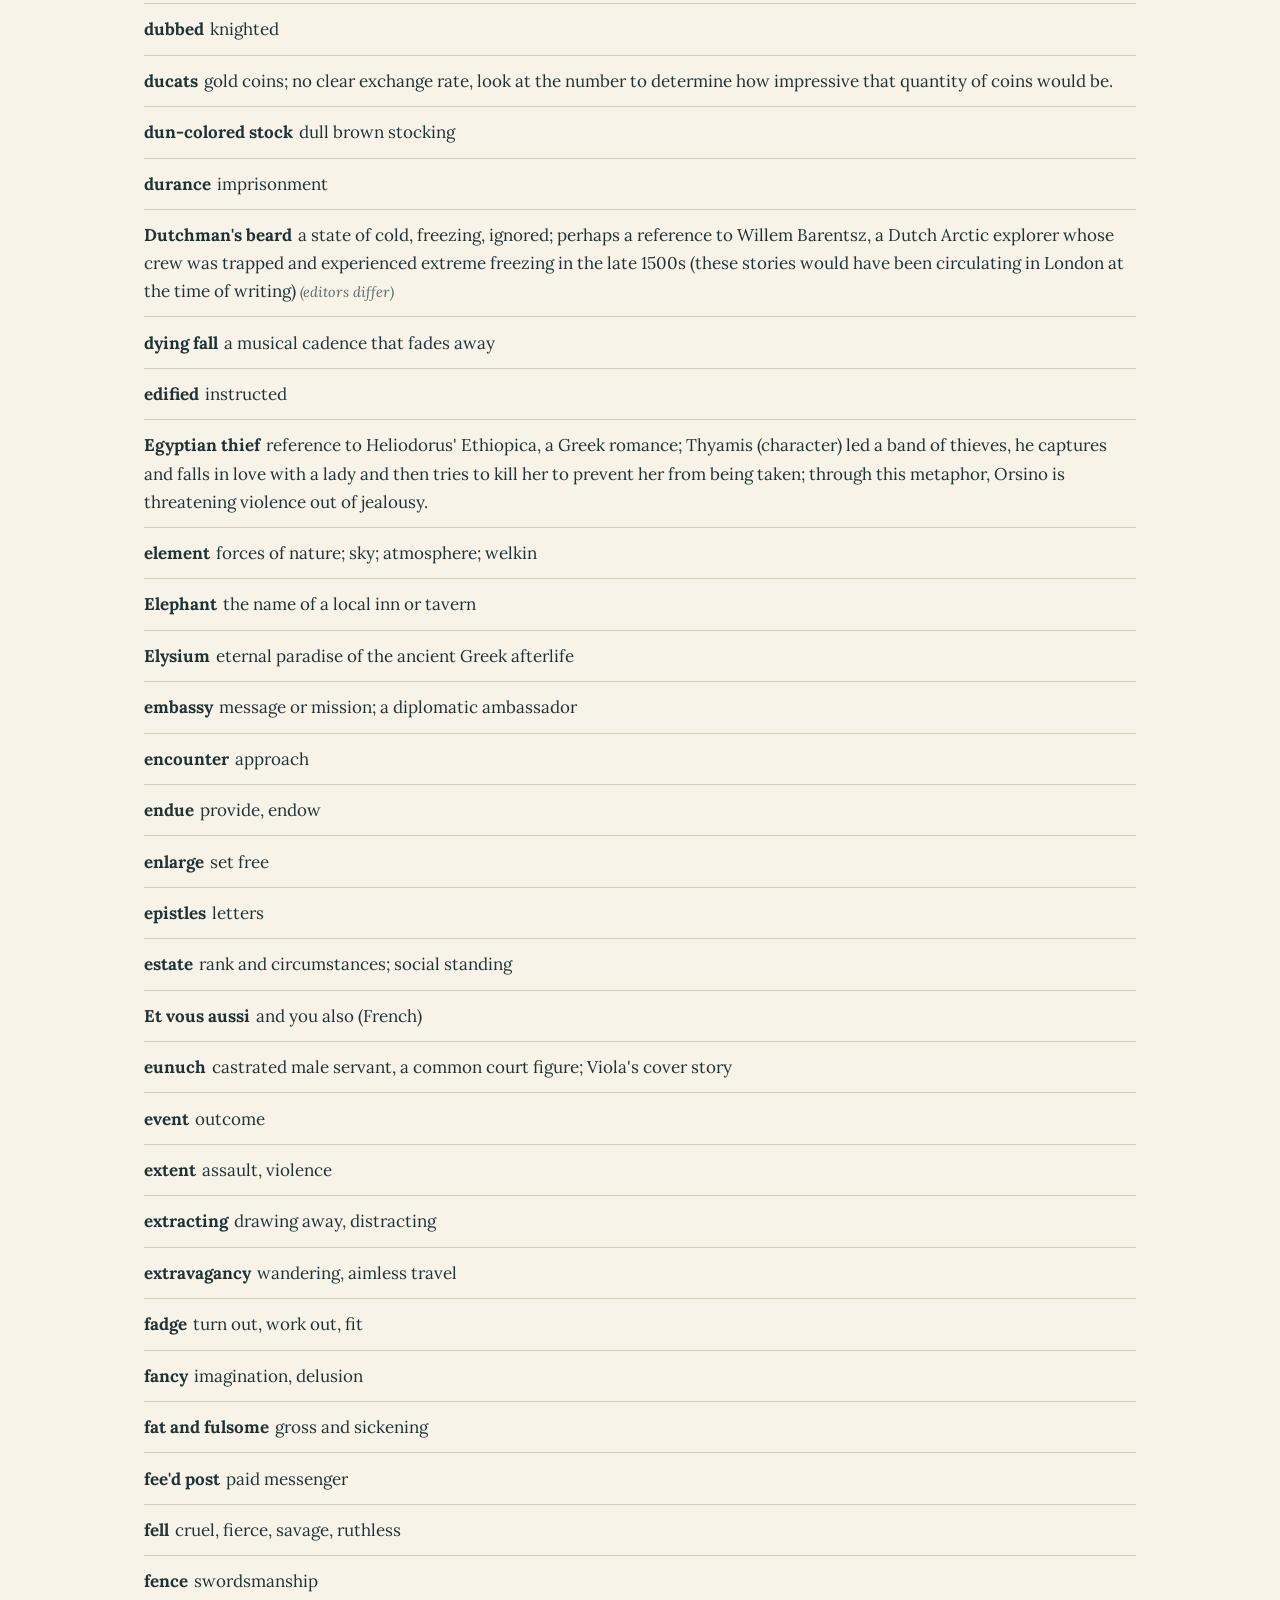
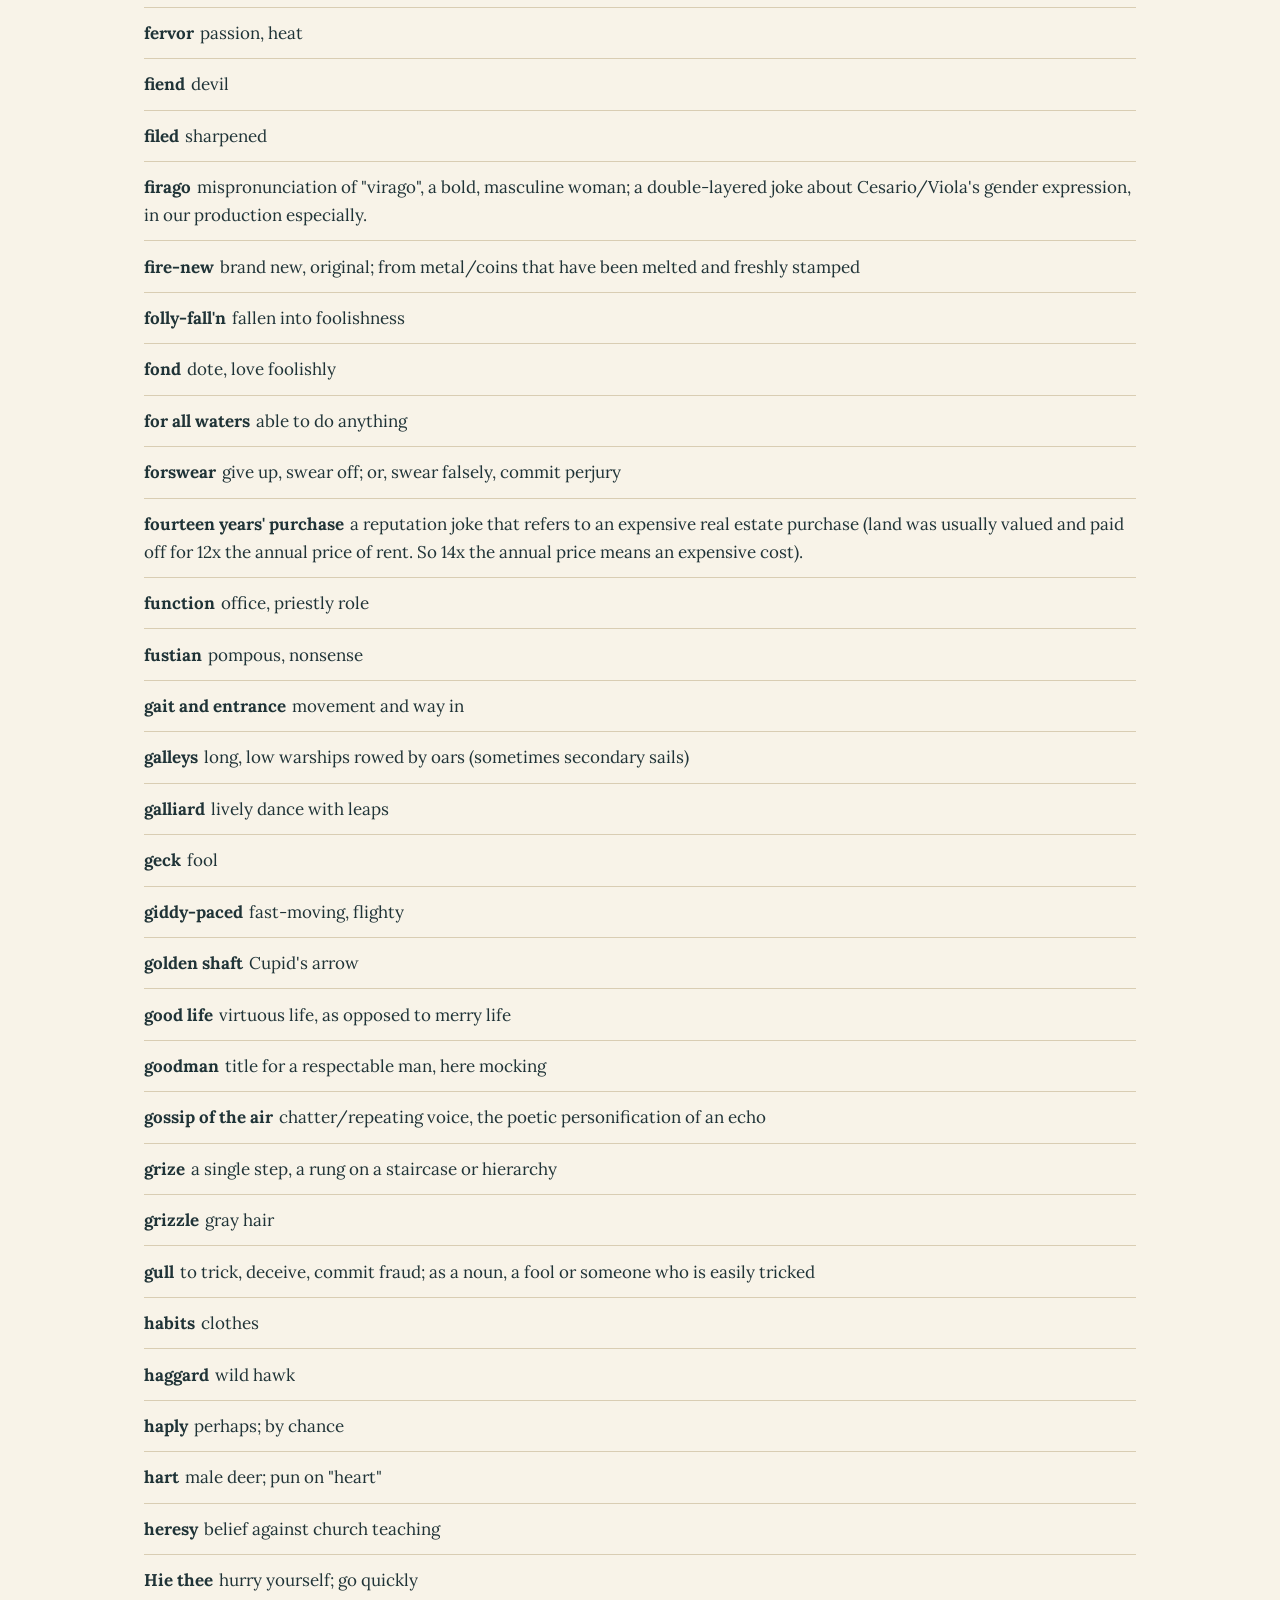
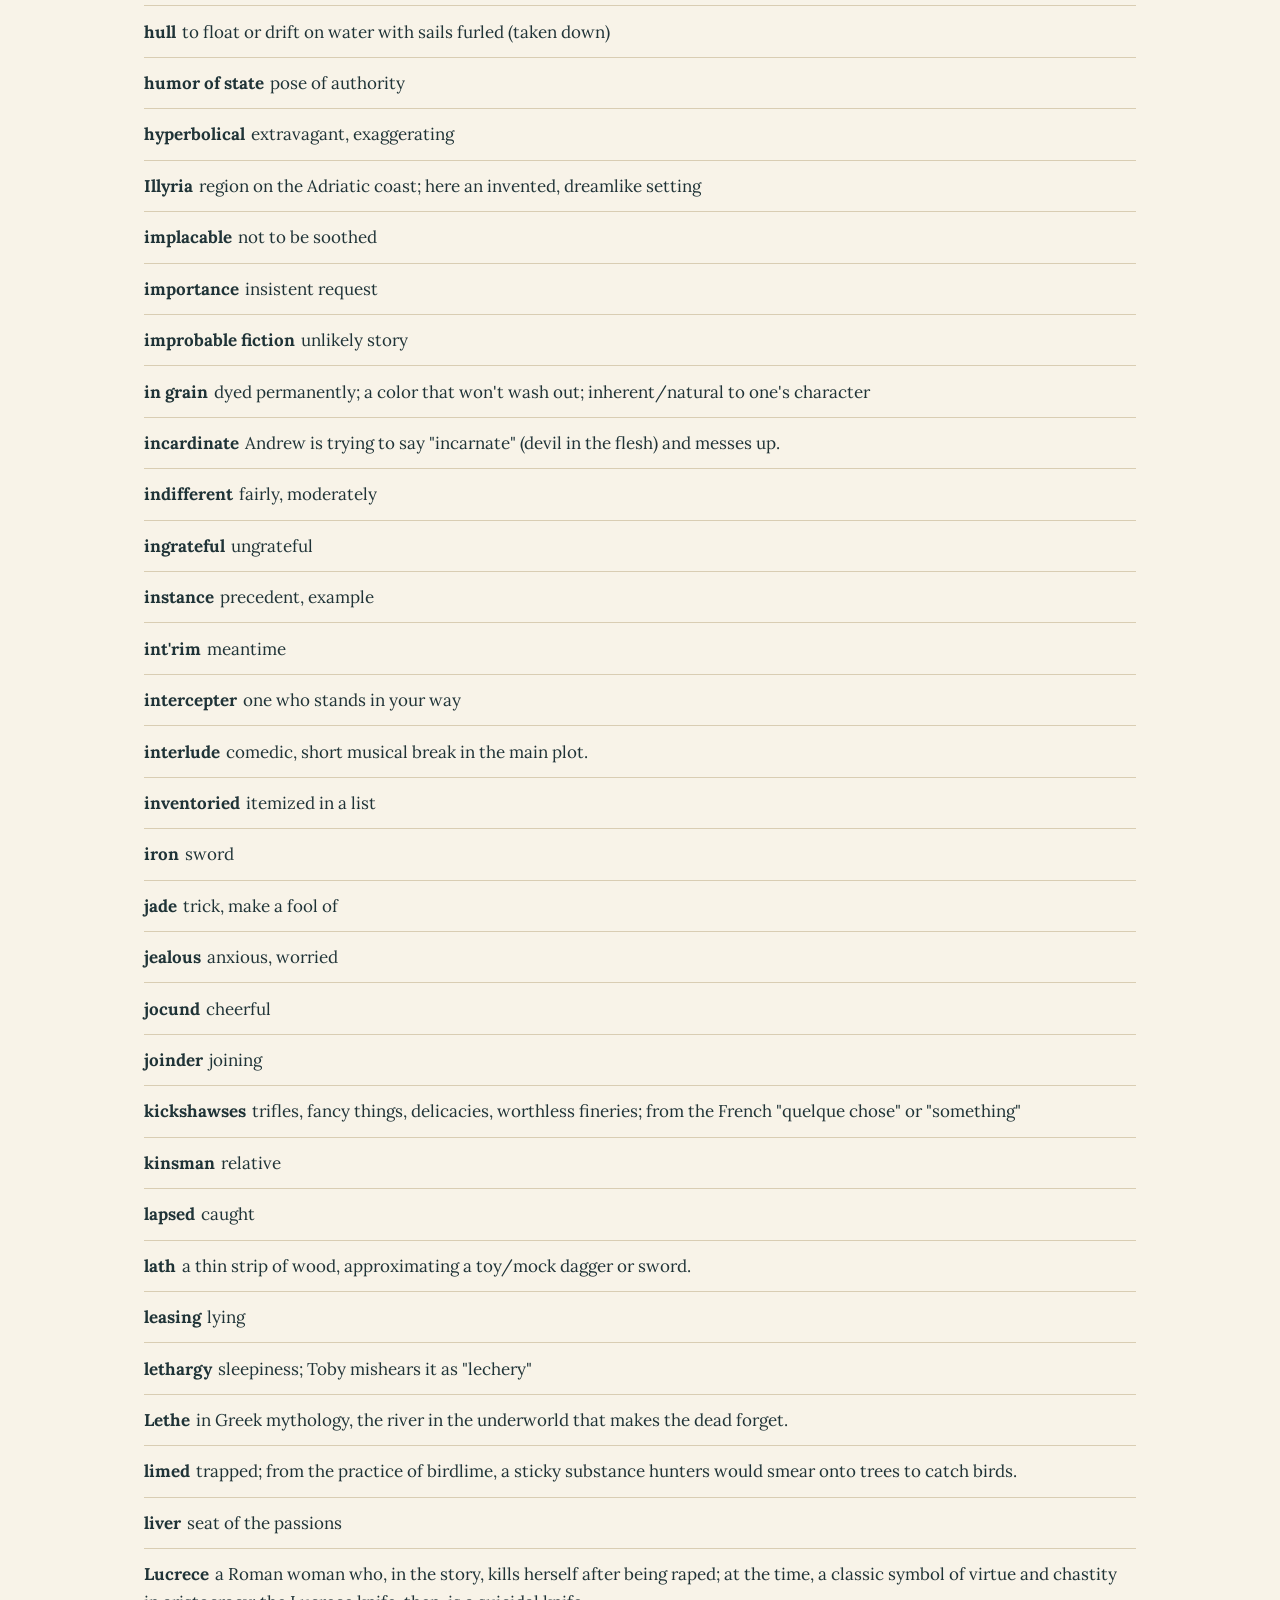
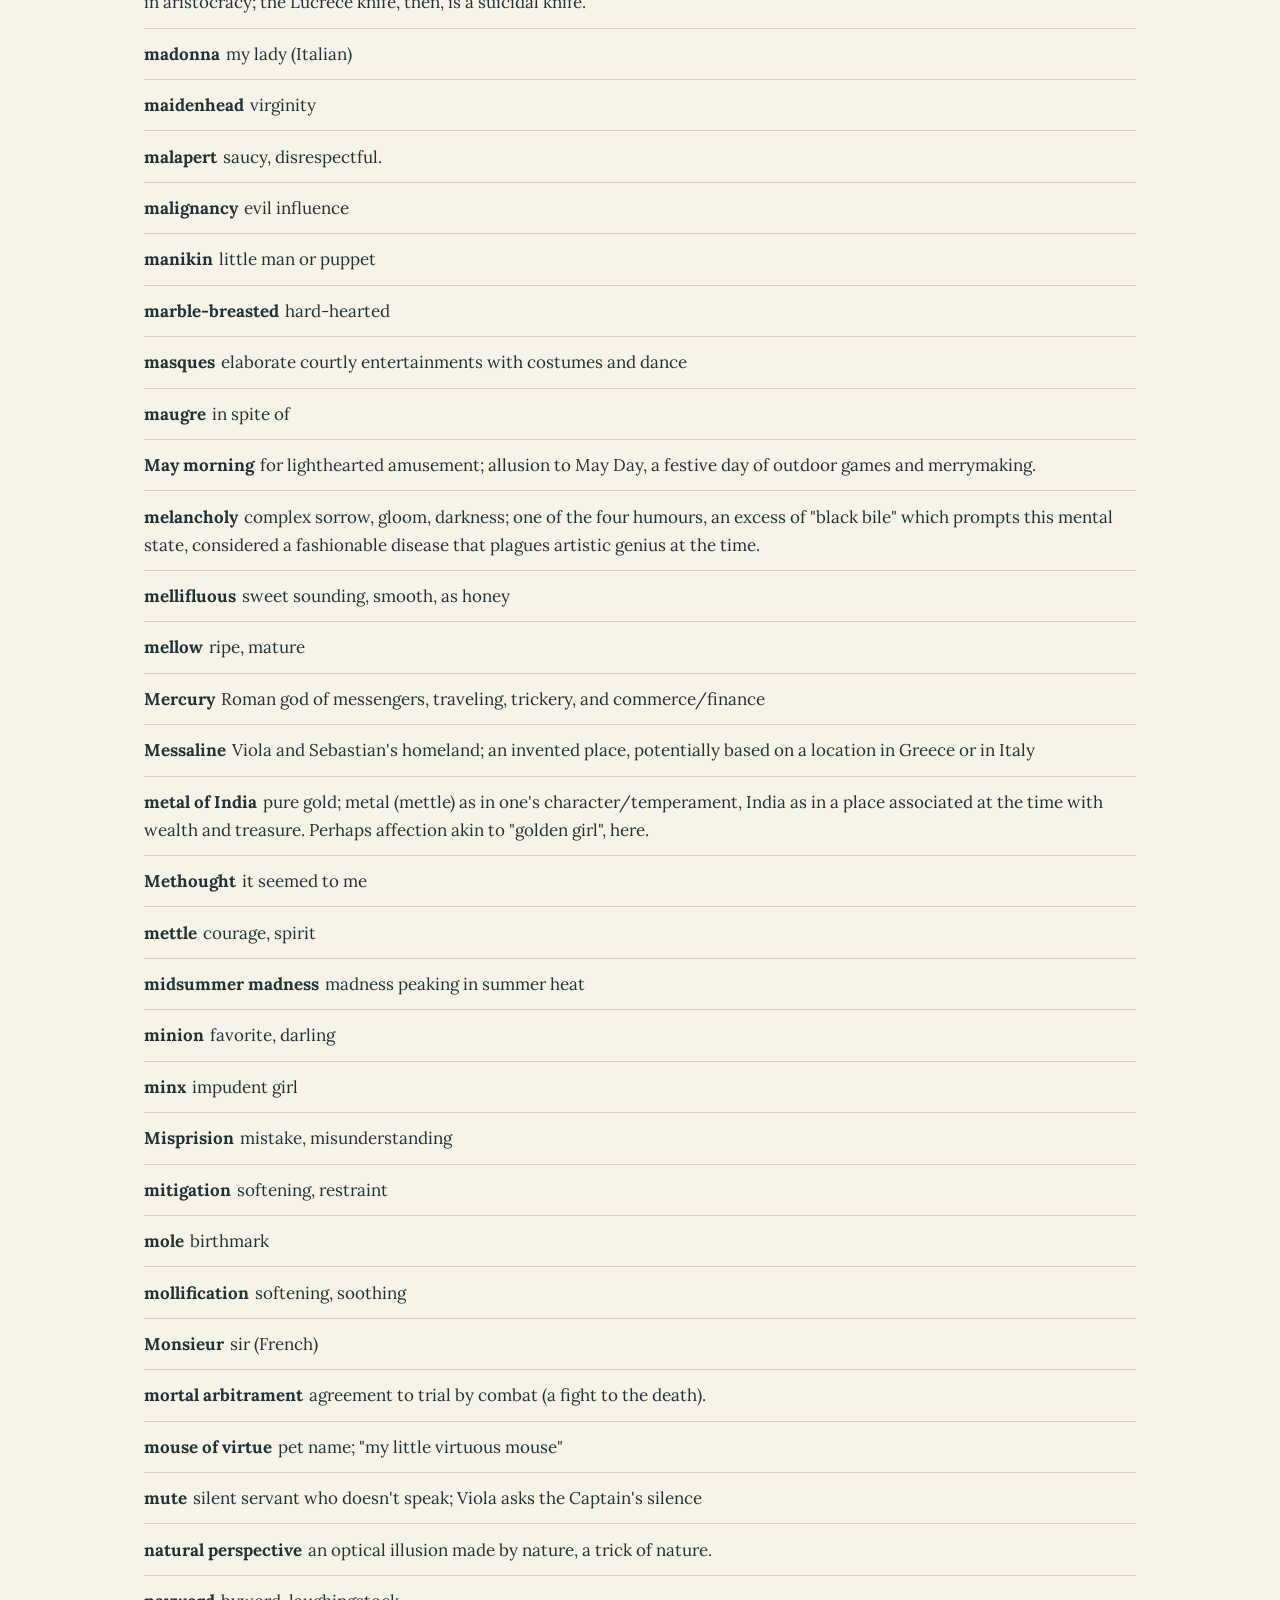
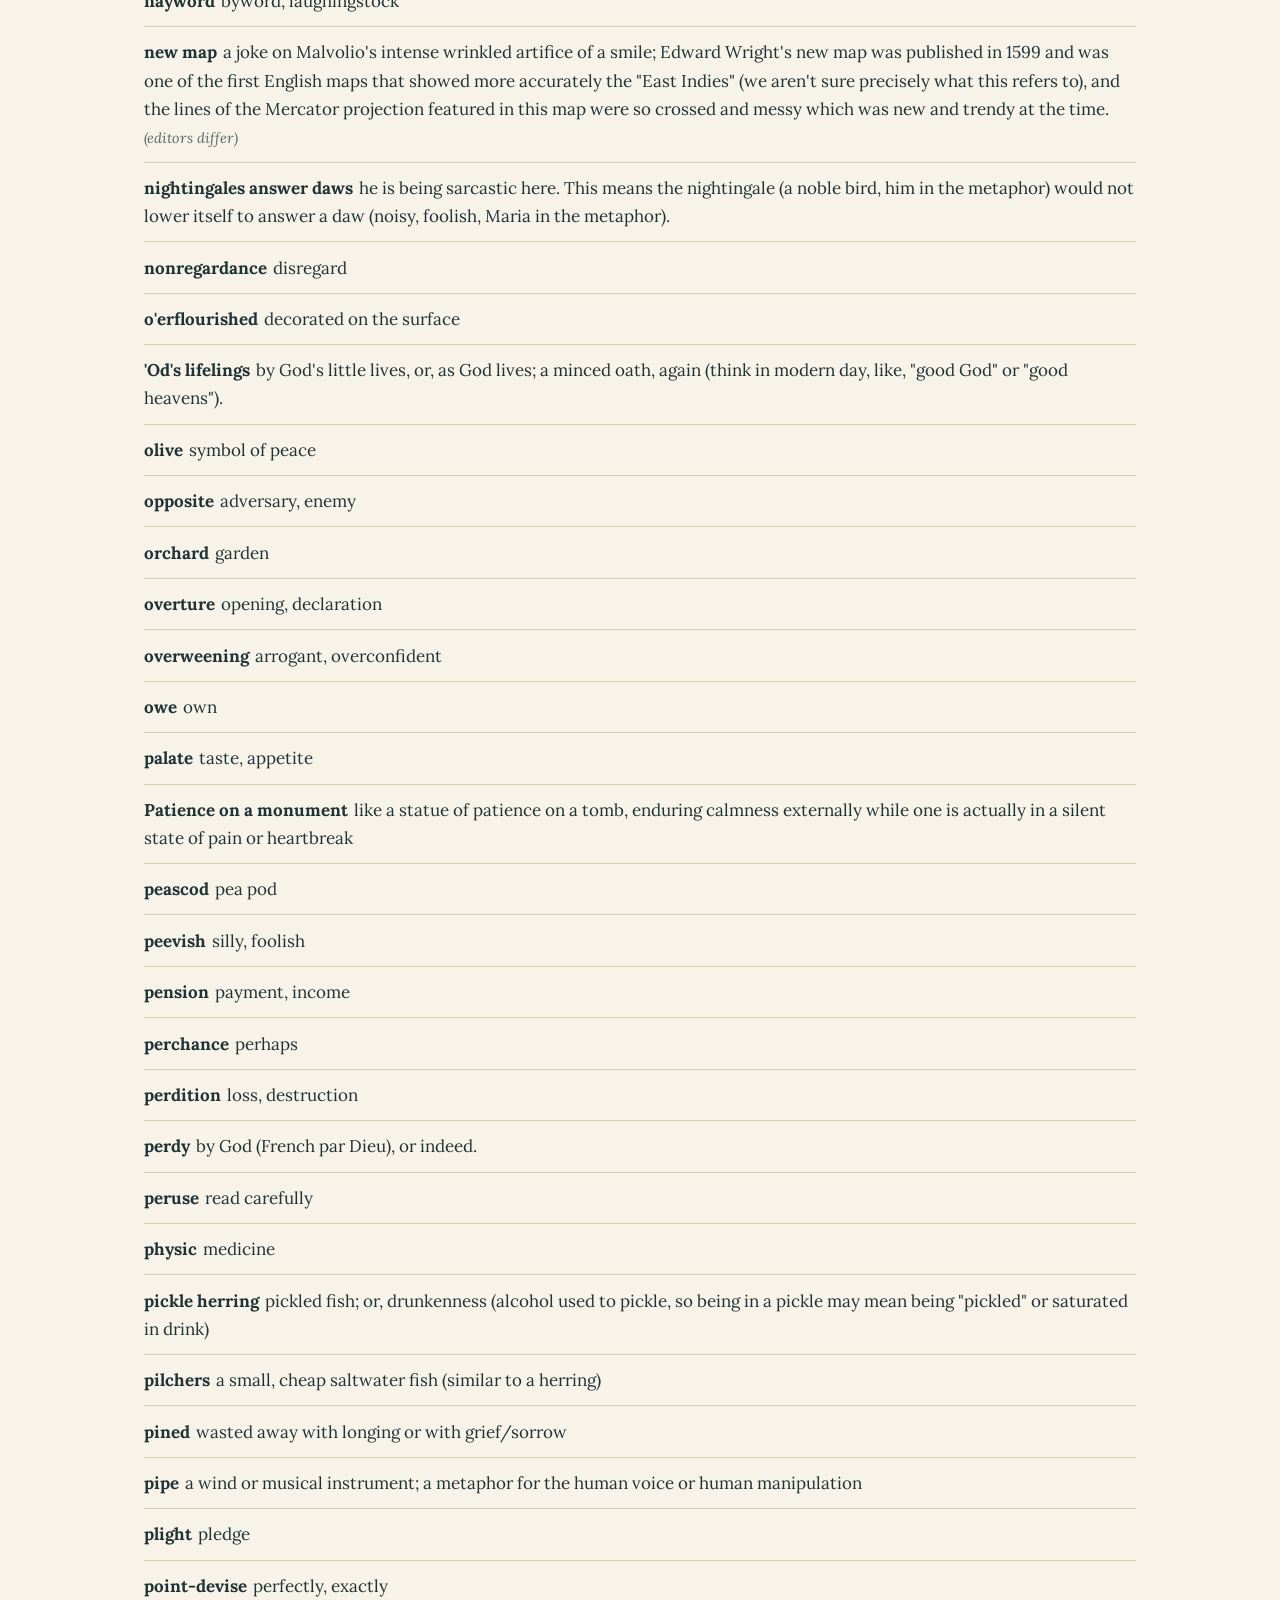
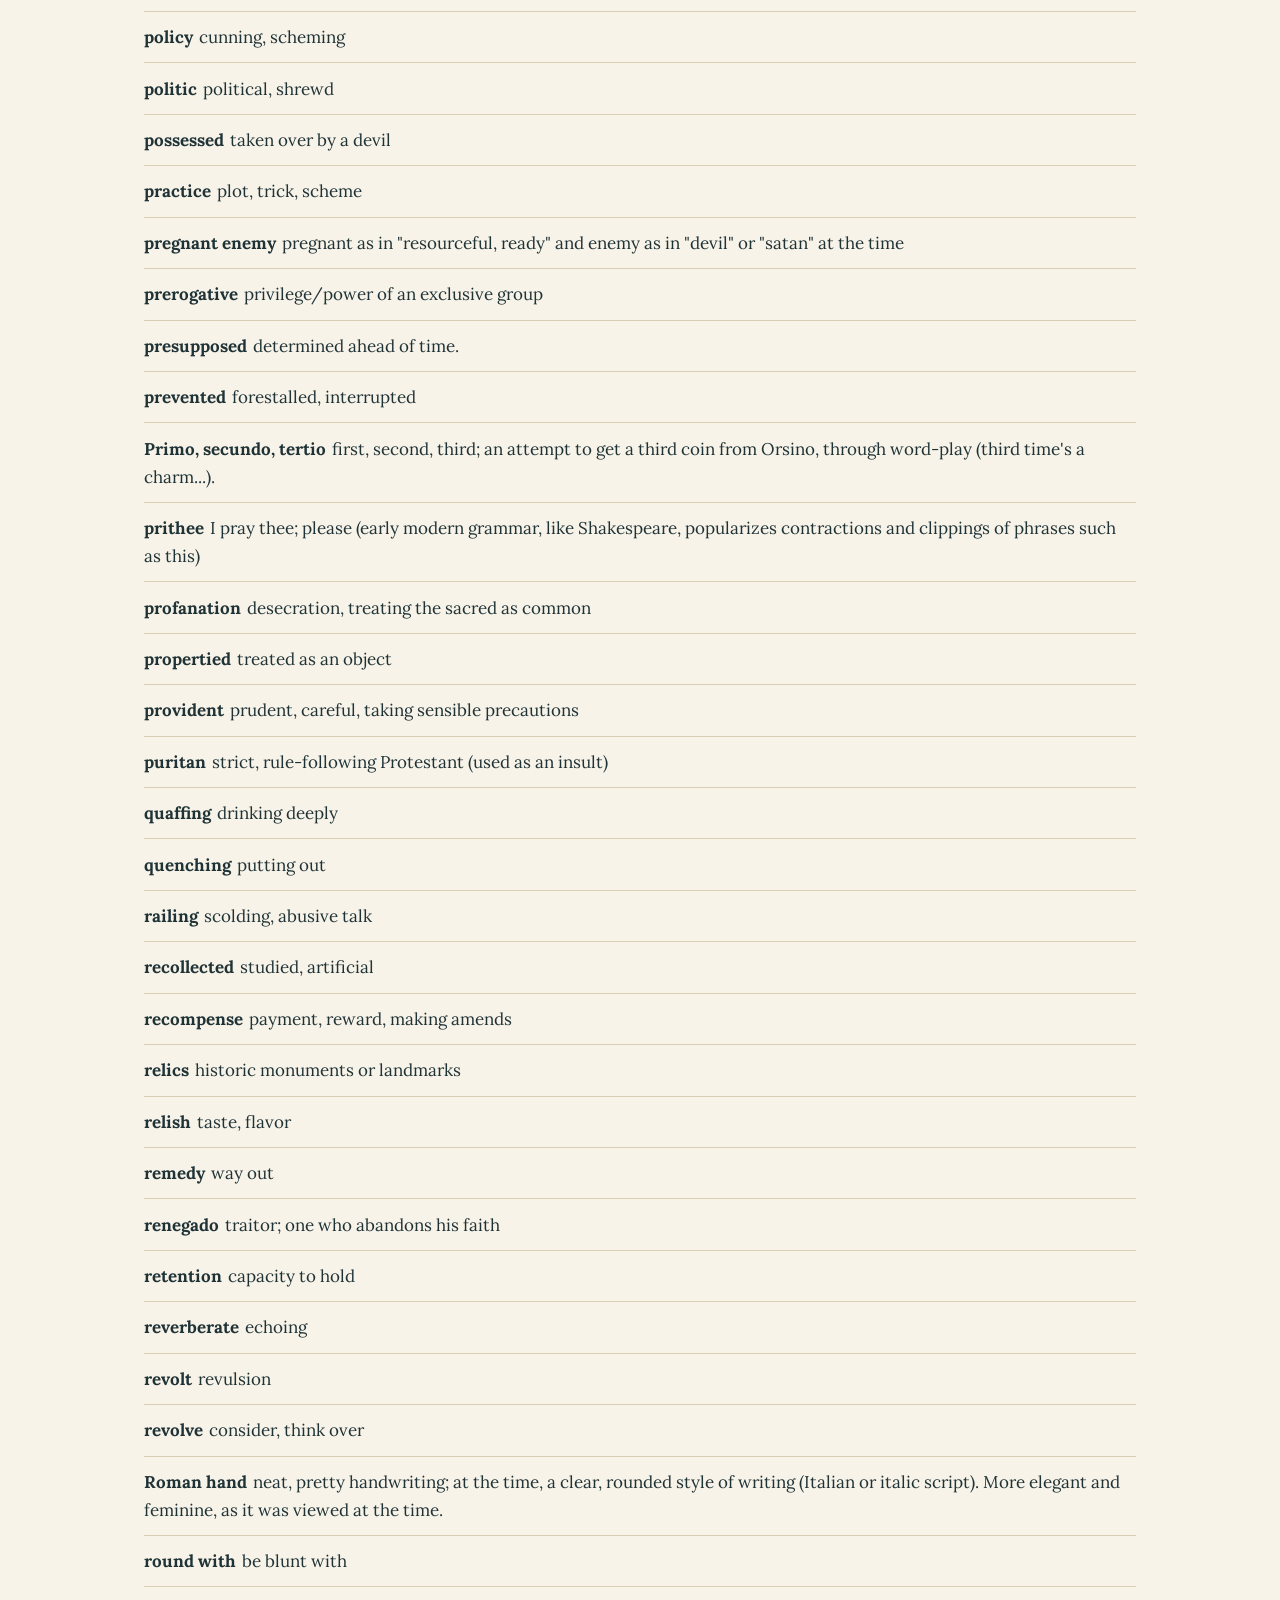
<file: glossary.html>
<!doctype html>
<html lang="en">
<head>
<meta charset="utf-8">
<meta name="viewport" content="width=device-width, initial-scale=1, viewport-fit=cover">
<title>Glossary | Twelfth Night</title>
<link rel="preconnect" href="https://fonts.googleapis.com">
<link rel="preconnect" href="https://fonts.gstatic.com" crossorigin>
<link rel="stylesheet" href="https://fonts.googleapis.com/css2?family=Lora:ital,wght@0,400;0,600;0,700;1,400&display=swap">
<link rel="stylesheet" href="assets/style.css">
</head>
<body data-page="glossary.html">
<header class="hero small">
  <svg id="lights" aria-hidden="true"></svg>
  <div class="in">
    <h1>Glossary</h1>
  </div>
</header>
<main id="main">

  <label for="q" class="muted">Search the glossary</label><br>
  <input id="q" class="search" type="search" autocomplete="off" placeholder="Type a word or part of a meaning">
  <div class="letters" id="letters" aria-label="Jump to letter"></div>
  <p class="muted" id="count" aria-live="polite"></p>
  <ul class="gl" id="gl"></ul>
</main>
<script src="assets/site.js"></script>
<script src="assets/glossary.js"></script>
</body>
</html>
</file>
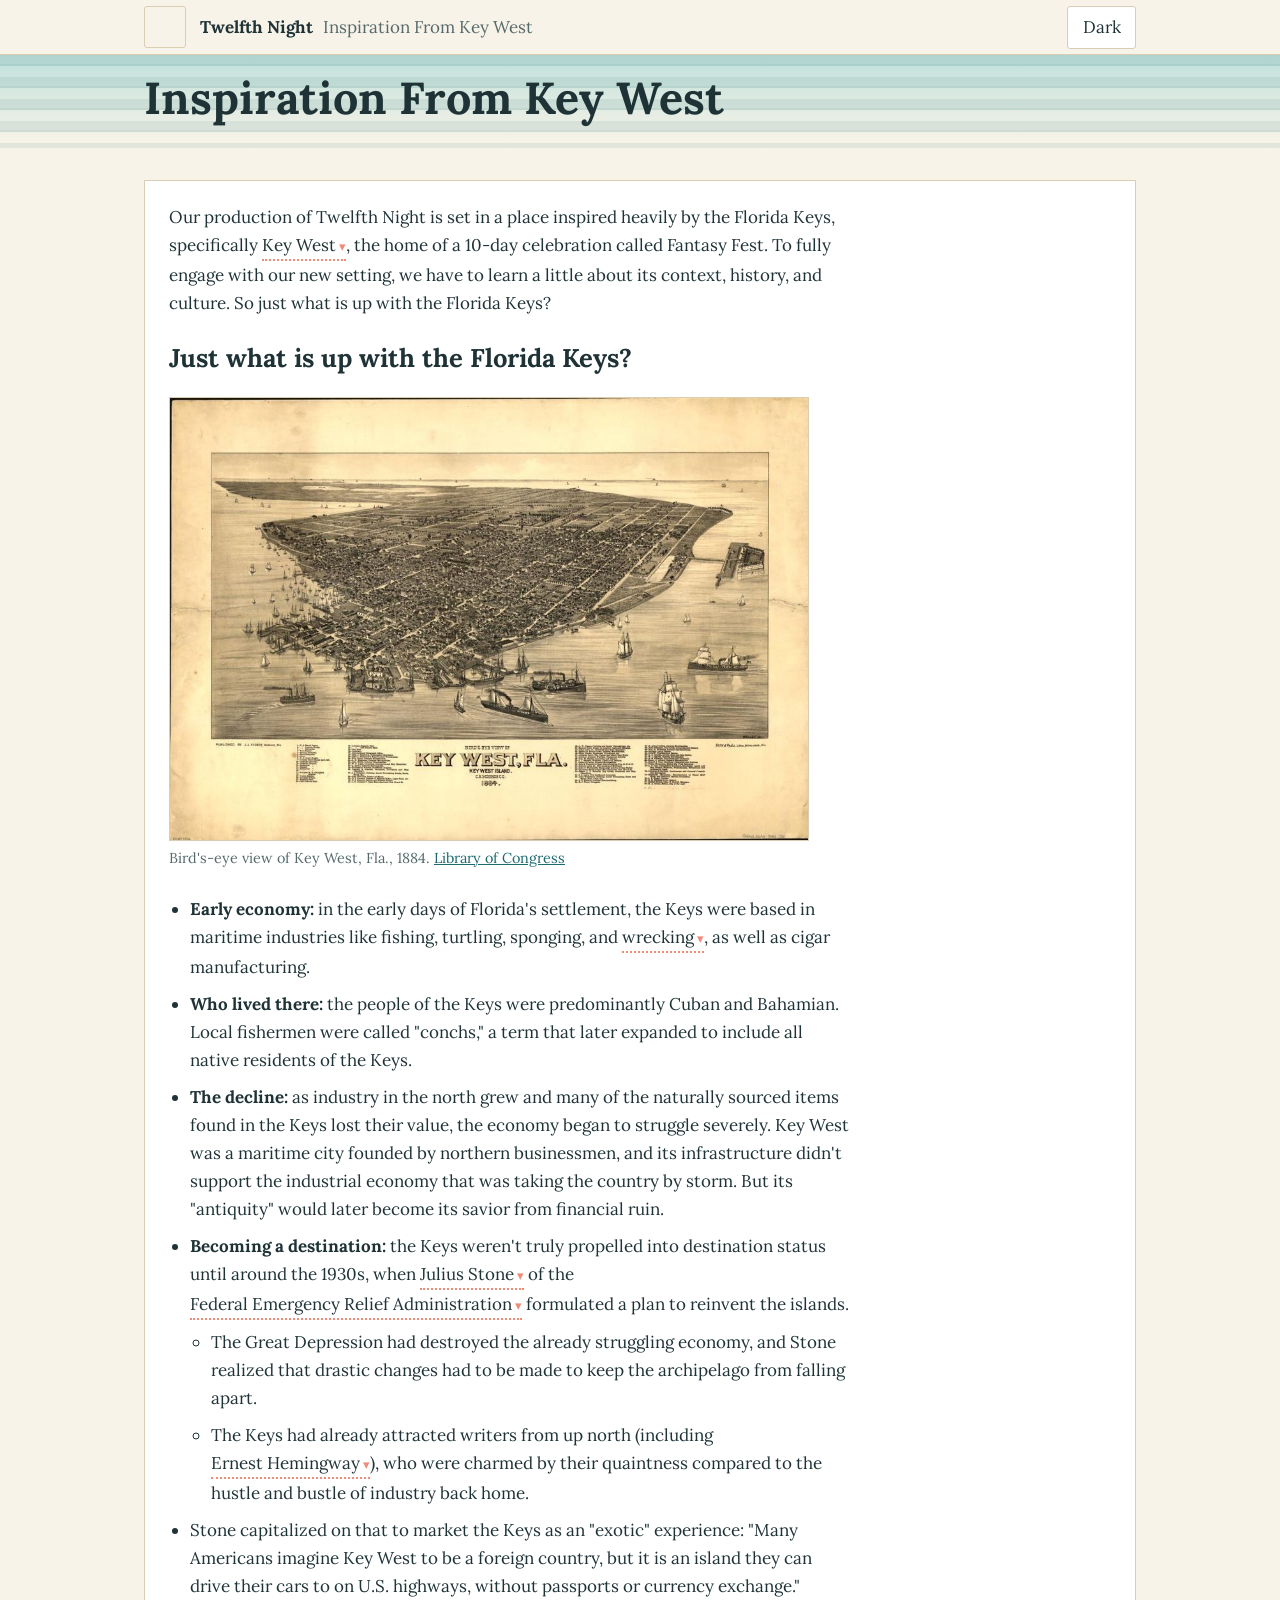
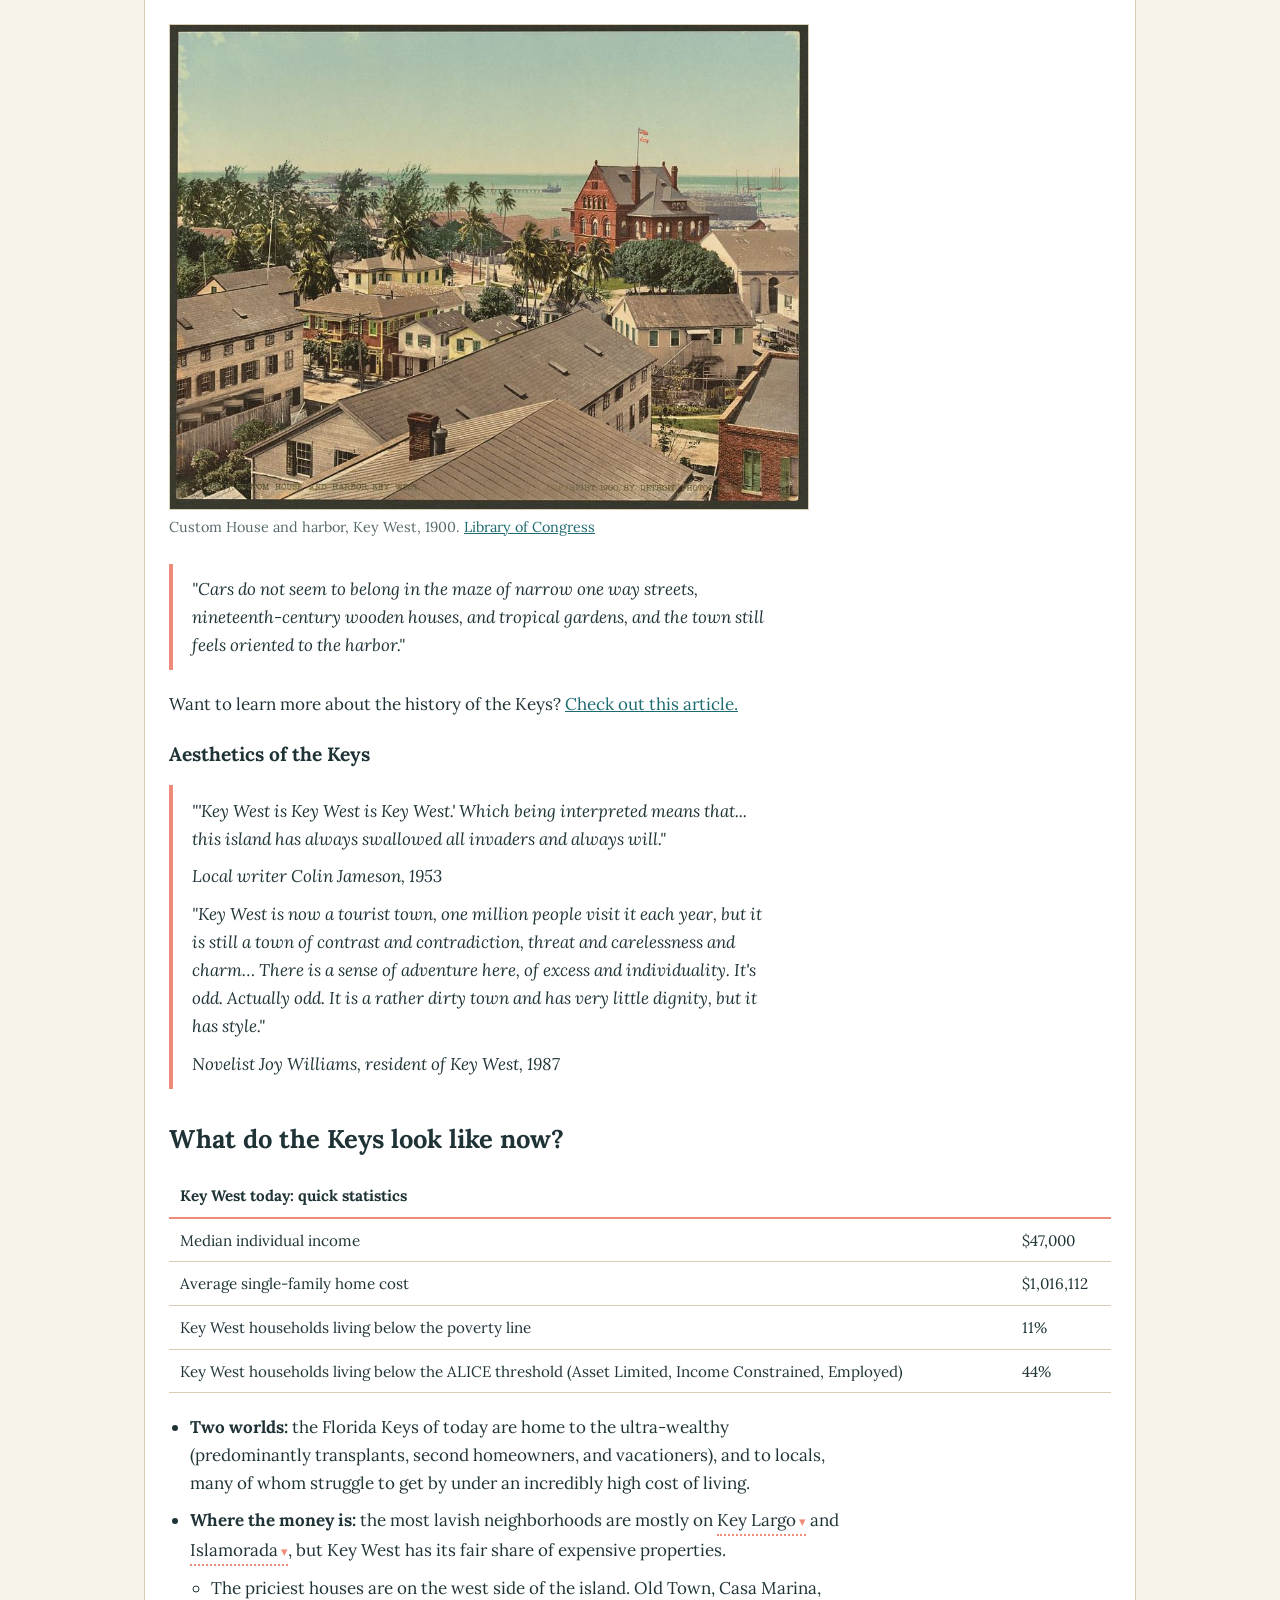
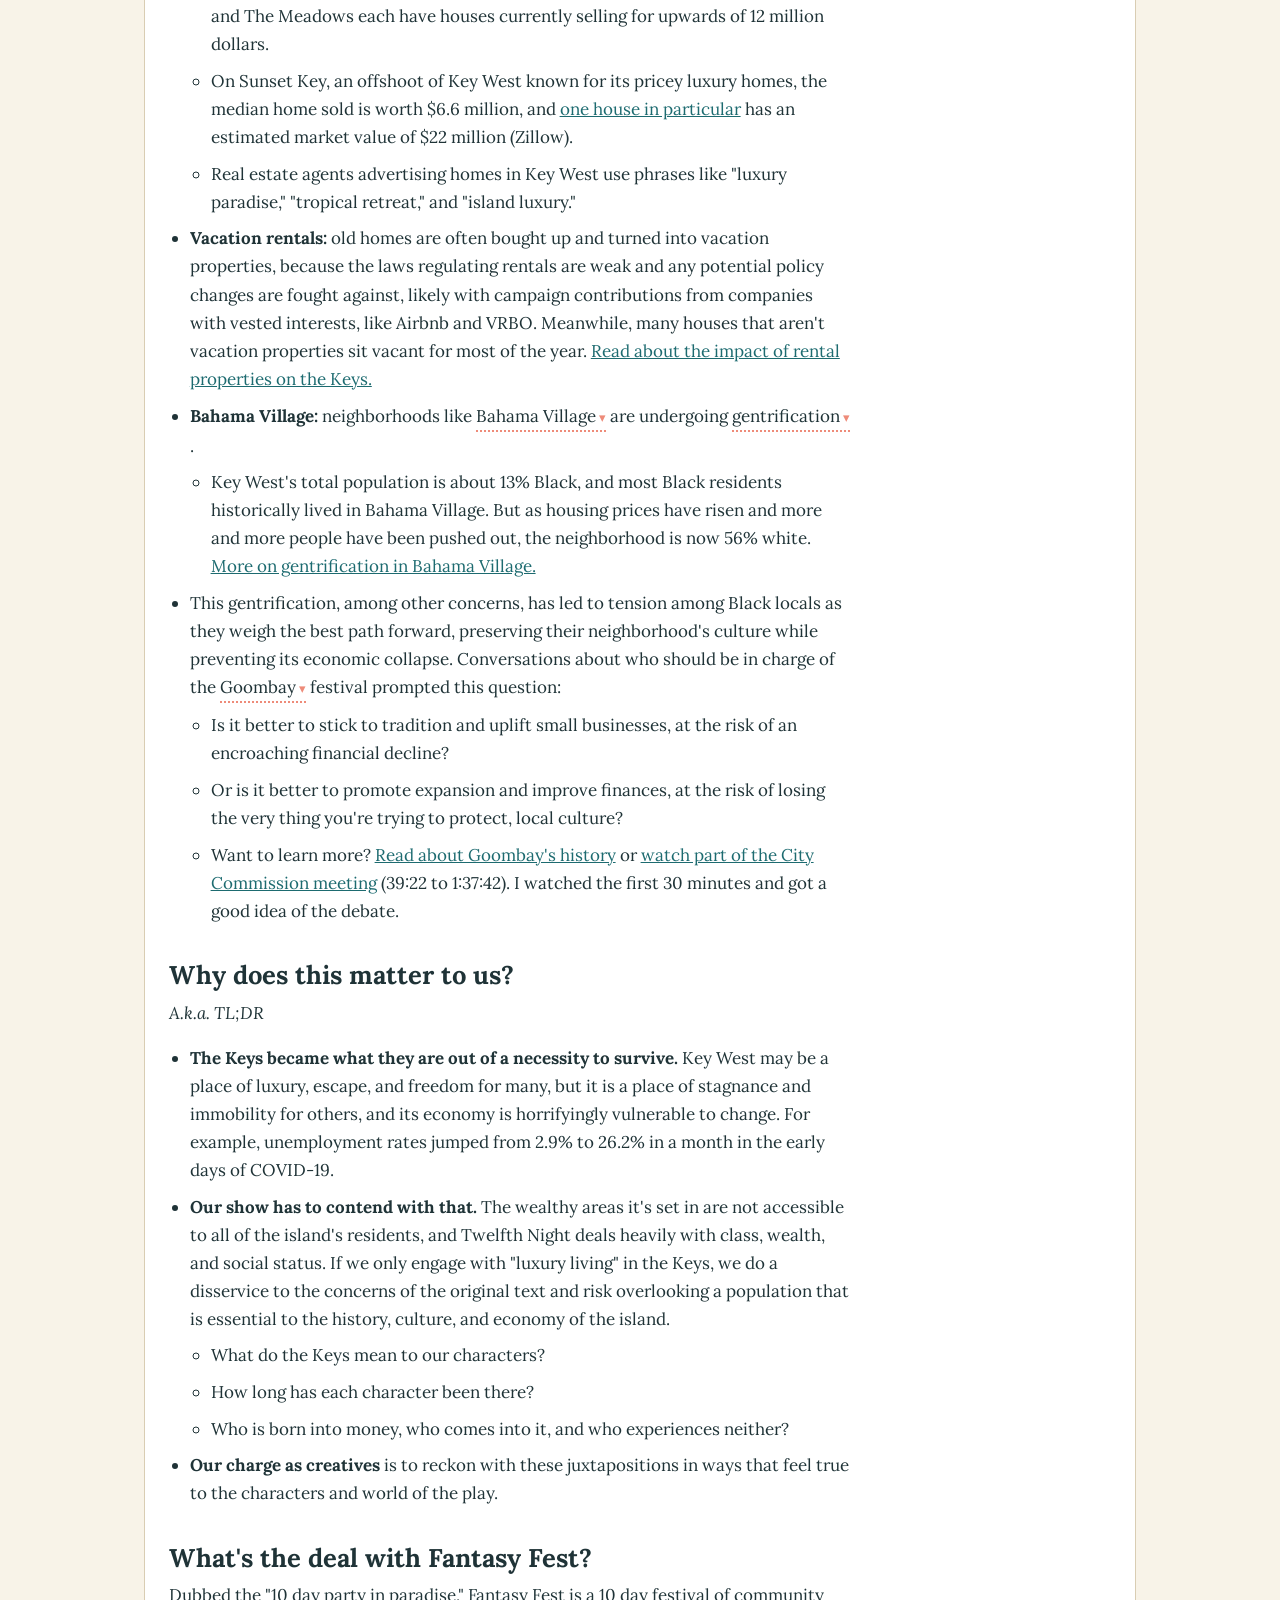
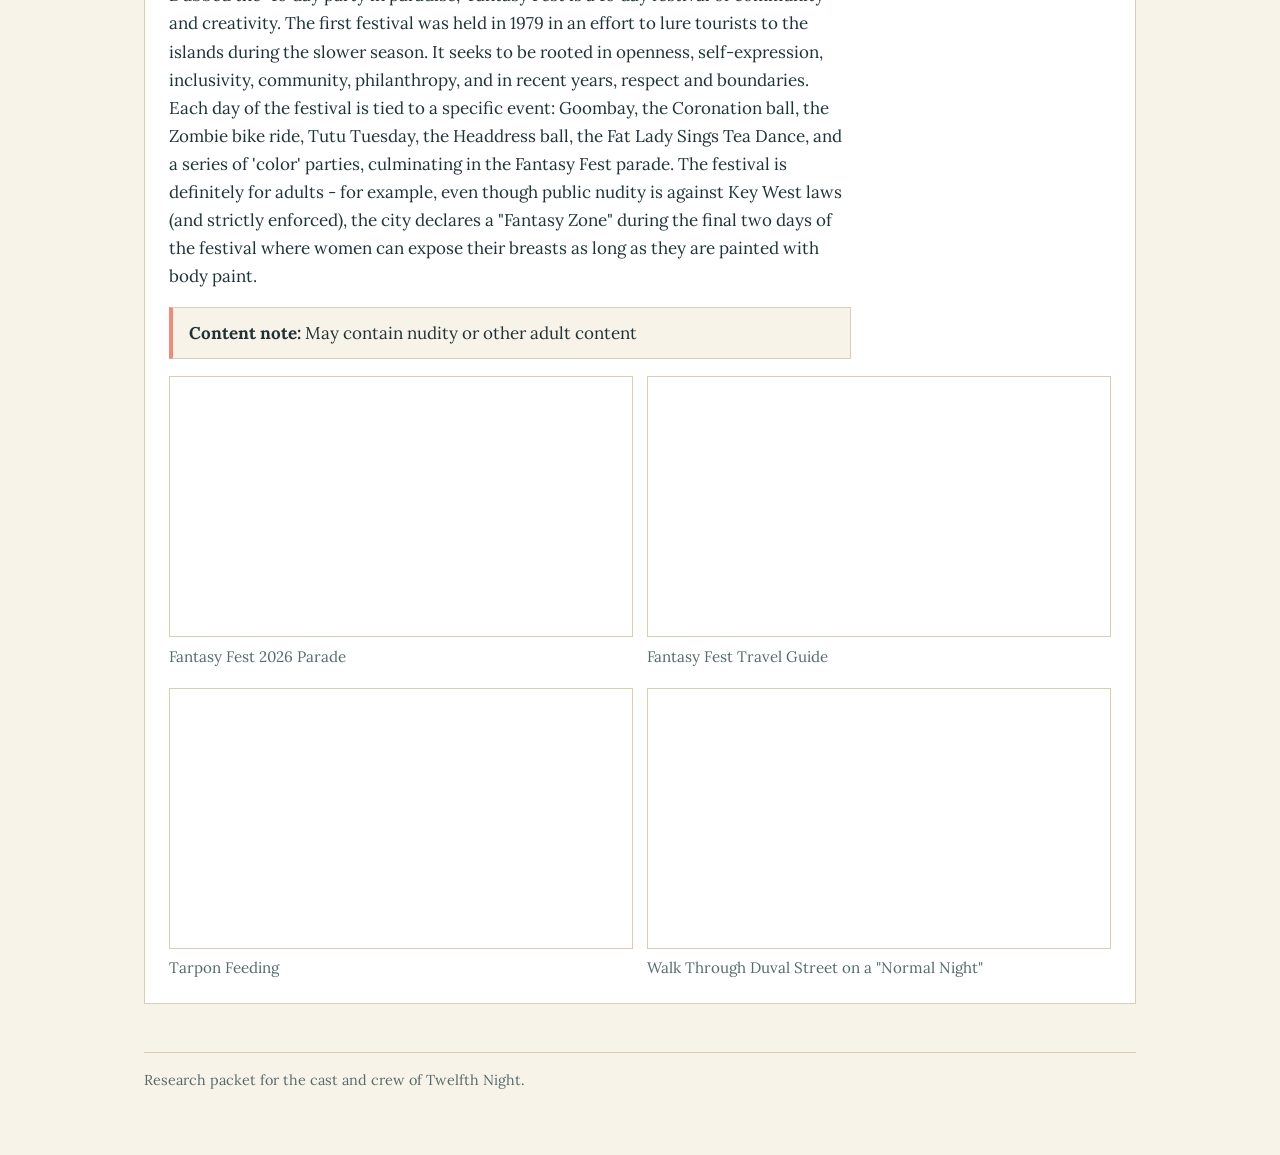
<file: key-west.html>
<!doctype html>
<html lang="en">
<head>
<meta charset="utf-8">
<meta name="viewport" content="width=device-width, initial-scale=1, viewport-fit=cover">
<title>Inspiration From Key West | Twelfth Night</title>
<link rel="preconnect" href="https://fonts.googleapis.com">
<link rel="preconnect" href="https://fonts.gstatic.com" crossorigin>
<link rel="stylesheet" href="https://fonts.googleapis.com/css2?family=Lora:ital,wght@0,400;0,600;0,700;1,400&display=swap">
<link rel="stylesheet" href="assets/style.css">
</head>
<body data-page="key-west.html">
<header class="hero small">
  <svg id="lights" aria-hidden="true"></svg>
  <div class="in">
    <h1>Inspiration From Key West</h1>
  </div>
</header>
<main id="main">
  <section class="panel prose">
<p>Our production of Twelfth Night is set in a place inspired heavily by the Florida Keys, specifically <button type="button" class="dd" data-def="A coral island at the southern end of Florida and the Florida Keys. It is the southernmost city in the contiguous United States and the county seat of Monroe County, about 95 miles from Cuba at the closest points." data-src="Wikipedia: Key West" data-url="https://en.wikipedia.org/wiki/Key_West,_Florida">Key West</button>, the home of a 10-day celebration called Fantasy Fest. To fully engage with our new setting, we have to learn a little about its context, history, and culture. So just what is up with the Florida Keys?</p>
<h2>Just what is up with the Florida Keys?</h2>
<figure>
<img src="img/key-west-1884.jpg" alt="An 1884 bird's-eye illustration of Key West, with the grid of the town laid out along the harbor.">
<figcaption>Bird's-eye view of Key West, Fla., 1884. <a href="https://www.loc.gov/item/83693954/" target="_blank" rel="noopener">Library of Congress</a></figcaption>
</figure>

<ul>
<li><strong>Early economy:</strong> in the early days of Florida's settlement, the Keys were based in maritime industries like fishing, turtling, sponging, and <button type="button" class="dd" data-def="Retrieving valuable items from shipwrecks, which were common in the choppy waters around the Keys.">wrecking</button>, as well as cigar manufacturing.</li>
<li><strong>Who lived there:</strong> the people of the Keys were predominantly Cuban and Bahamian. Local fishermen were called "conchs," a term that later expanded to include all native residents of the Keys.</li>
<li><strong>The decline:</strong> as industry in the north grew and many of the naturally sourced items found in the Keys lost their value, the economy began to struggle severely. Key West was a maritime city founded by northern businessmen, and its infrastructure didn't support the industrial economy that was taking the country by storm. But its "antiquity" would later become its savior from financial ruin.</li>
<li><strong>Becoming a destination:</strong> the Keys weren't truly propelled into destination status until around the 1930s, when <button type="button" class="dd" data-def="Julius F. Stone Jr., the Florida head of the Federal Emergency Relief Administration. In 1934 he led a plan to turn struggling Key West into a tourist resort." data-src="Florida Trend" data-url="https://www.floridatrend.com/article/7494/a-new-deal-experiment-transforms-key-west/">Julius Stone</button> of the <button type="button" class="dd" data-def="The Federal Emergency Relief Administration (FERA), a New Deal agency created to provide relief during the Great Depression." data-src="Florida Trend" data-url="https://www.floridatrend.com/article/7494/a-new-deal-experiment-transforms-key-west/">Federal Emergency Relief Administration</button> formulated a plan to reinvent the islands.<ul>
<li>The Great Depression had destroyed the already struggling economy, and Stone realized that drastic changes had to be made to keep the archipelago from falling apart.</li>
<li>The Keys had already attracted writers from up north (including <button type="button" class="dd" data-def="American novelist who lived in Key West from 1931 to 1939 and wrote several books there, including To Have and Have Not. His home is now a museum." data-src="Florida Keys and Key West" data-url="https://fla-keys.com/news/article/7687/">Ernest Hemingway</button>), who were charmed by their quaintness compared to the hustle and bustle of industry back home.</li>
</ul>
</li>
<li>Stone capitalized on that to market the Keys as an "exotic" experience: "Many Americans imagine Key West to be a foreign country, but it is an island they can drive their cars to on U.S. highways, without passports or currency exchange."</li>
</ul>
<figure>
<img src="img/key-west-custom-house-1900.jpg" alt="A 1900 photograph of the Custom House and harbor in Key West.">
<figcaption>Custom House and harbor, Key West, 1900. <a href="https://www.loc.gov/item/2008678265/" target="_blank" rel="noopener">Library of Congress</a></figcaption>
</figure>

<blockquote>
<p>"Cars do not seem to belong in the maze of narrow one way streets, nineteenth-century wooden houses, and tropical gardens, and the town still feels oriented to the harbor."</p>
</blockquote>
<p>Want to learn more about the history of the Keys? <a href="https://www.jstor.org/stable/20700280" target="_blank" rel="noopener">Check out this article.</a></p>
<h3>Aesthetics of the Keys</h3>
<blockquote>
<p>"'Key West is Key West is Key West.' Which being interpreted means that... this island has always swallowed all invaders and always will."</p>
<p>Local writer Colin Jameson, 1953</p>
<p>"Key West is now a tourist town, one million people visit it each year, but it is still a town of contrast and contradiction, threat and carelessness and charm… There is a sense of adventure here, of excess and individuality. It's odd. Actually odd. It is a rather dirty town and has very little dignity, but it has style."</p>
<p>Novelist Joy Williams, resident of Key West, 1987</p>
</blockquote>
<h2>What do the Keys look like now?</h2>
<div class="tablewrap"><table>
<thead>
<tr>
<th>Key West today: quick statistics</th>
<th></th>
</tr>
</thead>
<tbody>
<tr>
<td>Median individual income</td>
<td>$47,000</td>
</tr>
<tr>
<td>Average single-family home cost</td>
<td>$1,016,112</td>
</tr>
<tr>
<td>Key West households living below the poverty line</td>
<td>11%</td>
</tr>
<tr>
<td>Key West households living below the ALICE threshold (Asset Limited, Income Constrained, Employed)</td>
<td>44%</td>
</tr>
</tbody>
</table></div>
<ul>
<li><strong>Two worlds:</strong> the Florida Keys of today are home to the ultra-wealthy (predominantly transplants, second homeowners, and vacationers), and to locals, many of whom struggle to get by under an incredibly high cost of living.</li>
<li><strong>Where the money is:</strong> the most lavish neighborhoods are mostly on <button type="button" class="dd" data-def="An island and community in the upper Florida Keys, in Monroe County. It is the first island and town you reach on the Overseas Highway heading toward Key West." data-src="Wikipedia: Key Largo" data-url="https://en.wikipedia.org/wiki/Key_Largo,_Florida">Key Largo</button> and <button type="button" class="dd" data-def="A village in the Florida Keys, roughly Mile Marker 72 to 90 on the Overseas Highway, known as the Sport Fishing Capital of the World." data-src="Village of Islamorada" data-url="https://islamorada.fl.us/382/About-Us">Islamorada</button>, but Key West has its fair share of expensive properties.<ul>
<li>The priciest houses are on the west side of the island. Old Town, Casa Marina, and The Meadows each have houses currently selling for upwards of 12 million dollars.</li>
<li>On Sunset Key, an offshoot of Key West known for its pricey luxury homes, the median home sold is worth $6.6 million, and <a href="https://www.zillow.com/homedetails/19-Sunset-Key-Dr-Key-West-FL-33040/45797137_zpid/" target="_blank" rel="noopener">one house in particular</a> has an estimated market value of $22 million (Zillow).</li>
<li>Real estate agents advertising homes in Key West use phrases like "luxury paradise," "tropical retreat," and "island luxury."</li>
</ul>
</li>
<li><strong>Vacation rentals:</strong> old homes are often bought up and turned into vacation properties, because the laws regulating rentals are weak and any potential policy changes are fought against, likely with campaign contributions from companies with vested interests, like Airbnb and VRBO. Meanwhile, many houses that aren't vacation properties sit vacant for most of the year. <a href="https://keysweekly.com/42/housing-crisis-part-2-how-did-the-florida-keys-get-here/" target="_blank" rel="noopener">Read about the impact of rental properties on the Keys.</a></li>
<li><strong>Bahama Village:</strong> neighborhoods like <button type="button" class="dd" data-def="Key West's historically Bahamian and Caribbean neighborhood, home to most of its Black residents.">Bahama Village</button> are undergoing <button type="button" class="dd" data-def="A process in which a poor area experiences an influx of middle-class or wealthy people who renovate and rebuild homes and businesses, which often raises property values and displaces earlier, usually poorer residents." data-src="Merriam-Webster" data-url="https://www.merriam-webster.com/dictionary/gentrification">gentrification</button>.<ul>
<li>Key West's total population is about 13% Black, and most Black residents historically lived in Bahama Village. But as housing prices have risen and more and more people have been pushed out, the neighborhood is now 56% white. <a href="https://southerlymag.org/2020/06/12/in-key-west-protests-highlight-gentrification-of-historic-black-community/" target="_blank" rel="noopener">More on gentrification in Bahama Village.</a></li>
</ul>
</li>
<li>This gentrification, among other concerns, has led to tension among Black locals as they weigh the best path forward, preserving their neighborhood's culture while preventing its economic collapse. Conversations about who should be in charge of the <button type="button" class="dd" data-def="A street festival in Key West's Bahama Village that celebrates the city's Bahamian heritage. It marks the start of Fantasy Fest." data-src="Florida Keys and Key West" data-url="https://fla-keys.com/news/article/10650/">Goombay</button> festival prompted this question:<ul>
<li>Is it better to stick to tradition and uplift small businesses, at the risk of an encroaching financial decline?</li>
<li>Or is it better to promote expansion and improve finances, at the risk of losing the very thing you're trying to protect, local culture?</li>
<li>Want to learn more? <a href="https://keysweekly.com/42/the-good-the-bad-the-funky-the-goombay-story/" target="_blank" rel="noopener">Read about Goombay's history</a> or <a href="https://keywestcity.granicus.com/player/clip/941?view_id=1&amp;redirect=true" target="_blank" rel="noopener">watch part of the City Commission meeting</a> (39:22 to 1:37:42). I watched the first 30 minutes and got a good idea of the debate.</li>
</ul>
</li>
</ul>
<h2 id="why">Why does this matter to us?</h2>
<p><em>A.k.a. TL;DR</em></p>
<ul>
<li><strong>The Keys became what they are out of a necessity to survive.</strong> Key West may be a place of luxury, escape, and freedom for many, but it is a place of stagnance and immobility for others, and its economy is horrifyingly vulnerable to change. For example, unemployment rates jumped from 2.9% to 26.2% in a month in the early days of COVID-19.</li>
<li><strong>Our show has to contend with that.</strong> The wealthy areas it's set in are not accessible to all of the island's residents, and Twelfth Night deals heavily with class, wealth, and social status. If we only engage with "luxury living" in the Keys, we do a disservice to the concerns of the original text and risk overlooking a population that is essential to the history, culture, and economy of the island.<ul>
<li>What do the Keys mean to our characters?</li>
<li>How long has each character been there?</li>
<li>Who is born into money, who comes into it, and who experiences neither?</li>
</ul>
</li>
<li><strong>Our charge as creatives</strong> is to reckon with these juxtapositions in ways that feel true to the characters and world of the play.</li>
</ul>
<h2>What's the deal with Fantasy Fest?</h2>
<p>Dubbed the "10 day party in paradise," Fantasy Fest is a 10 day festival of community and creativity. The first festival was held in 1979 in an effort to lure tourists to the islands during the slower season. It seeks to be rooted in openness, self-expression, inclusivity, community, philanthropy, and in recent years, respect and boundaries. Each day of the festival is tied to a specific event: Goombay, the Coronation ball, the Zombie bike ride, Tutu Tuesday, the Headdress ball, the Fat Lady Sings Tea Dance, and a series of 'color' parties, culminating in the Fantasy Fest parade. The festival is definitely for adults - for example, even though public nudity is against Key West laws (and strictly enforced), the city declares a "Fantasy Zone" during the final two days of the festival where women can expose their breasts as long as they are painted with body paint.</p>
<!-- VIDEOS: one <figure> per video. To add one, copy a figure and change the id in the src (the part after /embed/) and the title and caption. -->
<p class="note"><strong>Content note:</strong> May contain nudity or other adult content</p>
<div class="vidgrid">
    <figure>
      <div class="embed"><iframe src="https://www.youtube-nocookie.com/embed/nuZ8A3t3wos" title="Fantasy Fest 2026 Parade" loading="lazy" allow="encrypted-media; picture-in-picture; fullscreen" referrerpolicy="strict-origin-when-cross-origin" allowfullscreen></iframe></div>
      <figcaption>Fantasy Fest 2026 Parade</figcaption>
    </figure>
    <figure>
      <div class="embed"><iframe src="https://www.youtube-nocookie.com/embed/G4PIMtGFm98" title="Fantasy Fest Travel Guide" loading="lazy" allow="encrypted-media; picture-in-picture; fullscreen" referrerpolicy="strict-origin-when-cross-origin" allowfullscreen></iframe></div>
      <figcaption>Fantasy Fest Travel Guide</figcaption>
    </figure>
    <figure>
      <div class="embed"><iframe src="https://www.youtube-nocookie.com/embed/ugKH9EWsUCY" title="Tarpon Feeding" loading="lazy" allow="encrypted-media; picture-in-picture; fullscreen" referrerpolicy="strict-origin-when-cross-origin" allowfullscreen></iframe></div>
      <figcaption>Tarpon Feeding</figcaption>
    </figure>
    <figure>
      <div class="embed"><iframe src="https://www.youtube-nocookie.com/embed/YI0FChfzwso" title="Walk Through Duval Street on a &quot;Normal Night&quot;" loading="lazy" allow="encrypted-media; picture-in-picture; fullscreen" referrerpolicy="strict-origin-when-cross-origin" allowfullscreen></iframe></div>
      <figcaption>Walk Through Duval Street on a "Normal Night"</figcaption>
    </figure>
</div>
</section>
</main>
<script src="assets/site.js"></script>
<script src="assets/dropdown.js"></script>

</body>
</html>
</file>
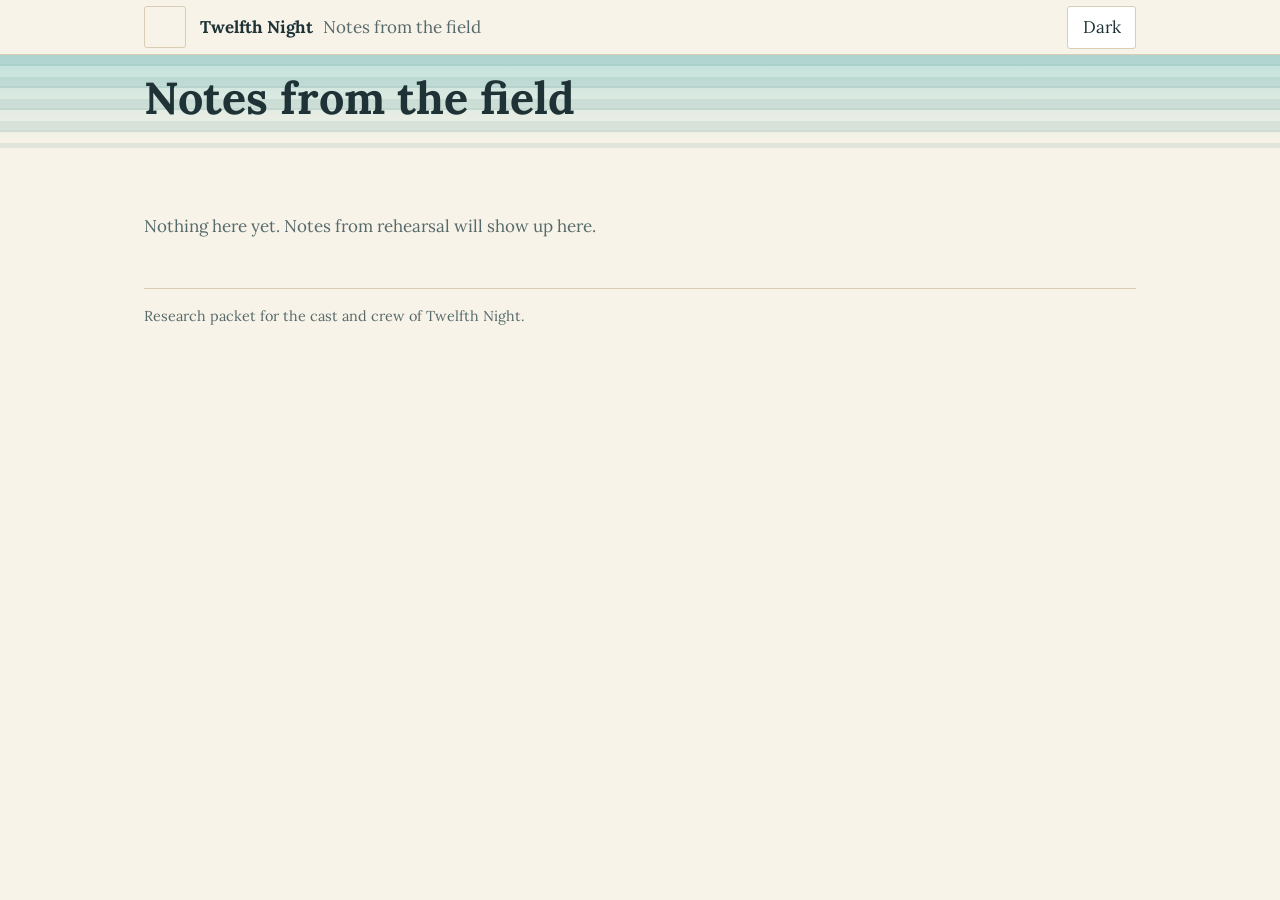
<file: notes.html>
<!doctype html>
<html lang="en">
<head>
<meta charset="utf-8">
<meta name="viewport" content="width=device-width, initial-scale=1, viewport-fit=cover">
<title>Notes from the field | Twelfth Night</title>
<link rel="preconnect" href="https://fonts.googleapis.com">
<link rel="preconnect" href="https://fonts.gstatic.com" crossorigin>
<link rel="stylesheet" href="https://fonts.googleapis.com/css2?family=Lora:ital,wght@0,400;0,600;0,700;1,400&display=swap">
<link rel="stylesheet" href="assets/style.css">
</head>
<body data-page="notes.html">
<header class="hero small">
  <svg id="lights" aria-hidden="true"></svg>
  <div class="in">
    <h1>Notes from the field</h1>
  </div>
</header>
<main id="main">

  <div class="filters" id="filters" aria-label="Filter by tag"></div>
  <div id="notes"><p class="muted">Loading the notes.</p></div>
</main>
<script src="assets/site.js"></script>
<script src="assets/notes.js"></script>
</body>
</html>
</file>
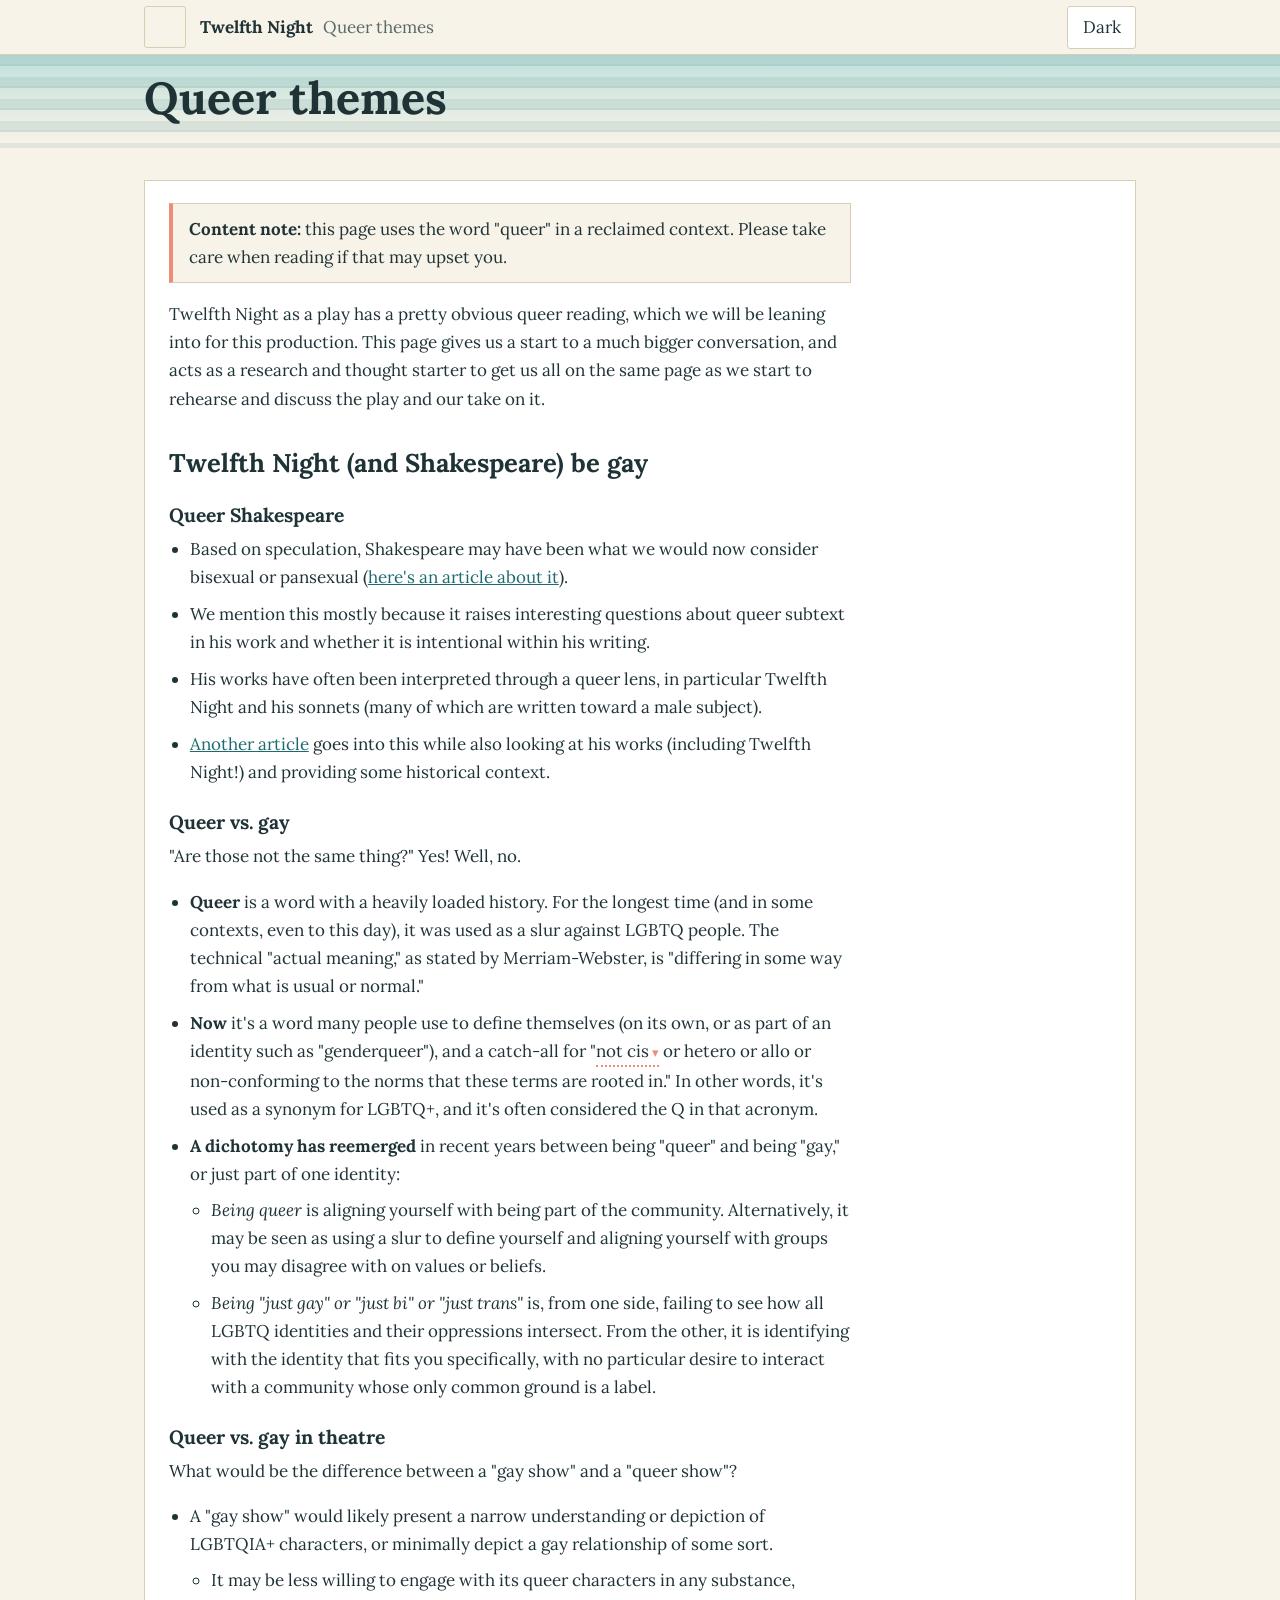
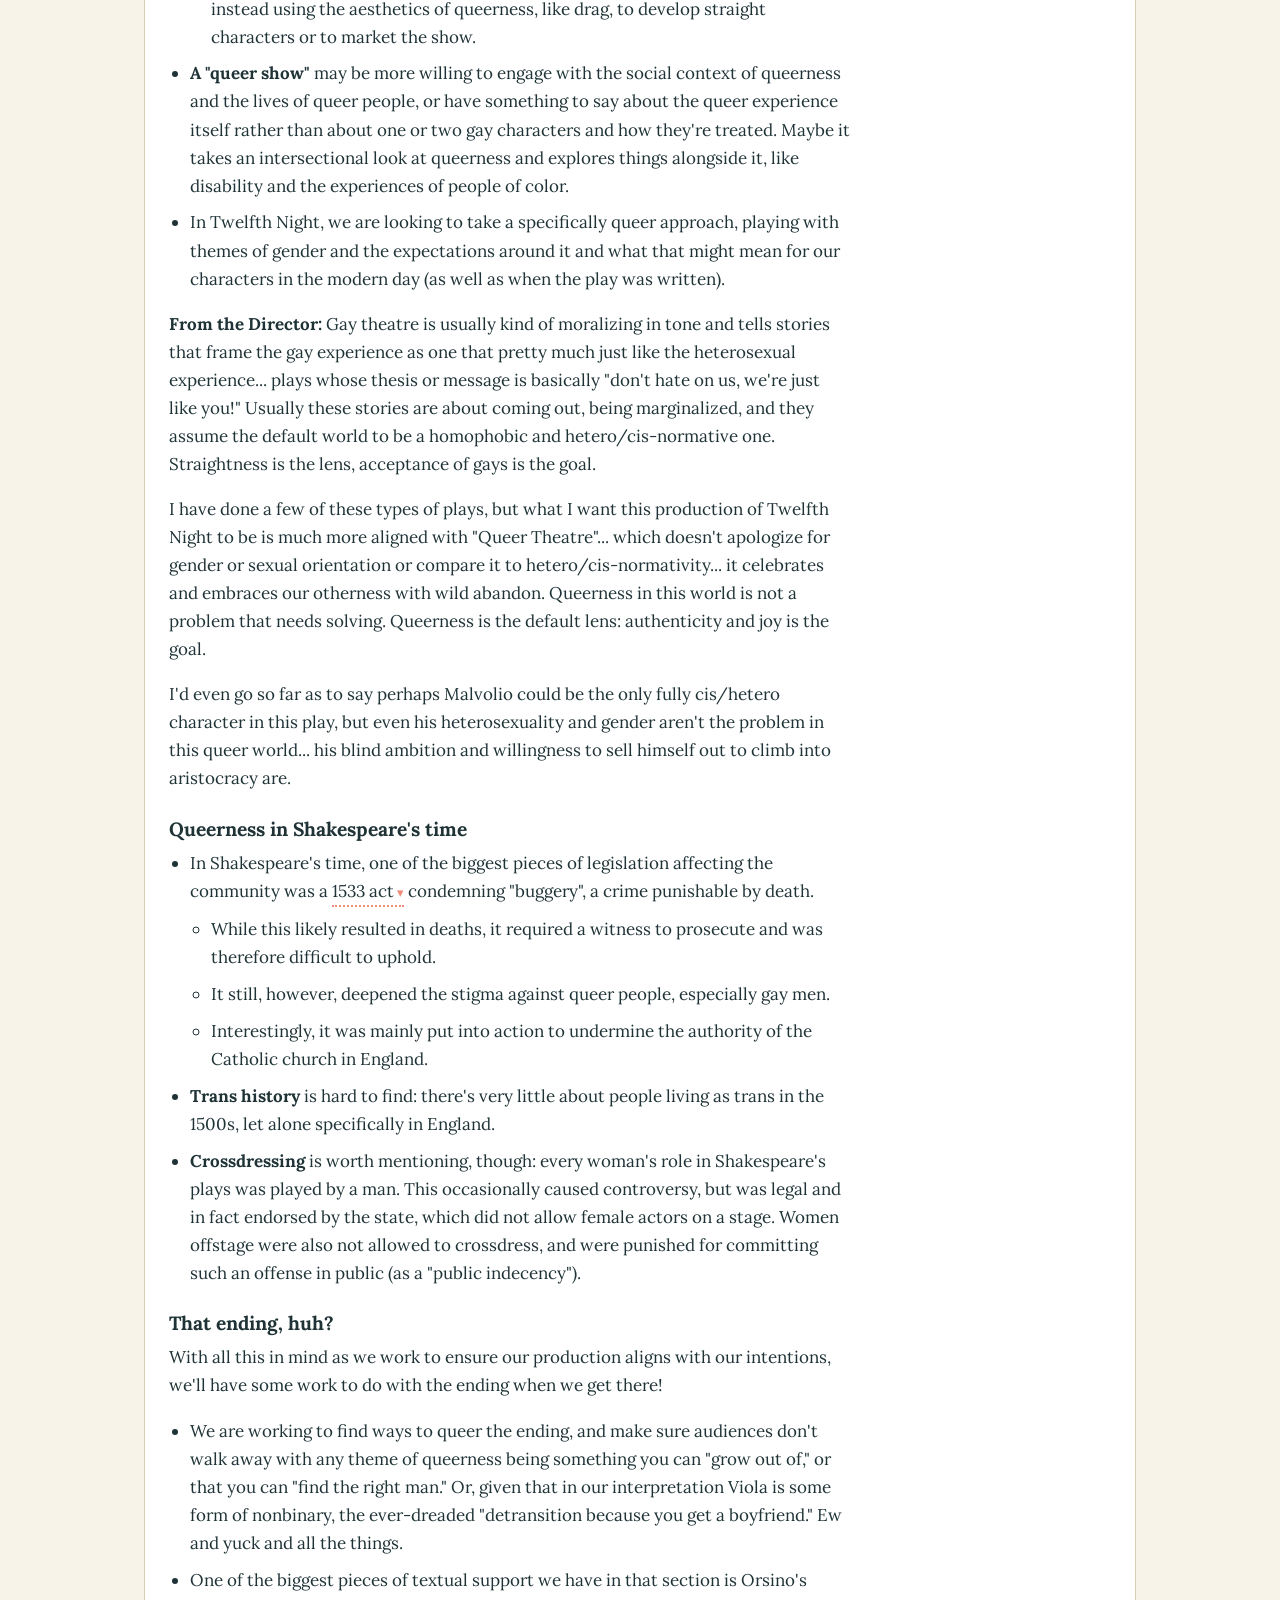
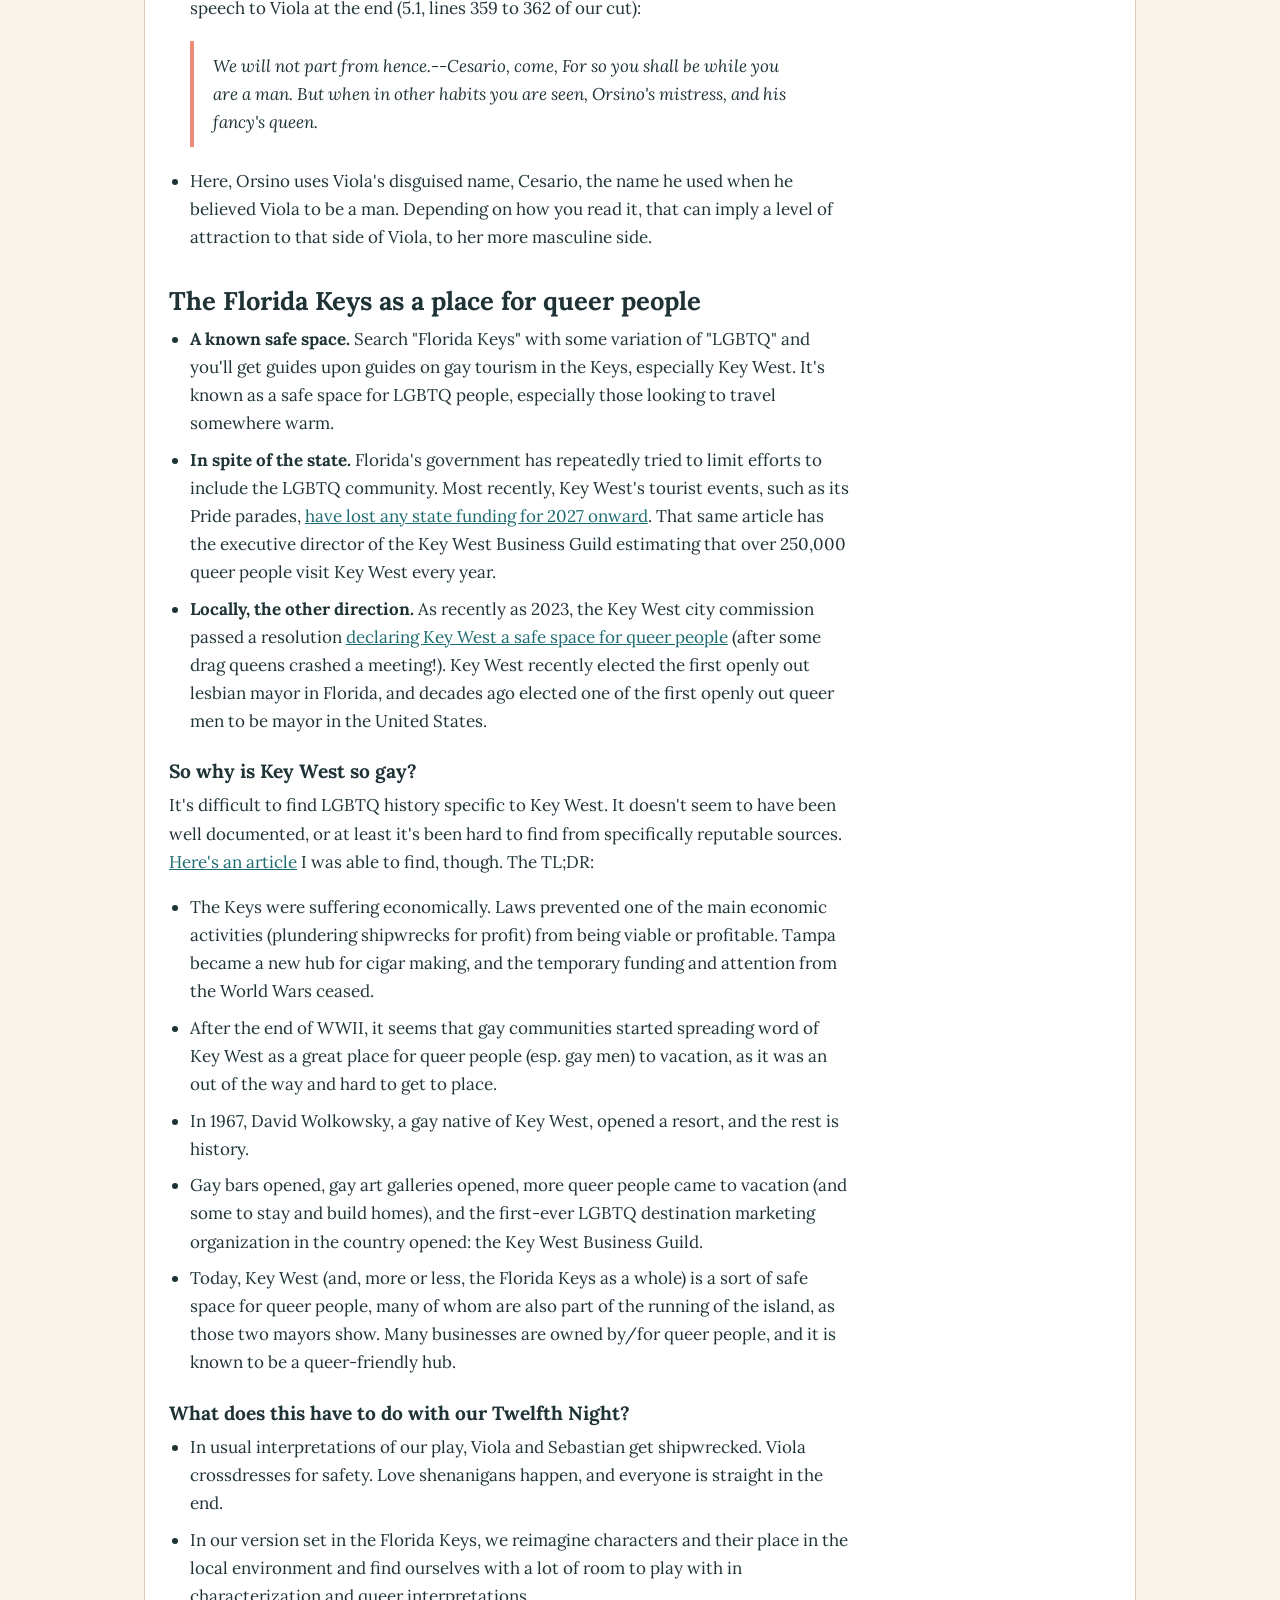
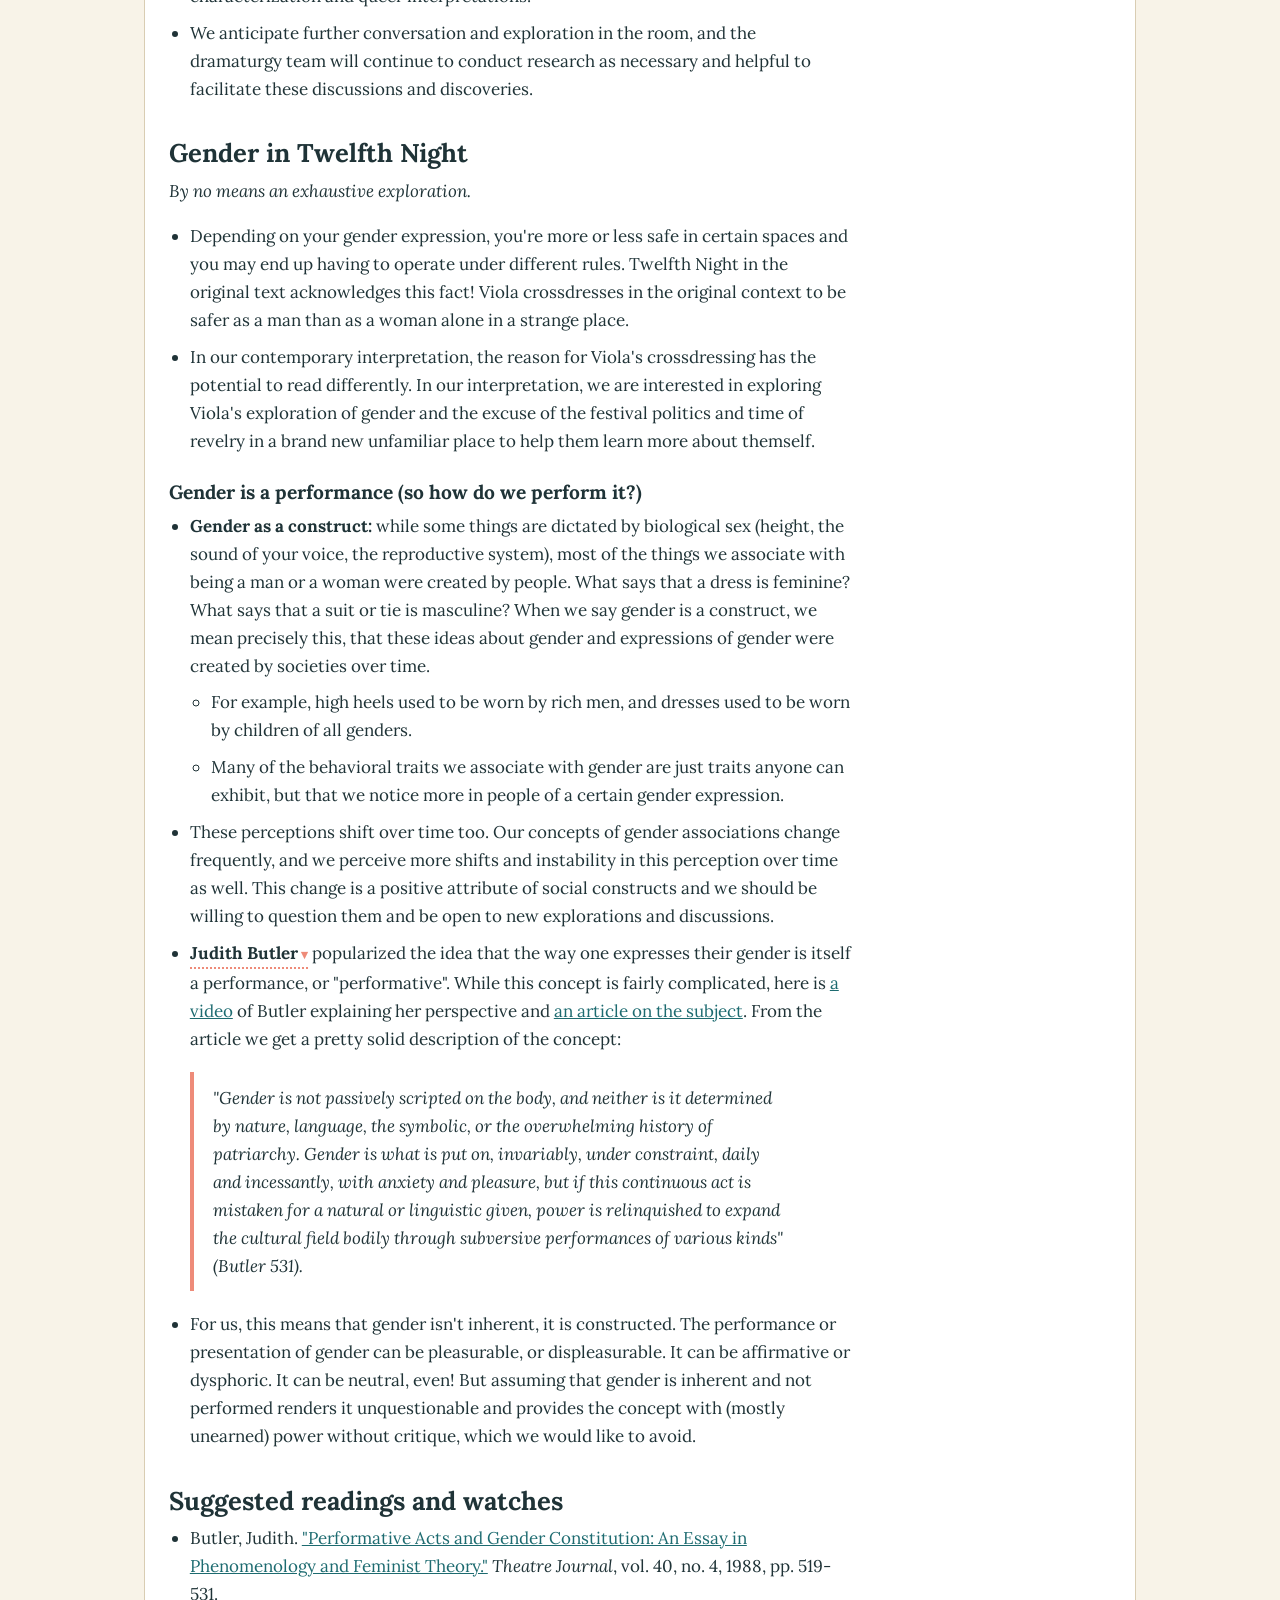
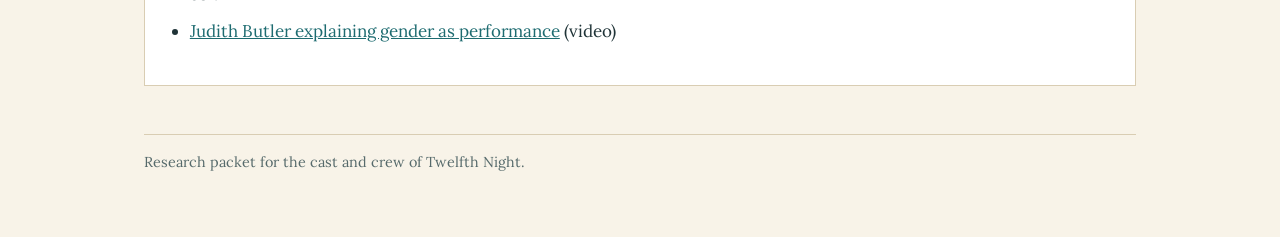
<file: queer-themes.html>
<!doctype html>
<html lang="en">
<head>
<meta charset="utf-8">
<meta name="viewport" content="width=device-width, initial-scale=1, viewport-fit=cover">
<title>Queer themes | Twelfth Night</title>
<link rel="preconnect" href="https://fonts.googleapis.com">
<link rel="preconnect" href="https://fonts.gstatic.com" crossorigin>
<link rel="stylesheet" href="https://fonts.googleapis.com/css2?family=Lora:ital,wght@0,400;0,600;0,700;1,400&display=swap">
<link rel="stylesheet" href="assets/style.css">
</head>
<body data-page="queer-themes.html">
<header class="hero small">
  <svg id="lights" aria-hidden="true"></svg>
  <div class="in">
    <h1>Queer themes</h1>
  </div>
</header>
<main id="main">
  <section class="panel prose">
<p class="note"><strong>Content note:</strong> this page uses the word "queer" in a reclaimed context. Please take care when reading if that may upset you.</p>

<p>Twelfth Night as a play has a pretty obvious queer reading, which we will be leaning into for this production. This page gives us a start to a much bigger conversation, and acts as a research and thought starter to get us all on the same page as we start to rehearse and discuss the play and our take on it.</p>
<h2>Twelfth Night (and Shakespeare) be gay</h2>
<h3>Queer Shakespeare</h3>
<ul>
<li>Based on speculation, Shakespeare may have been what we would now consider bisexual or pansexual (<a href="https://www.the-independent.com/arts-entertainment/books/news/shakespeare-bisexual-sexuality-evidence-plays-a9684056.html" target="_blank" rel="noopener">here's an article about it</a>).</li>
<li>We mention this mostly because it raises interesting questions about queer subtext in his work and whether it is intentional within his writing.</li>
<li>His works have often been interpreted through a queer lens, in particular Twelfth Night and his sonnets (many of which are written toward a male subject).</li>
<li><a href="https://time.com/7081364/shakespeare-queer-desire-essay/" target="_blank" rel="noopener">Another article</a> goes into this while also looking at his works (including Twelfth Night!) and providing some historical context.</li>
</ul>
<h3>Queer vs. gay</h3>
<p>"Are those not the same thing?" Yes! Well, no.</p>
<ul>
<li><strong>Queer</strong> is a word with a heavily loaded history. For the longest time (and in some contexts, even to this day), it was used as a slur against LGBTQ people. The technical "actual meaning," as stated by Merriam-Webster, is "differing in some way from what is usual or normal."</li>
<li><strong>Now</strong> it's a word many people use to define themselves (on its own, or as part of an identity such as "genderqueer"), and a catch-all for "<button type="button" class="dd" data-title="cis" data-def="Short for cisgender: someone whose sense of self aligns with the sex they were given at birth, meaning they are not transgender." data-src="Wikipedia" data-url="https://en.wikipedia.org/wiki/Cisgender">not cis</button> or hetero or allo or non-conforming to the norms that these terms are rooted in." In other words, it's used as a synonym for LGBTQ+, and it's often considered the Q in that acronym.</li>
<li><strong>A dichotomy has reemerged</strong> in recent years between being "queer" and being "gay," or just part of one identity:<ul>
<li><em>Being queer</em> is aligning yourself with being part of the community. Alternatively, it may be seen as using a slur to define yourself and aligning yourself with groups you may disagree with on values or beliefs.</li>
<li><em>Being "just gay" or "just bi" or "just trans"</em> is, from one side, failing to see how all LGBTQ identities and their oppressions intersect. From the other, it is identifying with the identity that fits you specifically, with no particular desire to interact with a community whose only common ground is a label.</li>
</ul>
</li>
</ul>
<h3>Queer vs. gay in theatre</h3>
<p>What would be the difference between a "gay show" and a "queer show"?</p>
<ul>
<li>A "gay show" would likely present a narrow understanding or depiction of LGBTQIA+ characters, or minimally depict a gay relationship of some sort.<ul>
<li>It may be less willing to engage with its queer characters in any substance, instead using the aesthetics of queerness, like drag, to develop straight characters or to market the show.</li>
</ul>
</li>
<li><strong>A "queer show"</strong> may be more willing to engage with the social context of queerness and the lives of queer people, or have something to say about the queer experience itself rather than about one or two gay characters and how they're treated. Maybe it takes an intersectional look at queerness and explores things alongside it, like disability and the experiences of people of color.</li>
<li>In Twelfth Night, we are looking to take a specifically queer approach, playing with themes of gender and the expectations around it and what that might mean for our characters in the modern day (as well as when the play was written).</li>
</ul>
<p><strong>From the Director:</strong> Gay theatre is usually kind of moralizing in tone and tells stories that frame the gay experience as one that pretty much just like the heterosexual experience... plays whose thesis or message is basically "don't hate on us, we're just like you!" Usually these stories are about coming out, being marginalized, and they assume the default world to be a homophobic and hetero/cis-normative one. Straightness is the lens, acceptance of gays is the goal.</p>
<p>I have done a few of these types of plays, but what I want this production of Twelfth Night to be is much more aligned with "Queer Theatre"... which doesn't apologize for gender or sexual orientation or compare it to hetero/cis-normativity... it celebrates and embraces our otherness with wild abandon. Queerness in this world is not a problem that needs solving. Queerness is the default lens: authenticity and joy is the goal.</p>
<p>I'd even go so far as to say perhaps Malvolio could be the only fully cis/hetero character in this play, but even his heterosexuality and gender aren't the problem in this queer world... his blind ambition and willingness to sell himself out to climb into aristocracy are.</p>
<h3>Queerness in Shakespeare's time</h3>
<ul>
<li>In Shakespeare's time, one of the biggest pieces of legislation affecting the community was a <button type="button" class="dd" data-title="Buggery Act 1533" data-def="An English act of Parliament, piloted by Henry VIII's minister Thomas Cromwell, that made buggery a secular crime tried in civil courts. Convicted offenders faced execution and forfeiture of their goods and lands." data-src="Wikipedia" data-url="https://en.wikipedia.org/wiki/Buggery_Act_1533">1533 act</button> condemning "buggery", a crime punishable by death.<ul>
<li>While this likely resulted in deaths, it required a witness to prosecute and was therefore difficult to uphold.</li>
<li>It still, however, deepened the stigma against queer people, especially gay men.</li>
<li>Interestingly, it was mainly put into action to undermine the authority of the Catholic church in England.</li>
</ul>
</li>
<li><strong>Trans history</strong> is hard to find: there's very little about people living as trans in the 1500s, let alone specifically in England.</li>
<li><strong>Crossdressing</strong> is worth mentioning, though: every woman's role in Shakespeare's plays was played by a man. This occasionally caused controversy, but was legal and in fact endorsed by the state, which did not allow female actors on a stage. Women offstage were also not allowed to crossdress, and were punished for committing such an offense in public (as a "public indecency").</li>
</ul>
<h3>That ending, huh?</h3>
<p>With all this in mind as we work to ensure our production aligns with our intentions, we'll have some work to do with the ending when we get there!</p>
<ul>
<li>We are working to find ways to queer the ending, and make sure audiences don't walk away with any theme of queerness being something you can "grow out of," or that you can "find the right man." Or, given that in our interpretation Viola is some form of nonbinary, the ever-dreaded "detransition because you get a boyfriend." Ew and yuck and all the things.</li>
<li>
<p>One of the biggest pieces of textual support we have in that section is Orsino's speech to Viola at the end (5.1, lines 359 to 362 of our cut):</p>
<blockquote>
<p>We will not part from hence.--Cesario, come,
For so you shall be while you are a man.
But when in other habits you are seen,
Orsino's mistress, and his fancy's queen.</p>
</blockquote>
</li>
<li>
<p>Here, Orsino uses Viola's disguised name, Cesario, the name he used when he believed Viola to be a man. Depending on how you read it, that can imply a level of attraction to that side of Viola, to her more masculine side.</p>
</li>
</ul>
<h2>The Florida Keys as a place for queer people</h2>
<ul>
<li><strong>A known safe space.</strong> Search "Florida Keys" with some variation of "LGBTQ" and you'll get guides upon guides on gay tourism in the Keys, especially Key West. It's known as a safe space for LGBTQ people, especially those looking to travel somewhere warm.</li>
<li><strong>In spite of the state.</strong> Florida's government has repeatedly tried to limit efforts to include the LGBTQ community. Most recently, Key West's tourist events, such as its Pride parades, <a href="https://www.usatoday.com/story/news/2026/05/14/florida-law-prohibits-dei-monroe-county-key-west-lgbtq-events/90064101007/" target="_blank" rel="noopener">have lost any state funding for 2027 onward</a>. That same article has the executive director of the Key West Business Guild estimating that over 250,000 queer people visit Key West every year.</li>
<li><strong>Locally, the other direction.</strong> As recently as 2023, the Key West city commission passed a resolution <a href="https://keysweekly.com/42/drag-performers-urge-officials-to-affirm-key-west-as-a-welcoming-city/" target="_blank" rel="noopener">declaring Key West a safe space for queer people</a> (after some drag queens crashed a meeting!). Key West recently elected the first openly out lesbian mayor in Florida, and decades ago elected one of the first openly out queer men to be mayor in the United States.</li>
</ul>
<h3>So why is Key West so gay?</h3>
<p>It's difficult to find LGBTQ history specific to Key West. It doesn't seem to have been well documented, or at least it's been hard to find from specifically reputable sources. <a href="https://ourkeywest.com/how-the-gays-saved-key-west/" target="_blank" rel="noopener">Here's an article</a> I was able to find, though. The TL;DR:</p>
<ul>
<li>The Keys were suffering economically. Laws prevented one of the main economic activities (plundering shipwrecks for profit) from being viable or profitable. Tampa became a new hub for cigar making, and the temporary funding and attention from the World Wars ceased.</li>
<li>After the end of WWII, it seems that gay communities started spreading word of Key West as a great place for queer people (esp. gay men) to vacation, as it was an out of the way and hard to get to place.</li>
<li>In 1967, David Wolkowsky, a gay native of Key West, opened a resort, and the rest is history.</li>
<li>Gay bars opened, gay art galleries opened, more queer people came to vacation (and some to stay and build homes), and the first-ever LGBTQ destination marketing organization in the country opened: the Key West Business Guild.</li>
<li>Today, Key West (and, more or less, the Florida Keys as a whole) is a sort of safe space for queer people, many of whom are also part of the running of the island, as those two mayors show. Many businesses are owned by/for queer people, and it is known to be a queer-friendly hub.</li>
</ul>
<h3>What does this have to do with our Twelfth Night?</h3>
<ul>
<li>In usual interpretations of our play, Viola and Sebastian get shipwrecked. Viola crossdresses for safety. Love shenanigans happen, and everyone is straight in the end.</li>
<li>In our version set in the Florida Keys, we reimagine characters and their place in the local environment and find ourselves with a lot of room to play with in characterization and queer interpretations.</li>
<li>We anticipate further conversation and exploration in the room, and the dramaturgy team will continue to conduct research as necessary and helpful to facilitate these discussions and discoveries.</li>
</ul>
<h2>Gender in Twelfth Night</h2>
<p><em>By no means an exhaustive exploration.</em></p>
<ul>
<li>Depending on your gender expression, you're more or less safe in certain spaces and you may end up having to operate under different rules. Twelfth Night in the original text acknowledges this fact! Viola crossdresses in the original context to be safer as a man than as a woman alone in a strange place.</li>
<li>In our contemporary interpretation, the reason for Viola's crossdressing has the potential to read differently. In our interpretation, we are interested in exploring Viola's exploration of gender and the excuse of the festival politics and time of revelry in a brand new unfamiliar place to help them learn more about themself.</li>
</ul>
<h3>Gender is a performance (so how do we perform it?)</h3>
<ul>
<li><strong>Gender as a construct:</strong> while some things are dictated by biological sex (height, the sound of your voice, the reproductive system), most of the things we associate with being a man or a woman were created by people. What says that a dress is feminine? What says that a suit or tie is masculine? When we say gender is a construct, we mean precisely this, that these ideas about gender and expressions of gender were created by societies over time.<ul>
<li>For example, high heels used to be worn by rich men, and dresses used to be worn by children of all genders.</li>
<li>Many of the behavioral traits we associate with gender are just traits anyone can exhibit, but that we notice more in people of a certain gender expression.</li>
</ul>
</li>
<li>These perceptions shift over time too. Our concepts of gender associations change frequently, and we perceive more shifts and instability in this perception over time as well. This change is a positive attribute of social constructs and we should be willing to question them and be open to new explorations and discussions.</li>
<li>
<p><strong><button type="button" class="dd" data-title="Judith Butler" data-def="An American feminist and queer philosopher (born 1956). Gender performativity is her theory that gender is not a static identity but a set of acts that can change over time." data-src="Wikipedia" data-url="https://en.wikipedia.org/wiki/Judith_Butler">Judith Butler</button></strong> popularized the idea that the way one expresses their gender is itself a performance, or "performative". While this concept is fairly complicated, here is <a href="https://youtu.be/UD9IOllUR4k" target="_blank" rel="noopener">a video</a> of Butler explaining her perspective and <a href="https://www.jstor.org/stable/3207893?seq=2" target="_blank" rel="noopener">an article on the subject</a>. From the article we get a pretty solid description of the concept:</p>
<blockquote>
<p>"Gender is not passively scripted on the body, and neither is it determined by nature, language, the symbolic, or the overwhelming history of patriarchy. Gender is what is put on, invariably, under constraint, daily and incessantly, with anxiety and pleasure, but if this continuous act is mistaken for a natural or linguistic given, power is relinquished to expand the cultural field bodily through subversive performances of various kinds" (Butler 531).</p>
</blockquote>
</li>
<li>
<p>For us, this means that gender isn't inherent, it is constructed. The performance or presentation of gender can be pleasurable, or displeasurable. It can be affirmative or dysphoric. It can be neutral, even! But assuming that gender is inherent and not performed renders it unquestionable and provides the concept with (mostly unearned) power without critique, which we would like to avoid.</p>
</li>
</ul>
<h2>Suggested readings and watches</h2>
<ul>
<li>Butler, Judith. <a href="https://www.jstor.org/stable/3207893?seq=2" target="_blank" rel="noopener">"Performative Acts and Gender Constitution: An Essay in Phenomenology and Feminist Theory."</a> <em>Theatre Journal</em>, vol. 40, no. 4, 1988, pp. 519-531.</li>
<li><a href="https://youtu.be/UD9IOllUR4k" target="_blank" rel="noopener">Judith Butler explaining gender as performance</a> (video)</li>
</ul>
  </section>
</main>
<script src="assets/site.js"></script>
<script src="assets/dropdown.js"></script>

</body>
</html>
</file>
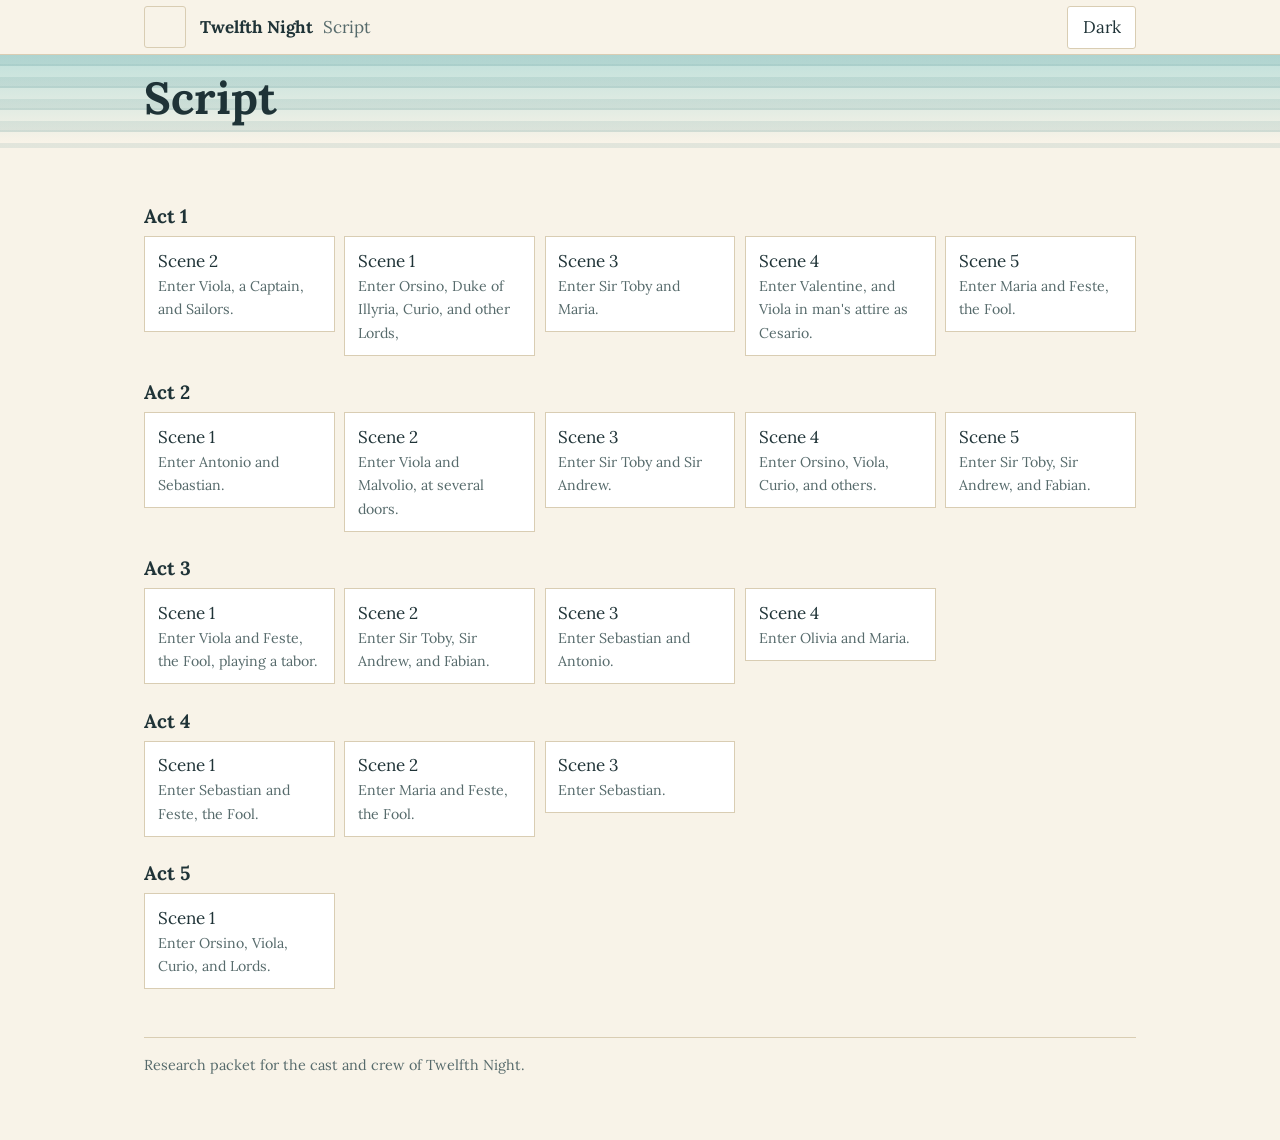
<file: script.html>
<!doctype html>
<html lang="en">
<head>
<meta charset="utf-8">
<meta name="viewport" content="width=device-width, initial-scale=1, viewport-fit=cover">
<title>Script | Twelfth Night</title>
<link rel="preconnect" href="https://fonts.googleapis.com">
<link rel="preconnect" href="https://fonts.gstatic.com" crossorigin>
<link rel="stylesheet" href="https://fonts.googleapis.com/css2?family=Lora:ital,wght@0,400;0,600;0,700;1,400&display=swap">
<link rel="stylesheet" href="assets/style.css">
</head>
<body data-page="script.html">
<header class="hero small">
  <svg id="lights" aria-hidden="true"></svg>
  <div class="in">
    <h1>Script</h1>
  </div>
</header>
<main id="main">

  <div id="reader"><p class="muted">Loading the script.</p></div>
</main>
<script src="assets/site.js"></script>
<script src="assets/reader.js"></script>
</body>
</html>
</file>
<file: assets/style.css>
/* Twelfth Night: packet site styles.
   All my colors are tokens in :root. Dark mode redefines the same tokens.
   To change the look, I change the tokens first. */

:root {
  --cream: #F8F3E8;
  --sand: #EADFC8;
  --white: #FFFFFF;
  --teal: #1D6B70;
  --aqua: #BFE0DB;
  --salmon: #EE8B79;
  --ink: #1F3337;

  --bg: var(--cream);
  --surface: var(--white);
  --fg: var(--ink);
  --muted: #566A6B;
  --line: #D9CDB3;
  --accent: var(--salmon);
  --focus: var(--teal);
  --mark: rgba(238, 139, 121, .34);
  --mark-hi: rgba(238, 139, 121, .55);
  --slat: rgba(29, 107, 112, .10);
  --slat-edge: rgba(29, 107, 112, .16);
  --hero-top: var(--aqua);

  --font: 'Lora', Georgia, serif;
  --measure: 62rem;
}

/* Dark mode: follows the device unless the visitor taps the toggle (which sets data-theme). */
@media (prefers-color-scheme: dark) {
  :root:not([data-theme="light"]) {
    --bg: #10272B; --surface: #17363B; --fg: #F1E9D6; --muted: #A9BDBA; --line: #2C4F54;
    --accent: #F29A87; --focus: #F29A87;
    --mark: #9C4C40; --mark-hi: #B2574A;
    --slat: rgba(241, 233, 214, .05); --slat-edge: rgba(241, 233, 214, .09);
    --hero-top: #1F4A4F; color-scheme: dark;
  }
}
:root[data-theme="dark"] {
  --bg: #10272B; --surface: #17363B; --fg: #F1E9D6; --muted: #A9BDBA; --line: #2C4F54;
  --accent: #F29A87; --focus: #F29A87;
  --mark: #9C4C40; --mark-hi: #B2574A;
  --slat: rgba(241, 233, 214, .05); --slat-edge: rgba(241, 233, 214, .09);
  --hero-top: #1F4A4F; color-scheme: dark;
}

* { box-sizing: border-box; }
html { -webkit-text-size-adjust: 100%; }
body {
  margin: 0;
  background: var(--bg);
  color: var(--fg);
  font-family: var(--font);
  font-size: 17px;
  line-height: 1.65;
  padding-inline: max(16px, env(safe-area-inset-left, 0px)) max(16px, env(safe-area-inset-right, 0px));
  padding-bottom: 3rem;
}
body::before { /* paints the phone status-bar area behind the pinned bar */
  content: ""; position: fixed; inset: 0 0 auto; height: env(safe-area-inset-top, 0px);
  background: var(--bg); z-index: 30;
}
a { color: var(--teal); }
:root[data-theme="dark"] a { color: var(--accent); }
@media (prefers-color-scheme: dark) { :root:not([data-theme="light"]) a { color: var(--accent); } }
h1, h2, h3 { font-weight: 700; line-height: 1.2; text-wrap: balance; margin: 0; }
h1 { font-size: clamp(2.2rem, 6vw, 3.6rem); }
h2 { font-size: 1.6rem; margin-bottom: .5rem; }
h3 { font-size: 1.2rem; }
p { margin: 0 0 1em; max-width: 62ch; }
.muted { color: var(--muted); }
button, input { font: inherit; color: inherit; }
:is(a, button, input):focus-visible { outline: 3px solid var(--focus); outline-offset: 2px; }
.wrap { max-width: var(--measure); margin: 0 auto; }
.skip { position: absolute; left: -999px; top: 0; background: var(--surface); padding: .5rem 1rem; z-index: 50; }
.skip:focus { left: 8px; top: calc(env(safe-area-inset-top, 0px) + 8px); }

.btn {
  white-space: nowrap; background: var(--surface); border: 1px solid var(--line); padding: .4rem .9rem;
  border-radius: 3px; cursor: pointer; text-decoration: none; color: var(--fg); display: inline-block;
}
.btn[aria-pressed="true"] { border-color: var(--accent); box-shadow: inset 0 -3px 0 var(--accent); }
a.btn { color: var(--fg); }

/* Pinned top bar with hamburger */
.site {
  position: sticky; top: env(safe-area-inset-top, 0px); z-index: 20;
  margin-inline: calc(-1 * max(16px, env(safe-area-inset-left, 0px)));
  padding-inline: max(16px, env(safe-area-inset-left, 0px));
  background: var(--bg); border-bottom: 1px solid var(--line);
}
.site .in { max-width: var(--measure); margin: 0 auto; display: flex; align-items: center; gap: .9rem; min-height: 3.4rem; }
.burger {
  display: inline-flex; flex-direction: column; justify-content: center; gap: 5px;
  width: 2.6rem; height: 2.6rem; padding: 0 .6rem; background: none;
  border: 1px solid var(--line); border-radius: 3px; cursor: pointer;
}
.burger i { display: block; height: 2px; background: var(--fg); transition: transform .2s, opacity .2s; }
.burger[aria-expanded="true"] i:nth-child(1) { transform: translateY(7px) rotate(45deg); }
.burger[aria-expanded="true"] i:nth-child(2) { opacity: 0; }
.burger[aria-expanded="true"] i:nth-child(3) { transform: translateY(-7px) rotate(-45deg); }
.site .name { font-weight: 700; margin-right: auto; text-decoration: none; color: var(--fg); min-width: 0; line-height: 1.25; }
.site .here { font-weight: 400; color: var(--muted); margin-left: .6rem; }
.menu {
  position: absolute; left: 0; right: 0; top: 100%; background: var(--surface); border-bottom: 1px solid var(--line);
  padding-inline: max(16px, env(safe-area-inset-left, 0px)); max-height: calc(100vh - 4rem); overflow-y: auto;
}
.menu ul { list-style: none; margin: 0 auto; padding: .4rem 0 .8rem; max-width: var(--measure); columns: 2 15rem; }
.menu a {
  display: block; padding: .45rem .2rem .45rem .7rem; color: var(--fg); text-decoration: none;
  border-left: 4px solid transparent;
}
.menu a:hover { background: var(--mark); }
.menu a[aria-current="page"] { border-left-color: var(--accent); font-weight: 700; }

/* Header band: horizontal slats */
.hero {
  margin-inline: calc(-1 * max(16px, env(safe-area-inset-left, 0px)));
  padding: 0 max(16px, env(safe-area-inset-left, 0px)) 2.4rem;
  background:
    repeating-linear-gradient(180deg, var(--slat) 0 9px, var(--slat-edge) 9px 11px, transparent 11px 22px),
    linear-gradient(var(--hero-top), var(--bg) 94%);
}
.hero .in { max-width: var(--measure); margin: 0 auto; padding-top: 2rem; }
.hero.small { padding-bottom: 1.4rem; }
.hero.small .in { padding-top: 1rem; }
.hero.small h1 { font-size: clamp(1.9rem, 5vw, 2.8rem); }
.hero .sub { font-size: 1.15rem; color: var(--muted); margin: .8rem 0 0; max-width: 44ch; }
#lights { display: none; width: 100%; height: 72px; }
:root[data-theme="dark"] #lights { display: block; }
@media (prefers-color-scheme: dark) { :root:not([data-theme="light"]) #lights { display: block; } }
:root[data-theme="dark"] .hero .in { padding-top: .2rem; }
@media (prefers-color-scheme: dark) { :root:not([data-theme="light"]) .hero .in { padding-top: .2rem; } }

main { max-width: var(--measure); margin: 0 auto; padding-top: 2rem; }
section { padding-top: 1.6rem; }
.panel { background: var(--surface); border: 1px solid var(--line); padding: 1.4rem 1.5rem; }
.grid2 { display: grid; grid-template-columns: repeat(auto-fit, minmax(260px, 1fr)); gap: 1.4rem; }
.grid2 > * { min-width: 0; }
.cards { list-style: none; padding: 0; margin: 1rem 0 0; display: grid; grid-template-columns: repeat(auto-fit, minmax(230px, 1fr)); gap: .9rem; }
.cards li { background: var(--surface); border: 1px solid var(--line); min-width: 0; }
.cards a { display: block; padding: 1rem 1.1rem; color: var(--fg); text-decoration: none; height: 100%; }
.cards a:hover { background: var(--mark); }
.cards h3 { margin-bottom: .25rem; }
.cards p { margin: 0; color: var(--muted); font-size: .95rem; }
.cards li.pop { border-top: 4px solid var(--accent); }
.ph { background: var(--mark); padding: 0 .25em; }

/* Script reader */
.tools { display: flex; flex-wrap: wrap; gap: .6rem; align-items: center; margin: 1rem 0 1.4rem; }
.tools .sp-r { margin-left: auto; }
.scenenav { display: flex; justify-content: space-between; gap: 1rem; margin: 1.4rem 0; }
.scenenav a { max-width: 48%; }
.acts h3 { margin: 1.6rem 0 .5rem; }
.acts ul { list-style: none; margin: 0; padding: 0; display: grid; grid-template-columns: repeat(auto-fill, minmax(10rem, 1fr)); gap: .6rem; }
.acts li a { display: block; padding: .6rem .8rem; border: 1px solid var(--line); background: var(--surface); color: var(--fg); text-decoration: none; }
.acts li a:hover { background: var(--mark); }
.acts li small { display: block; color: var(--muted); }
.script { max-width: 46rem; font-size: 1.08rem; }
.dirline { font-style: italic; color: var(--muted); margin: 1.2rem 0; max-width: 40rem; }
.speech { margin: 0 0 1.25rem; position: relative; }
.who { font-weight: 700; font-size: .9rem; letter-spacing: .02em; }
.who .note { font-weight: 400; font-style: italic; color: var(--muted); margin-left: .4rem; }
.l { margin: 0; max-width: none; white-space: pre-wrap; tab-size: 2; padding-left: 1.6rem; text-indent: -1.6rem; position: relative; }
.l.songline { padding-left: 0; text-indent: 0; }
.l.prose { white-space: normal; padding-left: 0; text-indent: 0; }
.l em { color: var(--muted); }
button.g {
  color: inherit; background: var(--mark); border: 0; border-radius: 3px; padding: .02em .22em; margin: 0 -.08em;
  cursor: pointer; box-decoration-break: clone; -webkit-box-decoration-break: clone;
}
button.g:hover { background: var(--mark-hi); }
:root[data-theme="dark"] button.g { color: #FBF3E4; }
@media (prefers-color-scheme: dark) { :root:not([data-theme="light"]) button.g { color: #FBF3E4; } }
button.g[aria-expanded="true"] { background: var(--mark-hi); box-shadow: 0 0 0 2px var(--accent); }
.hl-off button.g { background: transparent; box-shadow: none; cursor: text; pointer-events: none; }
.card {
  background: var(--surface); border: 1px solid var(--line); border-left: 4px solid var(--accent);
  padding: .8rem 1rem; margin: .4rem 0 .8rem 1.6rem; max-width: 30rem; font-size: .98rem; text-indent: 0; white-space: normal;
}
.card b { font-size: 1.05rem; }
.card .x { float: right; background: none; border: 0; color: var(--muted); cursor: pointer; padding: 0 0 0 1rem; }
.card .meta { display: block; color: var(--muted); font-size: .85rem; margin-top: .3rem; }
.tip {
  position: fixed; z-index: 40; max-width: 18rem; background: var(--fg); color: var(--bg);
  padding: .4rem .7rem; font-size: .9rem; line-height: 1.4; border-radius: 3px; pointer-events: none;
}

/* Glossary page */
.search { width: 100%; max-width: 28rem; padding: .55rem .8rem; border: 1px solid var(--line); background: var(--surface); border-radius: 3px; }
.gl { list-style: none; padding: 0; margin: 1rem 0 0; }
.gl li { padding: .7rem 0; border-top: 1px solid var(--line); }
.gl b { margin-right: .4rem; }
.gl .flag { color: var(--muted); font-style: italic; font-size: .9rem; }
.letters { display: flex; flex-wrap: wrap; gap: .3rem; margin-top: 1rem; }
.letters a { padding: .1rem .5rem; border: 1px solid var(--line); text-decoration: none; background: var(--surface); }

/* Notes from the field */
.entry { border-top: 1px solid var(--line); padding: 1.3rem 0; }
.entry:first-child { border-top: 0; }
.entry time { display: block; color: var(--muted); font-size: .9rem; }
.entry h2 { font-size: 1.4rem; margin: .1rem 0 .5rem; }
.tags { display: flex; flex-wrap: wrap; gap: .4rem; margin: .5rem 0 0; }
.tag {
  font-size: .85rem; border: 1px solid var(--line); border-radius: 99px; padding: .05rem .7rem;
  color: var(--muted); background: transparent; cursor: pointer;
}
.tag[aria-pressed="true"] { border-color: var(--accent); color: var(--fg); box-shadow: inset 0 -2px 0 var(--accent); }
.filters { display: flex; flex-wrap: wrap; gap: .4rem; margin: 1rem 0; }

footer { max-width: var(--measure); margin: 3rem auto 0; color: var(--muted); font-size: .9rem; border-top: 1px solid var(--line); padding-top: 1rem; }

@media (max-width: 40rem) {
  body { font-size: 16.5px; }
  .script { font-size: 1.02rem; }
}
@media (prefers-reduced-motion: reduce) { .burger i { transition: none; } }

@media (max-width: 34rem) {
  .site .name { font-size: .95rem; }
  .site .here { display: block; margin-left: 0; font-size: .85rem; }
  .hero.small .sub { display: none; }
}

/* Script page additions: line links, character picker, production notes.
   I paste this block into assets/style.css before the footer rule. */
:root { --note-cut: #B98A1F; --note-adapt: #1D6B70; --note-stage: #5F8A66; --note-dram: #4A6FA5; --note-tint: rgba(29,107,112,.12); }
@media (prefers-color-scheme: dark) { :root:not([data-theme="light"]) { --note-cut: #D9AE48; --note-adapt: #5FB4B8; --note-stage: #8DB594; --note-dram: #8FB0DE; --note-tint: rgba(95,180,184,.16); } }
:root[data-theme="dark"] { --note-cut: #D9AE48; --note-adapt: #5FB4B8; --note-stage: #8DB594; --note-dram: #8FB0DE; --note-tint: rgba(95,180,184,.16); }

.whopick { display: inline-flex; flex-wrap: wrap; gap: .5rem; align-items: center; }
.whopick label { font-size: .95rem; }
.whopick select.btn { font: inherit; }
.lnk { position: absolute; top: 0; right: 0; font: inherit; font-size: .75rem; color: var(--muted); background: none; border: 0; padding: .1rem .3rem; cursor: pointer; opacity: .55; text-decoration: underline dotted; }
.speech:hover .lnk, .lnk:focus-visible { opacity: 1; }
.lnk:focus-visible, .nt:focus-visible { outline: 3px solid var(--focus); outline-offset: 2px; }
.l.target { background: var(--mark); border-radius: 3px; box-shadow: -.4rem 0 0 var(--mark), .4rem 0 0 var(--mark); }

button.nt { display: inline-block; vertical-align: middle; margin-left: .5rem; font: inherit; font-size: .72rem; line-height: 1.5; color: var(--fg); background: var(--surface);
  border: 1px solid var(--tc); border-radius: 999px; padding: 0 .55rem; cursor: pointer; text-indent: 0; white-space: nowrap; }
button.nt::before { content: ""; display: inline-block; width: .5rem; height: .5rem; border-radius: 50%; background: var(--tc); margin-right: .3rem; }
button.nt[aria-expanded="true"] { background: var(--note-tint); }
[data-type="cut"] { --tc: var(--note-cut); } [data-type="adapt"] { --tc: var(--note-adapt); } [data-type="stage"] { --tc: var(--note-stage); } [data-type="dram"] { --tc: var(--note-dram); }
.card.notecard { border-left-color: var(--tc); }
.scenenotes { max-width: 46rem; margin: 0 0 1.4rem; }
.scenenotes h3 { font-size: 1rem; margin: 0 0 .3rem; }
.scenenotes .card { margin-left: 0; }
.nt-off .nt, .nt-off .scenenotes, .nt-off .notecard { display: none; }

.whoOn .speech:not(.mine), .whoOn .dirline { opacity: .32; }
.whoOn .speech.mine .who { color: var(--accent); }
:root:not([data-theme="dark"]) .whoOn .speech.mine .who { color: var(--teal); }
.whoHide .speech:not(.mine), .whoHide .dirline { display: none; }
@media print { .tools, .lnk, .scenenav, .nt, #lights, .site { display: none !important; } .speech { break-inside: avoid; } }

.num { position: absolute; left: -3.2rem; width: 2.2rem; text-align: right; text-indent: 0;
  font-size: .78rem; color: var(--muted); user-select: none; top: .22rem; }
.num.inl { position: static; display: inline-block; width: auto; margin: 0 .35em 0 .15em; font-size: .68rem; vertical-align: .25em; opacity: .8; }
.num.inl:first-child { margin-left: 0; }
@media (max-width: 62rem) {
  .l:not(.prose) .num { position: static; display: inline-block; width: 1.4rem; margin-right: .2rem; text-align: right; text-indent: 0; }
}

/* Long reading pages (About, Key West, Queer themes, Class themes) */
.prose h2 { margin-top: 2.2rem; }
.prose > h2:first-child, .prose > p:first-child + h2 { margin-top: 1.6rem; }
.prose h3 { margin: 1.6rem 0 .5rem; }
.prose ul, .prose ol { max-width: 62ch; padding-left: 1.3rem; margin: 0 0 1em; }
.prose li { margin-bottom: .55rem; }
.prose li > ul, .prose li > ol { margin: .5rem 0 .2rem; }
.prose blockquote { margin: 1.2rem 0; padding: .1rem 1.2rem; max-width: 62ch; border-left: 4px solid var(--accent); font-style: italic; }
.prose blockquote p { margin: .6rem 0; }
.prose figure { margin: 1.5rem 0; max-width: 40rem; }
.prose figure img { display: block; width: 100%; height: auto; border: 1px solid var(--line); }
.prose figcaption { color: var(--muted); font-size: .9rem; margin-top: .4rem; }
.prose .note { border: 1px solid var(--line); border-left: 4px solid var(--accent); padding: .7rem 1rem; background: var(--bg); }
.tablewrap { overflow-x: auto; margin: 1.2rem 0; }
.tablewrap table { border-collapse: collapse; min-width: 100%; font-size: .95rem; }
.tablewrap th, .tablewrap td { text-align: left; vertical-align: top; padding: .55rem .7rem; border-bottom: 1px solid var(--line); }
.tablewrap th { border-bottom: 2px solid var(--accent); }

/* Dropdown definition terms */
button.dd {
  font: inherit; color: inherit; background: none; border: 0; padding: 0; cursor: pointer;
  border-bottom: 2px dotted var(--accent); line-height: inherit; text-align: inherit; display: inline;
}
button.dd::after { content: " \25BE"; font-size: .75em; color: var(--accent); }
button.dd:hover, button.dd[aria-expanded="true"] { background: var(--mark); }
.prose .ddcard { margin: .5rem 0 .4rem 0; display: block; }

/* Concept map. I paste this block into assets/style.css before the footer rule, replacing any earlier concept map block. */
:root { --cm-gold: #B98A1F; --cm-salmon: #E4725E; --cm-teal: #1D6B70; --cm-sage: #5F8A66; --cm-il: rgba(191,224,219,.35); --cm-ks: rgba(238,139,121,.14); }
@media (prefers-color-scheme: dark) { :root:not([data-theme="light"]) { --cm-gold: #D9AE48; --cm-salmon: #F29A87; --cm-teal: #5FB4B8; --cm-sage: #8DB594; --cm-il: rgba(95,180,184,.14); --cm-ks: rgba(242,154,135,.12); } }
:root[data-theme="dark"] { --cm-gold: #D9AE48; --cm-salmon: #F29A87; --cm-teal: #5FB4B8; --cm-sage: #8DB594; --cm-il: rgba(95,180,184,.14); --cm-ks: rgba(242,154,135,.12); }

.cm-intro { max-width: 40rem; margin: 0 0 1rem; }
.cm-bar { position: sticky; top: calc(env(safe-area-inset-top, 0px) + 3.6rem); z-index: 15; display: flex; flex-wrap: wrap; gap: .6rem 1rem; align-items: center; justify-content: space-between;
  background: var(--bg); padding: .6rem 0; border-bottom: 1px solid var(--line); }
.cm-view { display: inline-flex; border: 1px solid var(--line); border-radius: 999px; background: var(--surface); padding: 3px; }
.cm-view button { font: inherit; font-size: .92rem; color: var(--fg); background: none; border: 0; border-radius: 999px; padding: .4rem .9rem; cursor: pointer; min-height: 38px; }
.cm-view button[aria-pressed="true"] { background: var(--cm-teal); color: #fff; font-weight: 600; }
:root[data-theme="dark"] .cm-view button[aria-pressed="true"] { color: #10272B; }
.cm-nav { display: flex; gap: 1rem; flex-wrap: wrap; font-size: .95rem; }
.cm-nav a { padding: .3rem 0; }
.cm-sec { padding-top: 1.4rem; scroll-margin-top: 7.5rem; }
.cm-sec > h3 { font-size: 1.5rem; margin: 0 0 .6rem; }
.cm-sub { font-size: .8rem; letter-spacing: .08em; text-transform: uppercase; color: var(--muted); margin: 1.1rem 0 .4rem; font-weight: 600; }
.cm-row { background: var(--surface); border: 1px solid var(--line); border-left: 5px solid var(--cm-teal); border-radius: 6px; margin: 0 0 .7rem; padding: .8rem 1rem; scroll-margin-top: 7.5rem; }
.cm-row[data-type="action"] { border-left-color: var(--cm-salmon); }
.cm-row[data-type="theme"] { border-left-color: var(--cm-gold); }
.cm-row[data-type="place"] { border-left-color: var(--cm-sage); }
.cm-row:target { box-shadow: 0 0 0 3px var(--accent); }
.cm-head { display: flex; flex-wrap: wrap; gap: .3rem .8rem; align-items: baseline; justify-content: space-between; }
.cm-head h4 { margin: 0; font-size: 1.12rem; }
.cm-tags .tag { font-size: .75rem; border: 1px dashed var(--muted); border-radius: 999px; padding: .05rem .5rem; background: rgba(238,139,121,.22); }
.cm-cols { display: grid; grid-template-columns: 1fr 1fr; gap: .6rem; margin-top: .5rem; }
.cm-col { padding: .5rem .7rem; border-radius: 4px; min-width: 0; }
.cm-col p { margin: 0; }
.cm-col p + p { margin-top: .15rem; }
.cm-col.il { background: var(--cm-il); } .cm-col.ks { background: var(--cm-ks); }
.cm-label { font-size: .72rem; letter-spacing: .08em; text-transform: uppercase; color: var(--muted); }
.cm-foot { margin-top: .5rem; font-size: .93rem; }
.cm-foot p { margin: .2rem 0; } .cm-foot details { margin: .3rem 0; } .cm-foot summary { cursor: pointer; min-height: 30px; }
.cm-foot ul { margin: .3rem 0 .3rem 1.1rem; padding: 0; }
.cmap[data-view="illyria"] .cm-cols, .cmap[data-view="keys"] .cm-cols { grid-template-columns: 1fr; }
.cmap[data-view="illyria"] .ks, .cmap[data-view="keys"] .il { display: none; }
.cm-legend { margin-top: 1.4rem; font-size: .9rem; }
.cm-view button:focus-visible, .cm-nav a:focus-visible { outline: 3px solid var(--focus); outline-offset: 2px; }
@media (max-width: 700px) {
  .cm-cols { grid-template-columns: 1fr; }
  .cm-bar { top: calc(env(safe-area-inset-top, 0px) + 3.4rem); }
  .cm-view { width: 100%; } .cm-view button { flex: 1; padding: .4rem .3rem; font-size: .85rem; }
  .cm-nav { gap: .8rem; font-size: .9rem; }
}

/* Director's Vision: mood board grid and the large viewer */
.vision { margin-top: 2rem; }
.vision-grid { list-style: none; padding: 0; margin: 1rem 0 0; display: grid; grid-template-columns: repeat(3, 1fr); gap: .75rem; }
.vision-grid li { min-width: 0; }
.vision-grid button { display: block; width: 100%; padding: 0; border: 1px solid var(--line); background: var(--surface); cursor: zoom-in; line-height: 0; }
.vision-grid img { width: 100%; height: auto; aspect-ratio: 4 / 3; object-fit: cover; display: block; transition: opacity .15s; }
.vision-grid button:hover img { opacity: .88; }
.vision-grid button:focus-visible, .vbox button:focus-visible { outline: 3px solid var(--focus); outline-offset: 2px; }
@media (max-width: 40rem) { .vision-grid { grid-template-columns: repeat(2, 1fr); gap: .5rem; } }
.vbox { position: fixed; inset: 0; z-index: 100; background: rgba(16, 39, 43, .97); display: flex; align-items: center; justify-content: center; gap: .5rem;
  padding: max(1rem, env(safe-area-inset-top, 0px)) max(.5rem, env(safe-area-inset-right, 0px)) max(1rem, env(safe-area-inset-bottom, 0px)) max(.5rem, env(safe-area-inset-left, 0px)); }
.vbox[hidden] { display: none; }
.vbox figure { margin: 0; max-width: min(1100px, 100%); min-width: 0; flex: 1 1 auto; display: flex; flex-direction: column; align-items: center; gap: .6rem; }
.vbox img { max-width: 100%; max-height: calc(100vh - 6rem); max-height: calc(100dvh - 6rem); object-fit: contain; }
.vcount { margin: 0; color: #F1E9D6; font-size: .9rem; }
.vbox button { background: rgba(248, 243, 232, .14); color: #F8F3E8; border: 0; font: inherit; line-height: 1; cursor: pointer; }
.vbox button:hover { background: rgba(248, 243, 232, .28); }
.vprev, .vnext { font-size: 2.2rem; width: 2.8rem; height: 3.4rem; flex: 0 0 auto; }
.vclose { position: absolute; top: max(.6rem, env(safe-area-inset-top, 0px)); right: max(.6rem, env(safe-area-inset-right, 0px)); font-size: 2rem; width: 2.8rem; height: 2.8rem; }
@media (max-width: 40rem) { .vprev, .vnext { width: 2.2rem; height: 3rem; font-size: 1.8rem; } }
body.vopen { overflow: hidden; }
.lead { font-size: 1.2rem; font-style: italic; }
.prose .sig { margin-top: 1.6rem; }

/* Small bold label that introduces a group of bullets inside a section, like the ones under Marriage on the About page. I use it instead of another heading level. */
.prose h3[id] { scroll-margin-top: 7.5rem; }
.prose .sublabel { margin: 1.4rem 0 .3rem; font-weight: 700; }

/* Images that should show whole, not cropped to 4:3 (a map, a flag). I add "natural" to the vision-grid ul to get this. */
.vision-grid.natural { grid-template-columns: repeat(auto-fit, minmax(18rem, 1fr)); align-items: start; }
.prose .vision-grid { margin-left: 0; padding-left: 0; }
.vision-grid.natural img { aspect-ratio: auto; object-fit: contain; }

/* Embedded videos: two across on a wide screen, one on a phone, all the same 16:9 size.
   The iframe fills the .embed box, which holds the shape even before the video loads. */
.vidgrid { display: grid; grid-template-columns: repeat(2, 1fr); gap: 1.2rem .9rem; margin: 1rem 0 0; }
.vidgrid figure { margin: 0; min-width: 0; }
.vidgrid .embed { position: relative; aspect-ratio: 16 / 9; background: var(--surface); border: 1px solid var(--line); }
.vidgrid iframe { position: absolute; inset: 0; width: 100%; height: 100%; border: 0; }
.vidgrid figcaption { margin-top: .4rem; font-size: .95rem; color: var(--muted); }
@media (max-width: 40rem) { .vidgrid { grid-template-columns: 1fr; } }

/* Scansion examples on the About page. Each syllable gets its own cell, with the stress mark in the row above it, so the marks line up over the right syllable.
   The wide ones scroll sideways inside their own box on a phone. I add a new example by copying one table and changing the marks and syllables. */
.prose code { font-family: ui-monospace, Menlo, Consolas, monospace; font-size: .95em; background: var(--surface); border: 1px solid var(--line); padding: 0 .3em; border-radius: 3px; }
.prose .marks { list-style: none; padding-left: 0; }
.prose .marks li { margin: .35rem 0; }
.scan { border-collapse: collapse; width: auto !important; min-width: 0 !important; }
.tablewrap .scan td { text-align: center; padding: .15rem .45rem; border-bottom: 0; white-space: nowrap; }
.scan .mk { font-family: ui-monospace, Menlo, Consolas, monospace; color: var(--accent); font-weight: 700; }
.scan .bar { color: var(--muted); padding: .15rem .2rem; }
@media (max-width: 40rem) { .tablewrap .scan td { padding: .1rem .2rem; font-size: .8rem; } .scan .bar { padding: .1rem .08rem; } }
</file>
